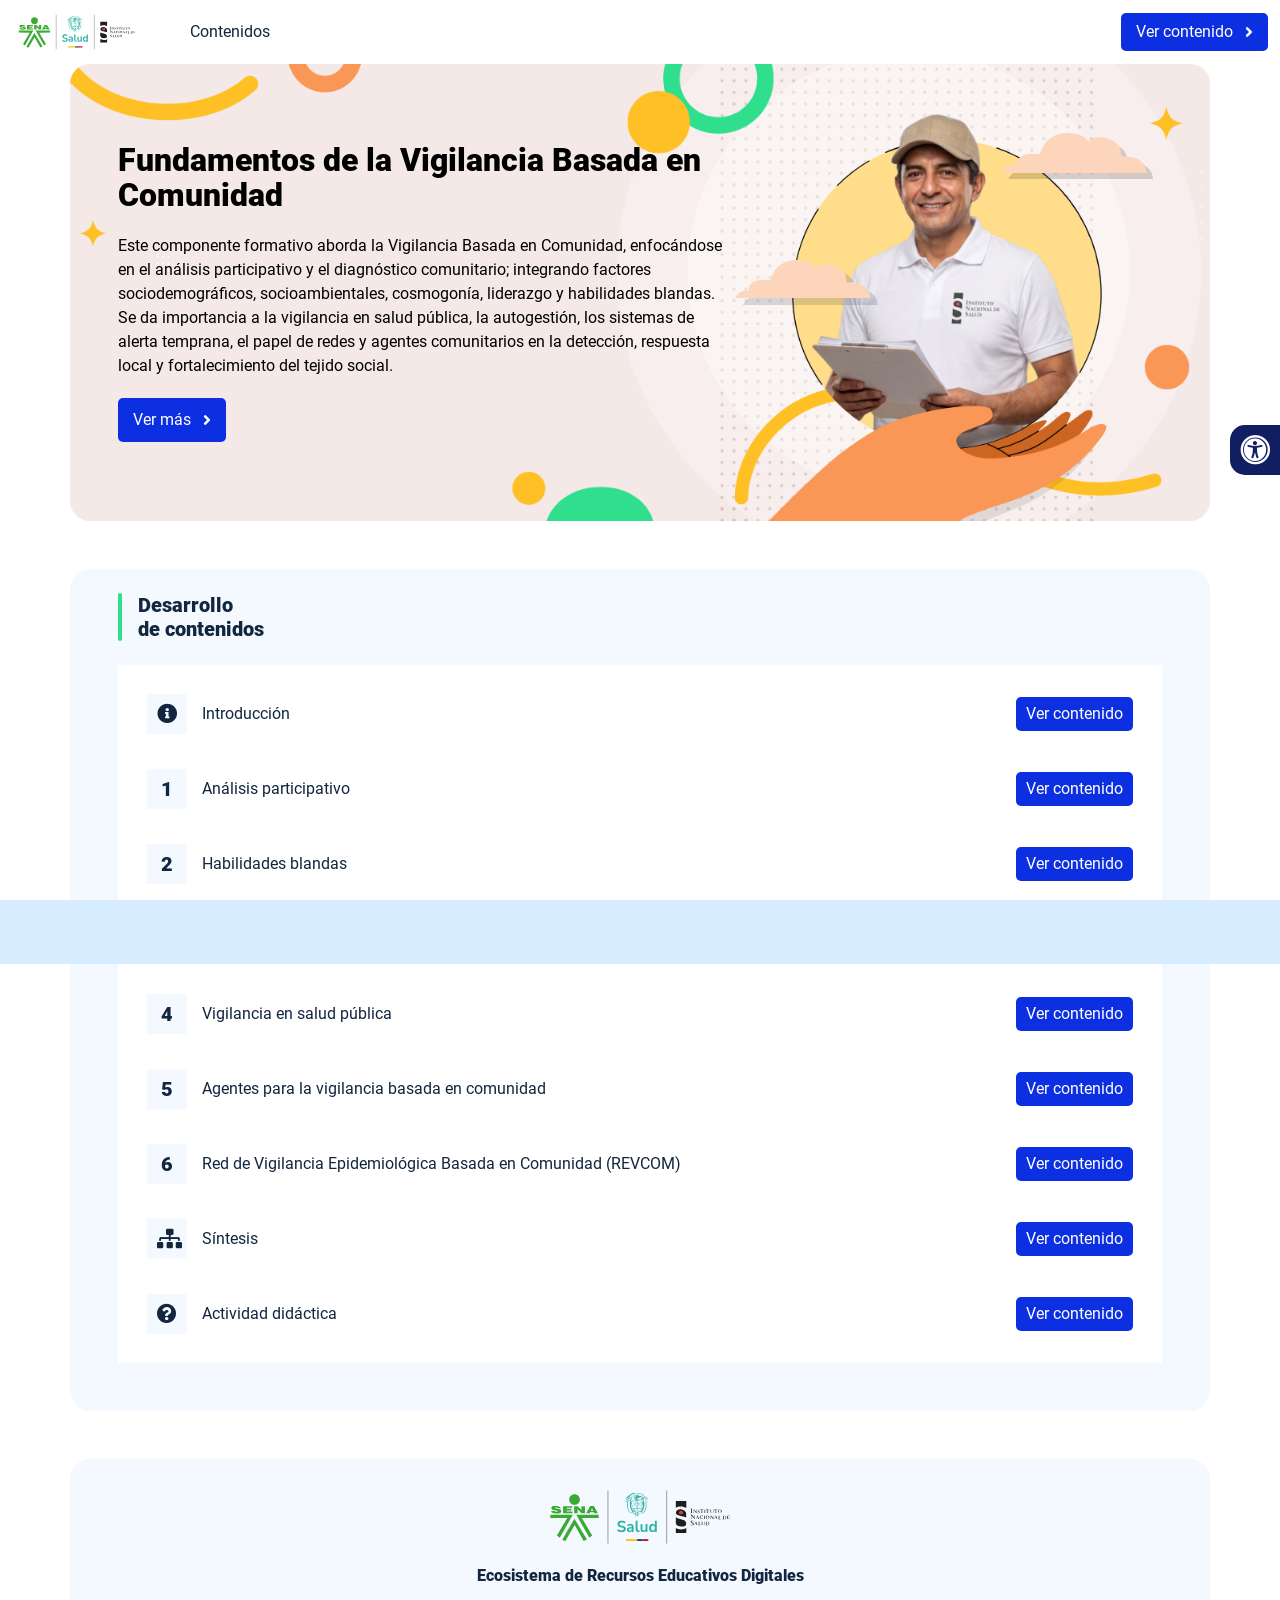
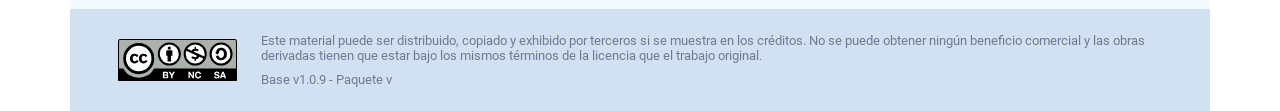
<file: index.html>
<!DOCTYPE html><html lang=""><head><meta charset="utf-8"><meta http-equiv="X-UA-Compatible" content="IE=edge"><meta name="viewport" content="width=device-width,initial-scale=1"><link rel="icon" href="favicon.ico"><link rel="stylesheet" href="https://cdnjs.cloudflare.com/ajax/libs/font-awesome/6.5.0/css/all.min.css"><title>Fundamentos de la Vigilancia Basada en Comunidad</title><link href="css/chunk-0e887bde.228595e2.css" rel="prefetch"><link href="css/chunk-231fa07a.efbc1846.css" rel="prefetch"><link href="css/chunk-29e742af.228595e2.css" rel="prefetch"><link href="css/chunk-4362a688.228595e2.css" rel="prefetch"><link href="css/chunk-4f24738e.9a3a8379.css" rel="prefetch"><link href="css/chunk-4fe92370.776f4010.css" rel="prefetch"><link href="css/chunk-5a19f5d6.228595e2.css" rel="prefetch"><link href="css/chunk-62c2bfae.228595e2.css" rel="prefetch"><link href="css/chunk-658df628.70e477c4.css" rel="prefetch"><link href="css/chunk-76ce441d.228595e2.css" rel="prefetch"><link href="css/chunk-95bd6a28.228595e2.css" rel="prefetch"><link href="css/chunk-b6e71aae.52642dbc.css" rel="prefetch"><link href="css/chunk-e5c2da8c.d0960482.css" rel="prefetch"><link href="css/chunk-f0eb0786.228595e2.css" rel="prefetch"><link href="css/comple.3a8b4f0c.css" rel="prefetch"><link href="css/creditos.fd784336.css" rel="prefetch"><link href="css/glosario.2a7ae844.css" rel="prefetch"><link href="css/referencias.25e9bdee.css" rel="prefetch"><link href="js/actividad.5a697b18.js" rel="prefetch"><link href="js/chunk-0e887bde.dae64ab8.js" rel="prefetch"><link href="js/chunk-14bc40ad.8c962b19.js" rel="prefetch"><link href="js/chunk-1819c3ee.29d2e25e.js" rel="prefetch"><link href="js/chunk-1be63525.ce144bf2.js" rel="prefetch"><link href="js/chunk-231fa07a.5ed3b22a.js" rel="prefetch"><link href="js/chunk-25c5bc2d.a68bd4aa.js" rel="prefetch"><link href="js/chunk-29e742af.5e543368.js" rel="prefetch"><link href="js/chunk-2d0b347a.203ef45f.js" rel="prefetch"><link href="js/chunk-2d0b5d7a.b092c0ee.js" rel="prefetch"><link href="js/chunk-2d0d8399.04894325.js" rel="prefetch"><link href="js/chunk-2d0e97fd.206f4dcd.js" rel="prefetch"><link href="js/chunk-2d222316.95b2c736.js" rel="prefetch"><link href="js/chunk-3a2b39e0.b306826f.js" rel="prefetch"><link href="js/chunk-3f20a881.6092c6de.js" rel="prefetch"><link href="js/chunk-4362a688.180ad899.js" rel="prefetch"><link href="js/chunk-4a6f7ca8.f5874844.js" rel="prefetch"><link href="js/chunk-4f24738e.e307572d.js" rel="prefetch"><link href="js/chunk-4fe92370.67cbc6fa.js" rel="prefetch"><link href="js/chunk-5a19f5d6.2c01af83.js" rel="prefetch"><link href="js/chunk-61f9b076.02de9057.js" rel="prefetch"><link href="js/chunk-62c2bfae.5a4e8ce1.js" rel="prefetch"><link href="js/chunk-658df628.4ba6785c.js" rel="prefetch"><link href="js/chunk-76ce441d.7cc840b6.js" rel="prefetch"><link href="js/chunk-77a835e0.0cb4f769.js" rel="prefetch"><link href="js/chunk-8086e044.1c8cad9a.js" rel="prefetch"><link href="js/chunk-95bd6a28.63f0c57a.js" rel="prefetch"><link href="js/chunk-b6e71aae.8c03e092.js" rel="prefetch"><link href="js/chunk-c6b53126.eea72cc5.js" rel="prefetch"><link href="js/chunk-dab0b444.1c48d05f.js" rel="prefetch"><link href="js/chunk-de4942d8.de8f5cb6.js" rel="prefetch"><link href="js/chunk-e0ec3ff0.4b01b494.js" rel="prefetch"><link href="js/chunk-e5c2da8c.a9608c46.js" rel="prefetch"><link href="js/chunk-efedb62c.f2fa04ee.js" rel="prefetch"><link href="js/chunk-f0eb0786.b560768c.js" rel="prefetch"><link href="js/comple.b973368e.js" rel="prefetch"><link href="js/creditos.352bdda1.js" rel="prefetch"><link href="js/glosario.5ecd4e81.js" rel="prefetch"><link href="js/intro.ddac8d95.js" rel="prefetch"><link href="js/referencias.9143a58a.js" rel="prefetch"><link href="js/sintesis.84980ddd.js" rel="prefetch"><link href="js/tema1.f5584627.js" rel="prefetch"><link href="js/tema2.6339c0d7.js" rel="prefetch"><link href="js/tema3.f1ceda07.js" rel="prefetch"><link href="js/tema4.699027fa.js" rel="prefetch"><link href="js/tema5.703135a1.js" rel="prefetch"><link href="js/tema6.b7db0f3a.js" rel="prefetch"><link href="css/app.a2841964.css" rel="preload" as="style"><link href="css/chunk-vendors.c2b7ca14.css" rel="preload" as="style"><link href="js/app.339476ab.js" rel="preload" as="script"><link href="js/chunk-vendors.23af715a.js" rel="preload" as="script"><link href="css/chunk-vendors.c2b7ca14.css" rel="stylesheet"><link href="css/app.a2841964.css" rel="stylesheet"></head><body><noscript><strong>We're sorry but Fundamentos de la Vigilancia Basada en Comunidad doesn't work properly without JavaScript enabled. Please enable it to continue.</strong></noscript><div id="app"></div><script src="js/chunk-vendors.23af715a.js"></script><script src="js/app.339476ab.js"></script></body></html>
</file>
<file: css/chunk-0e887bde.228595e2.css>
.actividad[data-v-7ad455f4]{background-color:#f2f2f2}.horizontal-scroll__wrapper[data-v-7ad455f4]{overflow:hidden}.horizontal-scroll[data-v-7ad455f4]{display:flex;transition:transform .5s ease-in-out;align-items:center;flex-wrap:nowrap}.horizontal-scroll[data-v-7ad455f4]:not(.row){width:100%}.horizontal-scroll--item-fw[data-v-7ad455f4]>div{flex-grow:0;flex-shrink:0;width:100%;margin:0!important}
</file>
<file: css/chunk-231fa07a.efbc1846.css>
.actividad{background-color:#f2f2f2}.banner-interno{position:relative}.banner-interno__fondo{position:absolute;top:0;bottom:-50px;left:0;right:0;background-color:#ffc025;background-size:cover;background-position:50%}.banner-interno__titulo{display:flex;align-items:center}.banner-interno__titulo__icono{display:block;width:32px;height:32px;border-radius:50%;background-color:#000;position:relative}.banner-interno__titulo__icono i{color:#ffc025;position:absolute;left:50%;top:50%;transform:translate(-50%,-50%)}.banner-interno__titulo h1,.banner-interno__titulo h2,.banner-interno__titulo h3,.banner-interno__titulo h4,.banner-interno__titulo h5,.banner-interno__titulo h6{color:#000;line-height:1.1em}
</file>
<file: css/chunk-29e742af.228595e2.css>
.actividad[data-v-7ad455f4]{background-color:#f2f2f2}.horizontal-scroll__wrapper[data-v-7ad455f4]{overflow:hidden}.horizontal-scroll[data-v-7ad455f4]{display:flex;transition:transform .5s ease-in-out;align-items:center;flex-wrap:nowrap}.horizontal-scroll[data-v-7ad455f4]:not(.row){width:100%}.horizontal-scroll--item-fw[data-v-7ad455f4]>div{flex-grow:0;flex-shrink:0;width:100%;margin:0!important}
</file>
<file: css/chunk-4362a688.228595e2.css>
.actividad[data-v-7ad455f4]{background-color:#f2f2f2}.horizontal-scroll__wrapper[data-v-7ad455f4]{overflow:hidden}.horizontal-scroll[data-v-7ad455f4]{display:flex;transition:transform .5s ease-in-out;align-items:center;flex-wrap:nowrap}.horizontal-scroll[data-v-7ad455f4]:not(.row){width:100%}.horizontal-scroll--item-fw[data-v-7ad455f4]>div{flex-grow:0;flex-shrink:0;width:100%;margin:0!important}
</file>
<file: css/chunk-4f24738e.9a3a8379.css>
.actividad{background-color:#f2f2f2}.barra-avance{display:flex;align-items:center;justify-content:space-between;position:fixed;bottom:0;left:0;width:100%;padding:10px;background-color:#d8ecff;transition:transform .5s ease-in-out;z-index:100000}.barra-avance__barra{margin:0 20px;flex:1;position:relative;max-width:800px}.barra-avance__barra--amarilla,.barra-avance__barra--blanca{height:4px}.barra-avance__barra--amarilla:after,.barra-avance__barra--amarilla:before,.barra-avance__barra--blanca:after,.barra-avance__barra--blanca:before{content:"";display:block;width:10px;height:10px;border-radius:50%;position:absolute;top:50%}.barra-avance__barra--amarilla:before,.barra-avance__barra--blanca:before{left:0;transform:translate(-50%,-50%)}.barra-avance__barra--amarilla:after,.barra-avance__barra--blanca:after{right:0;transform:translate(50%,-50%)}.barra-avance__barra--blanca,.barra-avance__barra--blanca:after,.barra-avance__barra--blanca:before{background-color:#fff}.barra-avance__barra--amarilla{position:absolute;width:100%;top:0;background-color:#0b2fe1}.barra-avance__barra--amarilla:after,.barra-avance__barra--amarilla:before{background-color:#0b2fe1}.barra-avance__boton--regresar{background-color:#b0c0d2}.barra-avance__boton--regresar span{color:#111e61!important}.barra-avance__boton--disable{opacity:0;pointer-events:none}.barra-avance--open{transform:translateY(0)}.barra-avance--close{transform:translateY(100%)}
</file>
<file: css/chunk-4fe92370.776f4010.css>
.actividad[data-v-0c67a6c8]{background-color:#f2f2f2}.accesibilidad[data-v-0c67a6c8]{position:fixed;right:0;top:50vh;height:50px;background-color:#111e61;border-top-left-radius:15px;border-bottom-left-radius:15px;transform:translateY(-50%) translateX(100%) translateX(-50px);overflow:hidden;transition:transform .3s ease-in-out,height .3s ease-in-out}.accesibilidad[data-v-0c67a6c8]:hover{transform:translateY(-50%) translateX(0);height:12.75rem}.accesibilidad [data-v-0c67a6c8]{color:#fff}.accesibilidad__menu__content .accesibilidad__menu__item[data-v-0c67a6c8]{cursor:pointer}.accesibilidad__menu__content .accesibilidad__menu__item[data-v-0c67a6c8]:hover{background-color:#273685}.accesibilidad__menu__content .accesibilidad__menu__item[data-v-0c67a6c8]:last-child{border:none}.accesibilidad__menu__item[data-v-0c67a6c8]{display:flex;align-items:center;padding:10px;border-bottom:1px solid #273685;line-height:1em;-webkit-user-select:none;-moz-user-select:none;user-select:none}.accesibilidad__menu i[data-v-0c67a6c8]{font-size:30px;font-style:normal;margin-right:10px;line-height:1em}.accesibilidad__menu img[data-v-0c67a6c8]{width:30px;margin-right:10px}
</file>
<file: css/chunk-5a19f5d6.228595e2.css>
.actividad[data-v-7ad455f4]{background-color:#f2f2f2}.horizontal-scroll__wrapper[data-v-7ad455f4]{overflow:hidden}.horizontal-scroll[data-v-7ad455f4]{display:flex;transition:transform .5s ease-in-out;align-items:center;flex-wrap:nowrap}.horizontal-scroll[data-v-7ad455f4]:not(.row){width:100%}.horizontal-scroll--item-fw[data-v-7ad455f4]>div{flex-grow:0;flex-shrink:0;width:100%;margin:0!important}
</file>
<file: css/chunk-62c2bfae.228595e2.css>
.actividad[data-v-7ad455f4]{background-color:#f2f2f2}.horizontal-scroll__wrapper[data-v-7ad455f4]{overflow:hidden}.horizontal-scroll[data-v-7ad455f4]{display:flex;transition:transform .5s ease-in-out;align-items:center;flex-wrap:nowrap}.horizontal-scroll[data-v-7ad455f4]:not(.row){width:100%}.horizontal-scroll--item-fw[data-v-7ad455f4]>div{flex-grow:0;flex-shrink:0;width:100%;margin:0!important}
</file>
<file: css/chunk-658df628.70e477c4.css>
.actividad[data-v-4b530076]{background-color:#f2f2f2}img[data-v-4b530076]{width:auto;height:auto;display:block;margin:auto}.tarjeta--pregunta[data-v-4b530076]{background:#dce4eb}.tarjeta-respuesta[data-v-4b530076]{border:2px solid transparent;cursor:pointer;transition:border-color .2s}.tarjeta-respuesta[data-v-4b530076]:hover{border-color:#556a82}.tarjeta-respuesta:hover .tarjeta-respuesta__icon[data-v-4b530076]:not(.tarjeta-respuesta__icon--correcto):not(.tarjeta-respuesta__icon--incorrecto){background-image:url(../img/vacio-hover.93a4e964.svg)}.tarjeta-respuesta--correcta[data-v-4b530076]{border-color:#61ca92;background-color:#ebfff0}.tarjeta-respuesta--correcta[data-v-4b530076]:hover{border-color:#61ca92}.tarjeta-respuesta--incorrecta[data-v-4b530076]{border-color:#ff6b6b;background-color:#ffedec}.tarjeta-respuesta--incorrecta[data-v-4b530076]:hover{border-color:#ff6b6b}.tarjeta-respuesta--disabled[data-v-4b530076]{cursor:not-allowed;pointer-events:none}.tarjeta-respuesta__icon[data-v-4b530076]{width:32px;height:32px;position:relative;background-image:url(../img/vacio.50c4f935.svg)}.tarjeta-respuesta__icon[data-v-4b530076]:hover{background-image:url(../img/vacio-hover.93a4e964.svg)}.tarjeta-respuesta__icon--correcto[data-v-4b530076]{background-image:url(../img/correcto.02ee766f.svg)}.tarjeta-respuesta__icon--incorrecto[data-v-4b530076]{background-image:url(../img/incorrecto.685f2c72.svg)}.actividad[data-v-56509a66]{background-color:#f2f2f2}.tarjeta-avance[data-v-56509a66]{background-color:#dce4eb;border-bottom-right-radius:10px;border-bottom-left-radius:10px;overflow:hidden}@media (max-width:560px){.tarjeta-avance[data-v-56509a66]{padding-left:.85rem!important}}.tarjeta-avance .boton[data-v-56509a66]{border-radius:0}.tarjeta-avance .boton--disabled[data-v-56509a66]{opacity:.5;pointer-events:none}.tarjeta-avance__barra-container[data-v-56509a66]{background-color:#b4cce3;border-radius:8px;height:16px;overflow:hidden}.tarjeta-avance__barra-container .tarjeta-avance__barra[data-v-56509a66]{background-color:#2c70ab;height:100%;border-radius:8px;width:0;transition:width .5s}.actividad[data-v-63d91fa0]{background-color:#f2f2f2}.resultados__icono[data-v-63d91fa0]{width:150px;height:150px;background-size:cover;background-repeat:no-repeat}.resultados__icono--correcto[data-v-63d91fa0]{background-image:url(../img/correcto.02ee766f.svg)}.resultados__icono--incorrecto[data-v-63d91fa0]{background-image:url(../img/incorrecto.685f2c72.svg)}@media (max-width:560px){.resultados__icono[data-v-63d91fa0]{width:80px;height:80px}}.circle-container[data-v-63d91fa0]{width:150px;height:150px;position:relative;display:flex;justify-content:center;align-items:center}.circle[data-v-63d91fa0]{transform:rotate(0deg);width:100%;height:100%}.circle-bg[data-v-63d91fa0]{fill:none;stroke:#eee;stroke-width:3.8}.circle-progress[data-v-63d91fa0]{fill:none;stroke:url(#progressGradient);stroke-width:3.8;stroke-linecap:round;transition:stroke-dasharray .1s}.percentage-text[data-v-63d91fa0]{position:absolute;font-size:1.5rem;font-weight:700;color:#666}.actividad[data-v-7a28feec]{background-color:#f2f2f2}.boton--disabled[data-v-7a28feec]{opacity:.5;pointer-events:none}.tarjeta--lightest-gray[data-v-7a28feec]{border:3px solid #dce4eb}
</file>
<file: css/chunk-76ce441d.228595e2.css>
.actividad[data-v-7ad455f4]{background-color:#f2f2f2}.horizontal-scroll__wrapper[data-v-7ad455f4]{overflow:hidden}.horizontal-scroll[data-v-7ad455f4]{display:flex;transition:transform .5s ease-in-out;align-items:center;flex-wrap:nowrap}.horizontal-scroll[data-v-7ad455f4]:not(.row){width:100%}.horizontal-scroll--item-fw[data-v-7ad455f4]>div{flex-grow:0;flex-shrink:0;width:100%;margin:0!important}
</file>
<file: css/chunk-95bd6a28.228595e2.css>
.actividad[data-v-7ad455f4]{background-color:#f2f2f2}.horizontal-scroll__wrapper[data-v-7ad455f4]{overflow:hidden}.horizontal-scroll[data-v-7ad455f4]{display:flex;transition:transform .5s ease-in-out;align-items:center;flex-wrap:nowrap}.horizontal-scroll[data-v-7ad455f4]:not(.row){width:100%}.horizontal-scroll--item-fw[data-v-7ad455f4]>div{flex-grow:0;flex-shrink:0;width:100%;margin:0!important}
</file>
<file: css/chunk-b6e71aae.52642dbc.css>
.actividad[data-v-7c705210]{background-color:#f2f2f2}.header[data-v-7c705210]{position:sticky;top:0;padding-top:10px;padding-bottom:10px;background-color:#fff;z-index:10010;line-height:1.1em}.header__logo[data-v-7c705210]{width:50px}@media (max-width:576px){.header__componente-formativo[data-v-7c705210]{font-size:.8em}}.header__menu[data-v-7c705210]{cursor:pointer}.header__menu span[data-v-7c705210]{font-size:.7em;display:block;line-height:1em;text-align:center;color:#111e61}.header__menu__btn[data-v-7c705210]{width:30px;height:30px;position:relative;margin-bottom:4px}.header__menu__btn .line-1[data-v-7c705210],.header__menu__btn .line-2[data-v-7c705210],.header__menu__btn .line-3[data-v-7c705210]{height:4px;width:30px;background-color:#111e61;transform-origin:center center;position:absolute;left:0;border-radius:2px}.header__menu__btn .line-1[data-v-7c705210]{top:4px;animation:line-1-inactive-7c705210 .5s ease-in-out forwards}.header__menu__btn .line-2[data-v-7c705210]{top:13px;animation:line-2-inactive-7c705210 .5s ease-in-out forwards}.header__menu__btn .line-3[data-v-7c705210]{top:22px;animation:line-3-inactive-7c705210 .5s ease-in-out forwards}.header__menu__btn[data-v-7c705210]:hover{cursor:pointer}.header__menu__btn--open .line-1[data-v-7c705210]{animation:line-1-active-7c705210 .5s ease-in-out forwards}.header__menu__btn--open .line-2[data-v-7c705210]{animation:line-2-active-7c705210 .5s ease-in-out forwards}.header__menu__btn--open .line-3[data-v-7c705210]{animation:line-3-active-7c705210 .5s ease-in-out forwards}@keyframes line-1-active-7c705210{0%{transform:translate(0) rotate(0)}50%{transform:translateY(9px) rotate(0)}to{transform:translateY(9px) rotate(45deg)}}@keyframes line-2-active-7c705210{0%{transform:scale(1)}to{transform:scale(0)}}@keyframes line-3-active-7c705210{0%{transform:translate(0) rotate(0)}50%{transform:translateY(-9px) rotate(0)}to{transform:translateY(-9px) rotate(-45deg)}}@keyframes line-1-inactive-7c705210{0%{transform:translateY(9px) rotate(45deg)}50%{transform:translateY(9px) rotate(0)}to{transform:translate(0) rotate(0)}}@keyframes line-2-inactive-7c705210{0%{transform:scale(0)}to{transform:scale(1)}}@keyframes line-3-inactive-7c705210{0%{transform:translateY(-9px) rotate(-45deg)}50%{transform:translateY(-9px) rotate(0)}to{transform:translate(0) rotate(0)}}
</file>
<file: css/chunk-e5c2da8c.d0960482.css>
.actividad{background-color:#f2f2f2}.aside-menu{position:fixed;top:70px;min-height:calc(100vh - 70px);max-height:calc(100vh - 70px);background-color:#f3f9ff;transition:flex .5s ease-in-out,width .5s ease-in-out;overflow-x:hidden;z-index:100001;width:300px}.aside-menu__black-background{position:fixed;inset:0;top:70px;background:rgba(0,0,0,.8);cursor:pointer}.aside-menu a{color:#111e61}.aside-menu__content{width:300px;display:flex;flex-direction:column;justify-content:space-between;min-height:calc(100vh - 70px);max-height:calc(100vh - 70px);border-right:1px solid #d8ecff;position:absolute;background:#fff}@media (max-height:800px){.aside-menu__content{min-height:800px;max-height:800px;overflow-y:auto}}.aside-menu__header{padding:10px;text-align:center;background-color:#d8ecff}.aside-menu__header h4{margin:0}.aside-menu__menu{overflow-y:auto;flex-grow:1;list-style:none;padding-left:0;margin-bottom:0}.aside-menu__menu__item--active .aside-menu__menu__item__lnk,.aside-menu__menu__item--active .aside-menu__sec-menu__item__lnk{background-color:#d8ecff;font-weight:700}.aside-menu__menu__item--sub-menu:hover,.aside-menu__menu__item:hover,.aside-menu__sec-menu__item:hover{background-color:#d8ecff}.aside-menu__menu__item--sub-menu{padding-left:10px}.aside-menu__menu__item--sub-menu--active .aside-menu__menu__item__lnk,.aside-menu__menu__item--sub-menu--active .aside-menu__sec-menu__item__lnk{background-color:#d8ecff;font-weight:700;position:relative}.aside-menu__menu__item--sub-menu--active .aside-menu__menu__item__lnk:before,.aside-menu__menu__item--sub-menu--active .aside-menu__sec-menu__item__lnk:before{content:"";display:block;position:absolute;left:0;bottom:0;top:0;width:4px;border-radius:2px;background-color:#30df8e}.aside-menu__menu__item__lnk,.aside-menu__sec-menu__item__lnk{display:flex;align-items:center;padding:10px 15px;line-height:1.1em}.aside-menu__menu__item__lnk i,.aside-menu__menu__item__lnk span,.aside-menu__sec-menu__item__lnk i,.aside-menu__sec-menu__item__lnk span{margin-right:10px}.aside-menu__menu__item__lnk i:last-child,.aside-menu__menu__item__lnk span:last-child,.aside-menu__sec-menu__item__lnk i:last-child,.aside-menu__sec-menu__item__lnk span:last-child{margin-right:0}.aside-menu__sec-menu{background-color:#d8ecff;padding:10px 0;flex-shrink:0;margin-bottom:0}.aside-menu__sec-menu__item{padding:10px 15px}.aside-menu__sec-menu__item__lnk{padding:0;border-radius:1em}.aside-menu__sec-menu__item__lnk i{display:block;width:2em;height:2em;padding:.5em 0;text-align:center;background-color:#fff;border-radius:50%}.aside-menu__sec-menu__item__lnk:hover{background-color:#fff}@media (max-width:576px){.aside-menu__sec-menu{padding-bottom:110px}}.main-menu-enter-active{animation:main-menu-open-animation .3s}.main-menu-enter-active .aside-menu__black-background{animation:main-menu-background-animation .3s}.main-menu-leave-active{animation:main-menu-open-animation .3s reverse}.main-menu-leave-active .aside-menu__black-background{animation:main-menu-background-animation .3s reverse}@keyframes main-menu-open-animation{0%{width:0}to{width:300px}}@keyframes main-menu-background-animation{0%{opacity:0}to{opacity:1}}
</file>
<file: css/chunk-f0eb0786.228595e2.css>
.actividad[data-v-7ad455f4]{background-color:#f2f2f2}.horizontal-scroll__wrapper[data-v-7ad455f4]{overflow:hidden}.horizontal-scroll[data-v-7ad455f4]{display:flex;transition:transform .5s ease-in-out;align-items:center;flex-wrap:nowrap}.horizontal-scroll[data-v-7ad455f4]:not(.row){width:100%}.horizontal-scroll--item-fw[data-v-7ad455f4]>div{flex-grow:0;flex-shrink:0;width:100%;margin:0!important}
</file>
<file: css/comple.3a8b4f0c.css>
.banner-interno{position:relative}.banner-interno__fondo{position:absolute;top:0;bottom:-50px;left:0;right:0;background-color:#ffc025;background-size:cover;background-position:50%}.banner-interno__titulo{display:flex;align-items:center}.banner-interno__titulo__icono{display:block;width:32px;height:32px;border-radius:50%;background-color:#000;position:relative}.banner-interno__titulo__icono i{color:#ffc025;position:absolute;left:50%;top:50%;transform:translate(-50%,-50%)}.banner-interno__titulo h1,.banner-interno__titulo h2,.banner-interno__titulo h3,.banner-interno__titulo h4,.banner-interno__titulo h5,.banner-interno__titulo h6{color:#000;line-height:1.1em}.actividad{background-color:#f2f2f2}.complementario__enlaces{display:flex;justify-content:center;flex-wrap:wrap}.complementario__enlaces a{margin:0 5px}.complementario__btn{font-size:1.5em;line-height:1em}table{width:calc(100% - 1px);min-width:800px}table thead{background-color:#d8ecff}table thead th{border-color:#d8ecff}table td,table th{padding:25px 20px;text-align:center}
</file>
<file: css/creditos.fd784336.css>
.banner-interno{position:relative}.banner-interno__fondo{position:absolute;top:0;bottom:-50px;left:0;right:0;background-color:#ffc025;background-size:cover;background-position:50%}.banner-interno__titulo{display:flex;align-items:center}.banner-interno__titulo__icono{display:block;width:32px;height:32px;border-radius:50%;background-color:#000;position:relative}.banner-interno__titulo__icono i{color:#ffc025;position:absolute;left:50%;top:50%;transform:translate(-50%,-50%)}.banner-interno__titulo h1,.banner-interno__titulo h2,.banner-interno__titulo h3,.banner-interno__titulo h4,.banner-interno__titulo h5,.banner-interno__titulo h6{color:#000;line-height:1.1em}.actividad{background-color:#f2f2f2}.creditos-vista .tarjeta.credito{background-color:#d2e1f1}.creditos{color:#727997;overflow-x:auto}.creditos__item{min-width:490px}.creditos p{line-height:1.3em;margin-bottom:0;color:#727997}.creditos__titulo{font-weight:700;background-color:#d2e1f1;padding:5px 10px;border-top-radius:5px;border-top-left-radius:5px;border-top-right-radius:5px}.creditos table td,.creditos table th{border-color:#d2e1f1}
</file>
<file: css/glosario.2a7ae844.css>
.banner-interno{position:relative}.banner-interno__fondo{position:absolute;top:0;bottom:-50px;left:0;right:0;background-color:#ffc025;background-size:cover;background-position:50%}.banner-interno__titulo{display:flex;align-items:center}.banner-interno__titulo__icono{display:block;width:32px;height:32px;border-radius:50%;background-color:#000;position:relative}.banner-interno__titulo__icono i{color:#ffc025;position:absolute;left:50%;top:50%;transform:translate(-50%,-50%)}.banner-interno__titulo h1,.banner-interno__titulo h2,.banner-interno__titulo h3,.banner-interno__titulo h4,.banner-interno__titulo h5,.banner-interno__titulo h6{color:#000;line-height:1.1em}.actividad{background-color:#f2f2f2}.glosario__letra-item{display:flex}.glosario__letra-item__texto{padding-top:5px}.glosario__letra-item__letra__icono{width:32px;height:32px;position:relative;line-height:1em;border-radius:50%;background-color:#d2e1f1}.glosario__letra-item__letra__icono span{position:absolute;left:50%;top:50%;transform:translate(-50%,-50%);font-size:1.1em;font-weight:900}
</file>
<file: css/referencias.25e9bdee.css>
.banner-interno{position:relative}.banner-interno__fondo{position:absolute;top:0;bottom:-50px;left:0;right:0;background-color:#ffc025;background-size:cover;background-position:50%}.banner-interno__titulo{display:flex;align-items:center}.banner-interno__titulo__icono{display:block;width:32px;height:32px;border-radius:50%;background-color:#000;position:relative}.banner-interno__titulo__icono i{color:#ffc025;position:absolute;left:50%;top:50%;transform:translate(-50%,-50%)}.banner-interno__titulo h1,.banner-interno__titulo h2,.banner-interno__titulo h3,.banner-interno__titulo h4,.banner-interno__titulo h5,.banner-interno__titulo h6{color:#000;line-height:1.1em}.actividad{background-color:#f2f2f2}.referencias__item:last-child hr{display:none}.referencias__item a{color:#2196f3;text-decoration:underline;overflow-wrap:break-word}
</file>
<file: css/app.a2841964.css>
*,:after,:before{box-sizing:inherit}html{height:100%;line-height:1.15;box-sizing:border-box;-webkit-font-smoothing:antialiased;-moz-osx-font-smoothing:grayscale;-webkit-text-size-adjust:100%;-ms-text-size-adjust:100%;text-rendering:optimizeLegibility}a,abbr,acronym,address,applet,article,aside,audio,b,big,blockquote,body,canvas,caption,center,cite,code,dd,del,details,dfn,div,dl,dt,em,embed,fieldset,figcaption,figure,footer,form,h1,h2,h3,h4,h5,h6,header,hgroup,html,i,iframe,img,ins,kbd,label,legend,li,mark,menu,nav,object,ol,output,p,pre,q,ruby,s,samp,section,small,span,strike,strong,sub,summary,sup,table,tbody,td,tfoot,th,thead,time,tr,tt,u,ul,var,video{margin:0;padding:0;border:0;outline:0;background:transparent;vertical-align:baseline}article,aside,details,figcaption,figure,footer,header,main,menu,nav,section,summary{display:block}[hidden],template{display:none}hr{box-sizing:content-box;height:0;border-bottom:1px solid #e8e8e8;border-left:0;border-right:0;border-top:0;margin:1.5em 0;overflow:visible}[hidden]{display:none}a{font-family:Roboto,sans-serif;font-size:1em;font-weight:400;text-decoration:none;color:#12263f;background-color:transparent;transition:all .15s ease-in-out;-webkit-text-decoration-skip:objects}a:active,a:hover{outline-width:0}a:active,a:focus,a:hover{color:#000}[type=button],[type=reset],[type=submit],button{-webkit-appearance:none;-moz-appearance:none;appearance:none;cursor:pointer;display:inline-block;vertical-align:middle;border:0;border-radius:5px;color:#12263f;background-color:#0b2fe1;font-family:Roboto,sans-serif;font-weight:400;font-size:1em;-webkit-font-smoothing:antialiased;line-height:1em;white-space:nowrap;text-decoration:none;text-transform:none;padding:.75em 1.5em;margin:0;-webkit-user-select:none;-moz-user-select:none;user-select:none;overflow:visible;transition:background-color .15s ease-in-out}[type=button]:focus,[type=button]:hover,[type=reset]:focus,[type=reset]:hover,[type=submit]:focus,[type=submit]:hover,button:focus,button:hover{background-color:#0b2fe1;color:#12263f}[type=button]:disabled,[type=reset]:disabled,[type=submit]:disabled,button:disabled{cursor:not-allowed;opacity:.5}[type=button]:disabled:hover,[type=reset]:disabled:hover,[type=submit]:disabled:hover,button:disabled:hover{background-color:#0b2fe1}input,select,textarea{margin:0;display:block;font-family:Roboto,sans-serif;font-size:16px}input{overflow:visible}[type=color],[type=date],[type=datetime-local],[type=datetime],[type=email],[type=month],[type=number],[type=password],[type=search],[type=tel],[type=text],[type=time],[type=url],[type=week],input:not([type]),select,select[multiple],textarea{background-color:#fff;border:1px solid #e8e8e8;border-radius:5px;box-shadow:inset 0 1px 3px rgba(0,0,0,.06);box-sizing:inherit;margin-bottom:.75em;padding:.5em;transition:border-color .15s ease-in-out;width:100%}[type=color]:hover,[type=date]:hover,[type=datetime-local]:hover,[type=datetime]:hover,[type=email]:hover,[type=month]:hover,[type=number]:hover,[type=password]:hover,[type=search]:hover,[type=tel]:hover,[type=text]:hover,[type=time]:hover,[type=url]:hover,[type=week]:hover,input:not([type]):hover,select:hover,select[multiple]:hover,textarea:hover{border-color:shade(#e8e8e8,20%)}[type=color]:focus,[type=date]:focus,[type=datetime-local]:focus,[type=datetime]:focus,[type=email]:focus,[type=month]:focus,[type=number]:focus,[type=password]:focus,[type=search]:focus,[type=tel]:focus,[type=text]:focus,[type=time]:focus,[type=url]:focus,[type=week]:focus,input:not([type]):focus,select:focus,select[multiple]:focus,textarea:focus{border-color:#30df8e;box-shadow:inset 0 1px 3px rgba(0,0,0,.06),0 0 5px rgba(255,185,12,.7);outline:none}[type=color]:disabled,[type=date]:disabled,[type=datetime-local]:disabled,[type=datetime]:disabled,[type=email]:disabled,[type=month]:disabled,[type=number]:disabled,[type=password]:disabled,[type=search]:disabled,[type=tel]:disabled,[type=text]:disabled,[type=time]:disabled,[type=url]:disabled,[type=week]:disabled,input:not([type]):disabled,select:disabled,select[multiple]:disabled,textarea:disabled{background-color:shade(#fff,5%);cursor:not-allowed}[type=color]:disabled:hover,[type=date]:disabled:hover,[type=datetime-local]:disabled:hover,[type=datetime]:disabled:hover,[type=email]:disabled:hover,[type=month]:disabled:hover,[type=number]:disabled:hover,[type=password]:disabled:hover,[type=search]:disabled:hover,[type=tel]:disabled:hover,[type=text]:disabled:hover,[type=time]:disabled:hover,[type=url]:disabled:hover,[type=week]:disabled:hover,input:not([type]):disabled:hover,select:disabled:hover,select[multiple]:disabled:hover,textarea:disabled:hover{border:1px solid #e8e8e8}select{text-transform:none;max-width:100%;border-radius:5px}::-webkit-file-upload-button{background-color:#0b2fe1;border:none;cursor:pointer;color:#12263f;border-radius:5px;padding:.75em 1.5em}::-webkit-file-upload-button:hover{background-color:#0b2fe1}optgroup{font-weight:700}fieldset{border:1px solid #e8e8e8;background-color:transparent;padding:1.5em;-webkit-margin-start:0;-webkit-margin-end:0;-webkit-padding-before:1.5em;-webkit-padding-start:1.5em;-webkit-padding-end:1.5em;-webkit-padding-after:1.5em}legend{box-sizing:border-box;color:inherit;display:table;max-width:100%;padding:0;white-space:normal;font-weight:600;-webkit-padding-start:0;-webkit-padding-end:0}label,legend{margin-bottom:.375em}label{display:block;font-size:1em;font-family:Roboto,sans-serif;font-weight:900}textarea{overflow:auto;resize:vertical}[type=checkbox],[type=radio]{box-sizing:border-box;padding:0;display:inline;margin-right:.375em}[type=number]::-webkit-inner-spin-button,[type=number]::-webkit-outer-spin-button{height:auto}[type=search]{-webkit-appearance:textfield;outline-offset:-2px}[type=search]::-webkit-search-cancel-button,[type=search]::-webkit-search-decoration{-webkit-appearance:none;-moz-appearance:none}::-moz-placeholder{color:#999}::placeholder{color:#999}::-webkit-file-upload-button{-webkit-appearance:button;-moz-appearance:button;font:inherit}[type=file]{margin-bottom:.75em;width:100%}[type=button],[type=reset],[type=submit],button{-webkit-appearance:button}[type=button]::-moz-focus-inner,[type=reset]::-moz-focus-inner,[type=submit]::-moz-focus-inner,button::-moz-focus-inner{border-style:none;padding:0}[type=button]:-moz-focusring,[type=reset]:-moz-focusring,[type=submit]:-moz-focusring,button:-moz-focusring{outline:1px dotted ButtonText}progress{vertical-align:baseline}ol,ul{list-style:none;margin-bottom:1em}dt{font-weight:700}figure,img,picture,svg{margin:0;width:100%;max-width:100%}figcaption{display:block;background-color:#e8e8e8;padding:.75em 1.5em;font-size:.8em;font-weight:700}img,svg{display:block;border-style:none}svg:not(:root){overflow:hidden}audio,canvas,progress,video{display:inline-block}audio:not([controls]){display:none;height:0}template{display:none}table{border-collapse:collapse;border-spacing:0;table-layout:fixed;width:100%}td,th,tr{vertical-align:middle}td,th{border:1px solid #e8e8e8;padding:.75em}th{font-size:.875em;line-height:1.2}td{line-height:1.5}body{font-size:16px;font-weight:400;line-height:1.5}body,h1,h2,h3,h4,h5,h6{color:#12263f;font-family:Roboto,sans-serif}h1,h2,h3,h4,h5,h6{font-weight:900;line-height:1.2;margin:0 0 .75em}h1{font-size:2em}h2{font-size:1.5em}h3{font-size:1.25em}h4{font-size:1.125em}h5{font-size:1em}h6{font-size:.875em}p{font-family:Roboto,sans-serif;font-size:1em;font-weight:400;line-height:1.5;color:#12263f;margin-bottom:1em}b,strong{font-weight:700}dfn,em,i{font-style:italic}br{line-height:2em}u{text-decoration:underline}code,kbd,pre,samp{color:#727997;font-family:Lucida Console,Courier New,monospace;font-size:1em}sub,sup{font-size:75%;line-height:0;position:relative;vertical-align:baseline}sub{bottom:-.25em}sup{top:-.5em}small{font-size:80%}mark{background-color:#ffeb3b;color:#000}abbr[title]{border-bottom:none;text-decoration:underline;-webkit-text-decoration:underline dotted;text-decoration:underline dotted}blockquote,q{quotes:none}::selection{background:#2196f3!important;color:#fff!important;text-shadow:none}::-moz-selection{background:#2196f3!important;color:#fff!important;text-shadow:none}img::selection{background:transparent}img::-moz-selection{background:transparent}body{-webkit-tap-highlight-color:#2196F3!important}details,menu{display:block}summary{display:list-item}@media print{*,:after,:before,:first-letter,:first-line{background:transparent!important;color:#000!important;box-shadow:none!important;text-shadow:none!important}a,a:visited{text-decoration:underline}a[href]:after{content:" (" attr(href) ")"}a abbr[title]:after{content:" (" attr(title) ")"}a[href^="#"]:after,a[href^="javascript:"]:after{content:""}blockquote,pre{border:1px solid #999;page-break-inside:avoid}thead{display:table-header-group}img,tr{page-break-inside:avoid}img{max-width:100%!important}h2,h3,p{orphans:3;widows:3}h2,h3{page-break-after:avoid}}[data-aos][data-aos][data-aos-duration="50"],body[data-aos-duration="50"] [data-aos]{transition-duration:50ms}[data-aos][data-aos][data-aos-delay="50"],body[data-aos-delay="50"] [data-aos]{transition-delay:0s}[data-aos][data-aos][data-aos-delay="50"].aos-animate,body[data-aos-delay="50"] [data-aos].aos-animate{transition-delay:50ms}[data-aos][data-aos][data-aos-duration="100"],body[data-aos-duration="100"] [data-aos]{transition-duration:.1s}[data-aos][data-aos][data-aos-delay="100"],body[data-aos-delay="100"] [data-aos]{transition-delay:0s}[data-aos][data-aos][data-aos-delay="100"].aos-animate,body[data-aos-delay="100"] [data-aos].aos-animate{transition-delay:.1s}[data-aos][data-aos][data-aos-duration="150"],body[data-aos-duration="150"] [data-aos]{transition-duration:.15s}[data-aos][data-aos][data-aos-delay="150"],body[data-aos-delay="150"] [data-aos]{transition-delay:0s}[data-aos][data-aos][data-aos-delay="150"].aos-animate,body[data-aos-delay="150"] [data-aos].aos-animate{transition-delay:.15s}[data-aos][data-aos][data-aos-duration="200"],body[data-aos-duration="200"] [data-aos]{transition-duration:.2s}[data-aos][data-aos][data-aos-delay="200"],body[data-aos-delay="200"] [data-aos]{transition-delay:0s}[data-aos][data-aos][data-aos-delay="200"].aos-animate,body[data-aos-delay="200"] [data-aos].aos-animate{transition-delay:.2s}[data-aos][data-aos][data-aos-duration="250"],body[data-aos-duration="250"] [data-aos]{transition-duration:.25s}[data-aos][data-aos][data-aos-delay="250"],body[data-aos-delay="250"] [data-aos]{transition-delay:0s}[data-aos][data-aos][data-aos-delay="250"].aos-animate,body[data-aos-delay="250"] [data-aos].aos-animate{transition-delay:.25s}[data-aos][data-aos][data-aos-duration="300"],body[data-aos-duration="300"] [data-aos]{transition-duration:.3s}[data-aos][data-aos][data-aos-delay="300"],body[data-aos-delay="300"] [data-aos]{transition-delay:0s}[data-aos][data-aos][data-aos-delay="300"].aos-animate,body[data-aos-delay="300"] [data-aos].aos-animate{transition-delay:.3s}[data-aos][data-aos][data-aos-duration="350"],body[data-aos-duration="350"] [data-aos]{transition-duration:.35s}[data-aos][data-aos][data-aos-delay="350"],body[data-aos-delay="350"] [data-aos]{transition-delay:0s}[data-aos][data-aos][data-aos-delay="350"].aos-animate,body[data-aos-delay="350"] [data-aos].aos-animate{transition-delay:.35s}[data-aos][data-aos][data-aos-duration="400"],body[data-aos-duration="400"] [data-aos]{transition-duration:.4s}[data-aos][data-aos][data-aos-delay="400"],body[data-aos-delay="400"] [data-aos]{transition-delay:0s}[data-aos][data-aos][data-aos-delay="400"].aos-animate,body[data-aos-delay="400"] [data-aos].aos-animate{transition-delay:.4s}[data-aos][data-aos][data-aos-duration="450"],body[data-aos-duration="450"] [data-aos]{transition-duration:.45s}[data-aos][data-aos][data-aos-delay="450"],body[data-aos-delay="450"] [data-aos]{transition-delay:0s}[data-aos][data-aos][data-aos-delay="450"].aos-animate,body[data-aos-delay="450"] [data-aos].aos-animate{transition-delay:.45s}[data-aos][data-aos][data-aos-duration="500"],body[data-aos-duration="500"] [data-aos]{transition-duration:.5s}[data-aos][data-aos][data-aos-delay="500"],body[data-aos-delay="500"] [data-aos]{transition-delay:0s}[data-aos][data-aos][data-aos-delay="500"].aos-animate,body[data-aos-delay="500"] [data-aos].aos-animate{transition-delay:.5s}[data-aos][data-aos][data-aos-duration="550"],body[data-aos-duration="550"] [data-aos]{transition-duration:.55s}[data-aos][data-aos][data-aos-delay="550"],body[data-aos-delay="550"] [data-aos]{transition-delay:0s}[data-aos][data-aos][data-aos-delay="550"].aos-animate,body[data-aos-delay="550"] [data-aos].aos-animate{transition-delay:.55s}[data-aos][data-aos][data-aos-duration="600"],body[data-aos-duration="600"] [data-aos]{transition-duration:.6s}[data-aos][data-aos][data-aos-delay="600"],body[data-aos-delay="600"] [data-aos]{transition-delay:0s}[data-aos][data-aos][data-aos-delay="600"].aos-animate,body[data-aos-delay="600"] [data-aos].aos-animate{transition-delay:.6s}[data-aos][data-aos][data-aos-duration="650"],body[data-aos-duration="650"] [data-aos]{transition-duration:.65s}[data-aos][data-aos][data-aos-delay="650"],body[data-aos-delay="650"] [data-aos]{transition-delay:0s}[data-aos][data-aos][data-aos-delay="650"].aos-animate,body[data-aos-delay="650"] [data-aos].aos-animate{transition-delay:.65s}[data-aos][data-aos][data-aos-duration="700"],body[data-aos-duration="700"] [data-aos]{transition-duration:.7s}[data-aos][data-aos][data-aos-delay="700"],body[data-aos-delay="700"] [data-aos]{transition-delay:0s}[data-aos][data-aos][data-aos-delay="700"].aos-animate,body[data-aos-delay="700"] [data-aos].aos-animate{transition-delay:.7s}[data-aos][data-aos][data-aos-duration="750"],body[data-aos-duration="750"] [data-aos]{transition-duration:.75s}[data-aos][data-aos][data-aos-delay="750"],body[data-aos-delay="750"] [data-aos]{transition-delay:0s}[data-aos][data-aos][data-aos-delay="750"].aos-animate,body[data-aos-delay="750"] [data-aos].aos-animate{transition-delay:.75s}[data-aos][data-aos][data-aos-duration="800"],body[data-aos-duration="800"] [data-aos]{transition-duration:.8s}[data-aos][data-aos][data-aos-delay="800"],body[data-aos-delay="800"] [data-aos]{transition-delay:0s}[data-aos][data-aos][data-aos-delay="800"].aos-animate,body[data-aos-delay="800"] [data-aos].aos-animate{transition-delay:.8s}[data-aos][data-aos][data-aos-duration="850"],body[data-aos-duration="850"] [data-aos]{transition-duration:.85s}[data-aos][data-aos][data-aos-delay="850"],body[data-aos-delay="850"] [data-aos]{transition-delay:0s}[data-aos][data-aos][data-aos-delay="850"].aos-animate,body[data-aos-delay="850"] [data-aos].aos-animate{transition-delay:.85s}[data-aos][data-aos][data-aos-duration="900"],body[data-aos-duration="900"] [data-aos]{transition-duration:.9s}[data-aos][data-aos][data-aos-delay="900"],body[data-aos-delay="900"] [data-aos]{transition-delay:0s}[data-aos][data-aos][data-aos-delay="900"].aos-animate,body[data-aos-delay="900"] [data-aos].aos-animate{transition-delay:.9s}[data-aos][data-aos][data-aos-duration="950"],body[data-aos-duration="950"] [data-aos]{transition-duration:.95s}[data-aos][data-aos][data-aos-delay="950"],body[data-aos-delay="950"] [data-aos]{transition-delay:0s}[data-aos][data-aos][data-aos-delay="950"].aos-animate,body[data-aos-delay="950"] [data-aos].aos-animate{transition-delay:.95s}[data-aos][data-aos][data-aos-duration="1000"],body[data-aos-duration="1000"] [data-aos]{transition-duration:1s}[data-aos][data-aos][data-aos-delay="1000"],body[data-aos-delay="1000"] [data-aos]{transition-delay:0s}[data-aos][data-aos][data-aos-delay="1000"].aos-animate,body[data-aos-delay="1000"] [data-aos].aos-animate{transition-delay:1s}[data-aos][data-aos][data-aos-duration="1050"],body[data-aos-duration="1050"] [data-aos]{transition-duration:1.05s}[data-aos][data-aos][data-aos-delay="1050"],body[data-aos-delay="1050"] [data-aos]{transition-delay:0s}[data-aos][data-aos][data-aos-delay="1050"].aos-animate,body[data-aos-delay="1050"] [data-aos].aos-animate{transition-delay:1.05s}[data-aos][data-aos][data-aos-duration="1100"],body[data-aos-duration="1100"] [data-aos]{transition-duration:1.1s}[data-aos][data-aos][data-aos-delay="1100"],body[data-aos-delay="1100"] [data-aos]{transition-delay:0s}[data-aos][data-aos][data-aos-delay="1100"].aos-animate,body[data-aos-delay="1100"] [data-aos].aos-animate{transition-delay:1.1s}[data-aos][data-aos][data-aos-duration="1150"],body[data-aos-duration="1150"] [data-aos]{transition-duration:1.15s}[data-aos][data-aos][data-aos-delay="1150"],body[data-aos-delay="1150"] [data-aos]{transition-delay:0s}[data-aos][data-aos][data-aos-delay="1150"].aos-animate,body[data-aos-delay="1150"] [data-aos].aos-animate{transition-delay:1.15s}[data-aos][data-aos][data-aos-duration="1200"],body[data-aos-duration="1200"] [data-aos]{transition-duration:1.2s}[data-aos][data-aos][data-aos-delay="1200"],body[data-aos-delay="1200"] [data-aos]{transition-delay:0s}[data-aos][data-aos][data-aos-delay="1200"].aos-animate,body[data-aos-delay="1200"] [data-aos].aos-animate{transition-delay:1.2s}[data-aos][data-aos][data-aos-duration="1250"],body[data-aos-duration="1250"] [data-aos]{transition-duration:1.25s}[data-aos][data-aos][data-aos-delay="1250"],body[data-aos-delay="1250"] [data-aos]{transition-delay:0s}[data-aos][data-aos][data-aos-delay="1250"].aos-animate,body[data-aos-delay="1250"] [data-aos].aos-animate{transition-delay:1.25s}[data-aos][data-aos][data-aos-duration="1300"],body[data-aos-duration="1300"] [data-aos]{transition-duration:1.3s}[data-aos][data-aos][data-aos-delay="1300"],body[data-aos-delay="1300"] [data-aos]{transition-delay:0s}[data-aos][data-aos][data-aos-delay="1300"].aos-animate,body[data-aos-delay="1300"] [data-aos].aos-animate{transition-delay:1.3s}[data-aos][data-aos][data-aos-duration="1350"],body[data-aos-duration="1350"] [data-aos]{transition-duration:1.35s}[data-aos][data-aos][data-aos-delay="1350"],body[data-aos-delay="1350"] [data-aos]{transition-delay:0s}[data-aos][data-aos][data-aos-delay="1350"].aos-animate,body[data-aos-delay="1350"] [data-aos].aos-animate{transition-delay:1.35s}[data-aos][data-aos][data-aos-duration="1400"],body[data-aos-duration="1400"] [data-aos]{transition-duration:1.4s}[data-aos][data-aos][data-aos-delay="1400"],body[data-aos-delay="1400"] [data-aos]{transition-delay:0s}[data-aos][data-aos][data-aos-delay="1400"].aos-animate,body[data-aos-delay="1400"] [data-aos].aos-animate{transition-delay:1.4s}[data-aos][data-aos][data-aos-duration="1450"],body[data-aos-duration="1450"] [data-aos]{transition-duration:1.45s}[data-aos][data-aos][data-aos-delay="1450"],body[data-aos-delay="1450"] [data-aos]{transition-delay:0s}[data-aos][data-aos][data-aos-delay="1450"].aos-animate,body[data-aos-delay="1450"] [data-aos].aos-animate{transition-delay:1.45s}[data-aos][data-aos][data-aos-duration="1500"],body[data-aos-duration="1500"] [data-aos]{transition-duration:1.5s}[data-aos][data-aos][data-aos-delay="1500"],body[data-aos-delay="1500"] [data-aos]{transition-delay:0s}[data-aos][data-aos][data-aos-delay="1500"].aos-animate,body[data-aos-delay="1500"] [data-aos].aos-animate{transition-delay:1.5s}[data-aos][data-aos][data-aos-duration="1550"],body[data-aos-duration="1550"] [data-aos]{transition-duration:1.55s}[data-aos][data-aos][data-aos-delay="1550"],body[data-aos-delay="1550"] [data-aos]{transition-delay:0s}[data-aos][data-aos][data-aos-delay="1550"].aos-animate,body[data-aos-delay="1550"] [data-aos].aos-animate{transition-delay:1.55s}[data-aos][data-aos][data-aos-duration="1600"],body[data-aos-duration="1600"] [data-aos]{transition-duration:1.6s}[data-aos][data-aos][data-aos-delay="1600"],body[data-aos-delay="1600"] [data-aos]{transition-delay:0s}[data-aos][data-aos][data-aos-delay="1600"].aos-animate,body[data-aos-delay="1600"] [data-aos].aos-animate{transition-delay:1.6s}[data-aos][data-aos][data-aos-duration="1650"],body[data-aos-duration="1650"] [data-aos]{transition-duration:1.65s}[data-aos][data-aos][data-aos-delay="1650"],body[data-aos-delay="1650"] [data-aos]{transition-delay:0s}[data-aos][data-aos][data-aos-delay="1650"].aos-animate,body[data-aos-delay="1650"] [data-aos].aos-animate{transition-delay:1.65s}[data-aos][data-aos][data-aos-duration="1700"],body[data-aos-duration="1700"] [data-aos]{transition-duration:1.7s}[data-aos][data-aos][data-aos-delay="1700"],body[data-aos-delay="1700"] [data-aos]{transition-delay:0s}[data-aos][data-aos][data-aos-delay="1700"].aos-animate,body[data-aos-delay="1700"] [data-aos].aos-animate{transition-delay:1.7s}[data-aos][data-aos][data-aos-duration="1750"],body[data-aos-duration="1750"] [data-aos]{transition-duration:1.75s}[data-aos][data-aos][data-aos-delay="1750"],body[data-aos-delay="1750"] [data-aos]{transition-delay:0s}[data-aos][data-aos][data-aos-delay="1750"].aos-animate,body[data-aos-delay="1750"] [data-aos].aos-animate{transition-delay:1.75s}[data-aos][data-aos][data-aos-duration="1800"],body[data-aos-duration="1800"] [data-aos]{transition-duration:1.8s}[data-aos][data-aos][data-aos-delay="1800"],body[data-aos-delay="1800"] [data-aos]{transition-delay:0s}[data-aos][data-aos][data-aos-delay="1800"].aos-animate,body[data-aos-delay="1800"] [data-aos].aos-animate{transition-delay:1.8s}[data-aos][data-aos][data-aos-duration="1850"],body[data-aos-duration="1850"] [data-aos]{transition-duration:1.85s}[data-aos][data-aos][data-aos-delay="1850"],body[data-aos-delay="1850"] [data-aos]{transition-delay:0s}[data-aos][data-aos][data-aos-delay="1850"].aos-animate,body[data-aos-delay="1850"] [data-aos].aos-animate{transition-delay:1.85s}[data-aos][data-aos][data-aos-duration="1900"],body[data-aos-duration="1900"] [data-aos]{transition-duration:1.9s}[data-aos][data-aos][data-aos-delay="1900"],body[data-aos-delay="1900"] [data-aos]{transition-delay:0s}[data-aos][data-aos][data-aos-delay="1900"].aos-animate,body[data-aos-delay="1900"] [data-aos].aos-animate{transition-delay:1.9s}[data-aos][data-aos][data-aos-duration="1950"],body[data-aos-duration="1950"] [data-aos]{transition-duration:1.95s}[data-aos][data-aos][data-aos-delay="1950"],body[data-aos-delay="1950"] [data-aos]{transition-delay:0s}[data-aos][data-aos][data-aos-delay="1950"].aos-animate,body[data-aos-delay="1950"] [data-aos].aos-animate{transition-delay:1.95s}[data-aos][data-aos][data-aos-duration="2000"],body[data-aos-duration="2000"] [data-aos]{transition-duration:2s}[data-aos][data-aos][data-aos-delay="2000"],body[data-aos-delay="2000"] [data-aos]{transition-delay:0s}[data-aos][data-aos][data-aos-delay="2000"].aos-animate,body[data-aos-delay="2000"] [data-aos].aos-animate{transition-delay:2s}[data-aos][data-aos][data-aos-duration="2050"],body[data-aos-duration="2050"] [data-aos]{transition-duration:2.05s}[data-aos][data-aos][data-aos-delay="2050"],body[data-aos-delay="2050"] [data-aos]{transition-delay:0s}[data-aos][data-aos][data-aos-delay="2050"].aos-animate,body[data-aos-delay="2050"] [data-aos].aos-animate{transition-delay:2.05s}[data-aos][data-aos][data-aos-duration="2100"],body[data-aos-duration="2100"] [data-aos]{transition-duration:2.1s}[data-aos][data-aos][data-aos-delay="2100"],body[data-aos-delay="2100"] [data-aos]{transition-delay:0s}[data-aos][data-aos][data-aos-delay="2100"].aos-animate,body[data-aos-delay="2100"] [data-aos].aos-animate{transition-delay:2.1s}[data-aos][data-aos][data-aos-duration="2150"],body[data-aos-duration="2150"] [data-aos]{transition-duration:2.15s}[data-aos][data-aos][data-aos-delay="2150"],body[data-aos-delay="2150"] [data-aos]{transition-delay:0s}[data-aos][data-aos][data-aos-delay="2150"].aos-animate,body[data-aos-delay="2150"] [data-aos].aos-animate{transition-delay:2.15s}[data-aos][data-aos][data-aos-duration="2200"],body[data-aos-duration="2200"] [data-aos]{transition-duration:2.2s}[data-aos][data-aos][data-aos-delay="2200"],body[data-aos-delay="2200"] [data-aos]{transition-delay:0s}[data-aos][data-aos][data-aos-delay="2200"].aos-animate,body[data-aos-delay="2200"] [data-aos].aos-animate{transition-delay:2.2s}[data-aos][data-aos][data-aos-duration="2250"],body[data-aos-duration="2250"] [data-aos]{transition-duration:2.25s}[data-aos][data-aos][data-aos-delay="2250"],body[data-aos-delay="2250"] [data-aos]{transition-delay:0s}[data-aos][data-aos][data-aos-delay="2250"].aos-animate,body[data-aos-delay="2250"] [data-aos].aos-animate{transition-delay:2.25s}[data-aos][data-aos][data-aos-duration="2300"],body[data-aos-duration="2300"] [data-aos]{transition-duration:2.3s}[data-aos][data-aos][data-aos-delay="2300"],body[data-aos-delay="2300"] [data-aos]{transition-delay:0s}[data-aos][data-aos][data-aos-delay="2300"].aos-animate,body[data-aos-delay="2300"] [data-aos].aos-animate{transition-delay:2.3s}[data-aos][data-aos][data-aos-duration="2350"],body[data-aos-duration="2350"] [data-aos]{transition-duration:2.35s}[data-aos][data-aos][data-aos-delay="2350"],body[data-aos-delay="2350"] [data-aos]{transition-delay:0s}[data-aos][data-aos][data-aos-delay="2350"].aos-animate,body[data-aos-delay="2350"] [data-aos].aos-animate{transition-delay:2.35s}[data-aos][data-aos][data-aos-duration="2400"],body[data-aos-duration="2400"] [data-aos]{transition-duration:2.4s}[data-aos][data-aos][data-aos-delay="2400"],body[data-aos-delay="2400"] [data-aos]{transition-delay:0s}[data-aos][data-aos][data-aos-delay="2400"].aos-animate,body[data-aos-delay="2400"] [data-aos].aos-animate{transition-delay:2.4s}[data-aos][data-aos][data-aos-duration="2450"],body[data-aos-duration="2450"] [data-aos]{transition-duration:2.45s}[data-aos][data-aos][data-aos-delay="2450"],body[data-aos-delay="2450"] [data-aos]{transition-delay:0s}[data-aos][data-aos][data-aos-delay="2450"].aos-animate,body[data-aos-delay="2450"] [data-aos].aos-animate{transition-delay:2.45s}[data-aos][data-aos][data-aos-duration="2500"],body[data-aos-duration="2500"] [data-aos]{transition-duration:2.5s}[data-aos][data-aos][data-aos-delay="2500"],body[data-aos-delay="2500"] [data-aos]{transition-delay:0s}[data-aos][data-aos][data-aos-delay="2500"].aos-animate,body[data-aos-delay="2500"] [data-aos].aos-animate{transition-delay:2.5s}[data-aos][data-aos][data-aos-duration="2550"],body[data-aos-duration="2550"] [data-aos]{transition-duration:2.55s}[data-aos][data-aos][data-aos-delay="2550"],body[data-aos-delay="2550"] [data-aos]{transition-delay:0s}[data-aos][data-aos][data-aos-delay="2550"].aos-animate,body[data-aos-delay="2550"] [data-aos].aos-animate{transition-delay:2.55s}[data-aos][data-aos][data-aos-duration="2600"],body[data-aos-duration="2600"] [data-aos]{transition-duration:2.6s}[data-aos][data-aos][data-aos-delay="2600"],body[data-aos-delay="2600"] [data-aos]{transition-delay:0s}[data-aos][data-aos][data-aos-delay="2600"].aos-animate,body[data-aos-delay="2600"] [data-aos].aos-animate{transition-delay:2.6s}[data-aos][data-aos][data-aos-duration="2650"],body[data-aos-duration="2650"] [data-aos]{transition-duration:2.65s}[data-aos][data-aos][data-aos-delay="2650"],body[data-aos-delay="2650"] [data-aos]{transition-delay:0s}[data-aos][data-aos][data-aos-delay="2650"].aos-animate,body[data-aos-delay="2650"] [data-aos].aos-animate{transition-delay:2.65s}[data-aos][data-aos][data-aos-duration="2700"],body[data-aos-duration="2700"] [data-aos]{transition-duration:2.7s}[data-aos][data-aos][data-aos-delay="2700"],body[data-aos-delay="2700"] [data-aos]{transition-delay:0s}[data-aos][data-aos][data-aos-delay="2700"].aos-animate,body[data-aos-delay="2700"] [data-aos].aos-animate{transition-delay:2.7s}[data-aos][data-aos][data-aos-duration="2750"],body[data-aos-duration="2750"] [data-aos]{transition-duration:2.75s}[data-aos][data-aos][data-aos-delay="2750"],body[data-aos-delay="2750"] [data-aos]{transition-delay:0s}[data-aos][data-aos][data-aos-delay="2750"].aos-animate,body[data-aos-delay="2750"] [data-aos].aos-animate{transition-delay:2.75s}[data-aos][data-aos][data-aos-duration="2800"],body[data-aos-duration="2800"] [data-aos]{transition-duration:2.8s}[data-aos][data-aos][data-aos-delay="2800"],body[data-aos-delay="2800"] [data-aos]{transition-delay:0s}[data-aos][data-aos][data-aos-delay="2800"].aos-animate,body[data-aos-delay="2800"] [data-aos].aos-animate{transition-delay:2.8s}[data-aos][data-aos][data-aos-duration="2850"],body[data-aos-duration="2850"] [data-aos]{transition-duration:2.85s}[data-aos][data-aos][data-aos-delay="2850"],body[data-aos-delay="2850"] [data-aos]{transition-delay:0s}[data-aos][data-aos][data-aos-delay="2850"].aos-animate,body[data-aos-delay="2850"] [data-aos].aos-animate{transition-delay:2.85s}[data-aos][data-aos][data-aos-duration="2900"],body[data-aos-duration="2900"] [data-aos]{transition-duration:2.9s}[data-aos][data-aos][data-aos-delay="2900"],body[data-aos-delay="2900"] [data-aos]{transition-delay:0s}[data-aos][data-aos][data-aos-delay="2900"].aos-animate,body[data-aos-delay="2900"] [data-aos].aos-animate{transition-delay:2.9s}[data-aos][data-aos][data-aos-duration="2950"],body[data-aos-duration="2950"] [data-aos]{transition-duration:2.95s}[data-aos][data-aos][data-aos-delay="2950"],body[data-aos-delay="2950"] [data-aos]{transition-delay:0s}[data-aos][data-aos][data-aos-delay="2950"].aos-animate,body[data-aos-delay="2950"] [data-aos].aos-animate{transition-delay:2.95s}[data-aos][data-aos][data-aos-duration="3000"],body[data-aos-duration="3000"] [data-aos]{transition-duration:3s}[data-aos][data-aos][data-aos-delay="3000"],body[data-aos-delay="3000"] [data-aos]{transition-delay:0s}[data-aos][data-aos][data-aos-delay="3000"].aos-animate,body[data-aos-delay="3000"] [data-aos].aos-animate{transition-delay:3s}[data-aos]{pointer-events:none}[data-aos].aos-animate{pointer-events:auto}[data-aos][data-aos][data-aos-easing=linear],body[data-aos-easing=linear] [data-aos]{transition-timing-function:cubic-bezier(.25,.25,.75,.75)}[data-aos][data-aos][data-aos-easing=ease],body[data-aos-easing=ease] [data-aos]{transition-timing-function:ease}[data-aos][data-aos][data-aos-easing=ease-in],body[data-aos-easing=ease-in] [data-aos]{transition-timing-function:ease-in}[data-aos][data-aos][data-aos-easing=ease-out],body[data-aos-easing=ease-out] [data-aos]{transition-timing-function:ease-out}[data-aos][data-aos][data-aos-easing=ease-in-out],body[data-aos-easing=ease-in-out] [data-aos]{transition-timing-function:ease-in-out}[data-aos][data-aos][data-aos-easing=ease-in-back],body[data-aos-easing=ease-in-back] [data-aos]{transition-timing-function:cubic-bezier(.6,-.28,.735,.045)}[data-aos][data-aos][data-aos-easing=ease-out-back],body[data-aos-easing=ease-out-back] [data-aos]{transition-timing-function:cubic-bezier(.175,.885,.32,1.275)}[data-aos][data-aos][data-aos-easing=ease-in-out-back],body[data-aos-easing=ease-in-out-back] [data-aos]{transition-timing-function:cubic-bezier(.68,-.55,.265,1.55)}[data-aos][data-aos][data-aos-easing=ease-in-sine],body[data-aos-easing=ease-in-sine] [data-aos]{transition-timing-function:cubic-bezier(.47,0,.745,.715)}[data-aos][data-aos][data-aos-easing=ease-out-sine],body[data-aos-easing=ease-out-sine] [data-aos]{transition-timing-function:cubic-bezier(.39,.575,.565,1)}[data-aos][data-aos][data-aos-easing=ease-in-out-sine],body[data-aos-easing=ease-in-out-sine] [data-aos]{transition-timing-function:cubic-bezier(.445,.05,.55,.95)}[data-aos][data-aos][data-aos-easing=ease-in-quad],body[data-aos-easing=ease-in-quad] [data-aos]{transition-timing-function:cubic-bezier(.55,.085,.68,.53)}[data-aos][data-aos][data-aos-easing=ease-out-quad],body[data-aos-easing=ease-out-quad] [data-aos]{transition-timing-function:cubic-bezier(.25,.46,.45,.94)}[data-aos][data-aos][data-aos-easing=ease-in-out-quad],body[data-aos-easing=ease-in-out-quad] [data-aos]{transition-timing-function:cubic-bezier(.455,.03,.515,.955)}[data-aos][data-aos][data-aos-easing=ease-in-cubic],body[data-aos-easing=ease-in-cubic] [data-aos]{transition-timing-function:cubic-bezier(.55,.085,.68,.53)}[data-aos][data-aos][data-aos-easing=ease-out-cubic],body[data-aos-easing=ease-out-cubic] [data-aos]{transition-timing-function:cubic-bezier(.25,.46,.45,.94)}[data-aos][data-aos][data-aos-easing=ease-in-out-cubic],body[data-aos-easing=ease-in-out-cubic] [data-aos]{transition-timing-function:cubic-bezier(.455,.03,.515,.955)}[data-aos][data-aos][data-aos-easing=ease-in-quart],body[data-aos-easing=ease-in-quart] [data-aos]{transition-timing-function:cubic-bezier(.55,.085,.68,.53)}[data-aos][data-aos][data-aos-easing=ease-out-quart],body[data-aos-easing=ease-out-quart] [data-aos]{transition-timing-function:cubic-bezier(.25,.46,.45,.94)}[data-aos][data-aos][data-aos-easing=ease-in-out-quart],body[data-aos-easing=ease-in-out-quart] [data-aos]{transition-timing-function:cubic-bezier(.455,.03,.515,.955)}@media screen{html:not(.no-js) [data-aos^=fade][data-aos^=fade]{opacity:0;transition-property:opacity,transform}html:not(.no-js) [data-aos^=fade][data-aos^=fade].aos-animate{opacity:1;transform:none}html:not(.no-js) [data-aos=fade-up]{transform:translate3d(0,100px,0)}html:not(.no-js) [data-aos=fade-down]{transform:translate3d(0,-100px,0)}html:not(.no-js) [data-aos=fade-right]{transform:translate3d(-100px,0,0)}html:not(.no-js) [data-aos=fade-left]{transform:translate3d(100px,0,0)}html:not(.no-js) [data-aos=fade-up-right]{transform:translate3d(-100px,100px,0)}html:not(.no-js) [data-aos=fade-up-left]{transform:translate3d(100px,100px,0)}html:not(.no-js) [data-aos=fade-down-right]{transform:translate3d(-100px,-100px,0)}html:not(.no-js) [data-aos=fade-down-left]{transform:translate3d(100px,-100px,0)}html:not(.no-js) [data-aos^=zoom][data-aos^=zoom]{opacity:0;transition-property:opacity,transform}html:not(.no-js) [data-aos^=zoom][data-aos^=zoom].aos-animate{opacity:1;transform:translateZ(0) scale(1)}html:not(.no-js) [data-aos=zoom-in]{transform:scale(.6)}html:not(.no-js) [data-aos=zoom-in-up]{transform:translate3d(0,100px,0) scale(.6)}html:not(.no-js) [data-aos=zoom-in-down]{transform:translate3d(0,-100px,0) scale(.6)}html:not(.no-js) [data-aos=zoom-in-right]{transform:translate3d(-100px,0,0) scale(.6)}html:not(.no-js) [data-aos=zoom-in-left]{transform:translate3d(100px,0,0) scale(.6)}html:not(.no-js) [data-aos=zoom-out]{transform:scale(1.2)}html:not(.no-js) [data-aos=zoom-out-up]{transform:translate3d(0,100px,0) scale(1.2)}html:not(.no-js) [data-aos=zoom-out-down]{transform:translate3d(0,-100px,0) scale(1.2)}html:not(.no-js) [data-aos=zoom-out-right]{transform:translate3d(-100px,0,0) scale(1.2)}html:not(.no-js) [data-aos=zoom-out-left]{transform:translate3d(100px,0,0) scale(1.2)}html:not(.no-js) [data-aos^=flip][data-aos^=flip]{backface-visibility:hidden;transition-property:transform}html:not(.no-js) [data-aos=flip-left]{transform:perspective(2500px) rotateY(-100deg)}html:not(.no-js) [data-aos=flip-left].aos-animate{transform:perspective(2500px) rotateY(0)}html:not(.no-js) [data-aos=flip-right]{transform:perspective(2500px) rotateY(100deg)}html:not(.no-js) [data-aos=flip-right].aos-animate{transform:perspective(2500px) rotateY(0)}html:not(.no-js) [data-aos=flip-up]{transform:perspective(2500px) rotateX(-100deg)}html:not(.no-js) [data-aos=flip-up].aos-animate{transform:perspective(2500px) rotateX(0)}html:not(.no-js) [data-aos=flip-down]{transform:perspective(2500px) rotateX(100deg)}html:not(.no-js) [data-aos=flip-down].aos-animate{transform:perspective(2500px) rotateX(0)}}.actividad{background-color:#f2f2f2}.acordion{position:relative}.acordion__header{display:flex;align-items:center;margin-bottom:25px;cursor:pointer;justify-content:space-between}.acordion__accion__btn--a,.acordion__accion__btn--b{width:40px;height:40px;border-radius:50%;position:relative}.acordion__accion__btn--a i,.acordion__accion__btn--b i{position:absolute;top:50%;left:50%;transform:translate(-50%,-50%)}.acordion__accion__btn--a{background-color:#fff;box-shadow:0 3px 5px 0 rgba(17,30,97,.3)}.acordion__accion__btn--b{border:1px solid #111e61}.acordion__contenido{overflow:hidden;transition:height .5s ease-in-out}.acordion .indicador__container{transform:translateY(15px)}.acordion.color-primario .acordion__accion__btn--a,.acordion.color-primario .acordion__accion__btn--b{background-color:#ffc025;border-color:#ffc025}.acordion.color-secundario .acordion__accion__btn--a,.acordion.color-secundario .acordion__accion__btn--b{background-color:#fa9757;border-color:#fa9757}.acordion.color-acento-contenido .acordion__accion__btn--a,.acordion.color-acento-contenido .acordion__accion__btn--b{background-color:#30df8e;border-color:#30df8e}.acordion.color-acento-botones .acordion__accion__btn--a,.acordion.color-acento-botones .acordion__accion__btn--b{background-color:#0b2fe1;border-color:#0b2fe1}.bloque-texto-a{position:relative}.bloque-texto-a:before{content:"";display:block;position:absolute;top:0;bottom:0;left:50%;right:0}.bloque-texto-a>div{position:relative}.bloque-texto-a.color-primario,.bloque-texto-a__texto{background-color:#fff}.bloque-texto-a.color-primario:before{background-color:#ffc025}.bloque-texto-a.color-secundario{background-color:#fdd4ba}.bloque-texto-a.color-secundario:before{background-color:#fa9757}.bloque-texto-a.color-acento-contenido{background-color:#9ef0ca}.bloque-texto-a.color-acento-contenido:before{background-color:#30df8e}.bloque-texto-a.color-acento-botones{background-color:#8c9ef9}.bloque-texto-a.color-acento-botones:before{background-color:#0b2fe1}.bloque-texto-b{position:relative}.bloque-texto-b:before{content:"";display:block;position:absolute;top:40%;bottom:0;left:35%;right:0}.bloque-texto-b__texto{position:relative}.bloque-texto-b__texto *{display:inline}.bloque-texto-b i{font-size:2em;color:#30df8e}.bloque-texto-b i:first-of-type{margin-right:5px}.bloque-texto-b i:last-of-type{margin-left:5px;vertical-align:text-top}.bloque-texto-b.color-primario:before{background-color:#ffc025}.bloque-texto-b.color-secundario:before{background-color:#fa9757}.bloque-texto-b.color-acento-contenido:before{background-color:#30df8e}.bloque-texto-b.color-acento-botones:before{background-color:#0b2fe1}.bloque-texto-c{position:relative}.bloque-texto-c i{font-size:2em;color:#30df8e}.bloque-texto-c .cierre-comilla{position:absolute;bottom:.5rem;right:.75rem;font-size:2em;color:#30df8e;pointer-events:none}.bloque-texto-c.color-primario{background-color:#ffc025}.bloque-texto-c.color-secundario{background-color:#fa9757}.bloque-texto-c.color-acento-contenido{background-color:#30df8e}.bloque-texto-c.color-acento-botones{background-color:#0b2fe1}.bloque-texto-d{border-top:1px solid #30df8e;position:relative}.bloque-texto-d:before{content:"";display:block;position:absolute;top:40%;bottom:0;left:35%;right:0}.bloque-texto-d__texto{position:relative}.bloque-texto-d__texto *{display:inline}.bloque-texto-d i{font-size:2em;color:#30df8e}.bloque-texto-d i:first-of-type{margin-right:5px}.bloque-texto-d i:last-of-type{margin-left:5px;vertical-align:text-top}.bloque-texto-d__autor,.bloque-texto-e__autor{text-align:right;position:relative}.bloque-texto-d.color-primario:before{background-color:#ffc025}.bloque-texto-d.color-secundario:before{background-color:#fa9757}.bloque-texto-d.color-acento-contenido:before{background-color:#30df8e}.bloque-texto-d.color-acento-botones:before{background-color:#0b2fe1}.bloque-texto-e__texto *{display:inline}.bloque-texto-e i{font-size:2em;color:#30df8e}.bloque-texto-e i:first-of-type{margin-right:5px}.bloque-texto-e i:last-of-type{margin-left:5px;vertical-align:text-top}.bloque-texto-e.color-primario{background-color:#ffc025}.bloque-texto-e.color-secundario{background-color:#fa9757}.bloque-texto-e.color-acento-contenido{background-color:#30df8e}.bloque-texto-e.color-acento-botones{background-color:#0b2fe1}.bloque-texto-f{display:flex;flex-direction:column;position:relative;padding-bottom:50px}.bloque-texto-f:before{content:"";display:block;position:absolute;top:0;left:0;right:0;bottom:50px}.bloque-texto-f__comillas{position:static}.bloque-texto-f__comillas i{position:absolute;font-size:2em;color:#30df8e}.bloque-texto-f__comillas i:first-of-type{margin-right:5px;top:0;left:40px;transform:translate(-50%,-50%)}.bloque-texto-f__comillas i:last-of-type{margin-left:5px;vertical-align:text-top;top:calc(100% - 50px);right:10px;margin:0;transform:translate(-50%,-50%)}.bloque-texto-f__texto{position:relative}.bloque-texto-f__texto *{display:inline}.bloque-texto-f__autor{text-align:center;position:relative}.bloque-texto-f__avatar{position:relative;height:50px}.bloque-texto-f__avatar__img{background-color:#fff;position:absolute;top:0;left:50%;transform:translateX(-50%);width:100px;border-radius:50%;overflow:hidden;border:5px solid #fff;box-shadow:0 0 10px 0 rgba(0,0,0,.3)}.bloque-texto-f.color-primario:before{background-color:#ffc025}.bloque-texto-f.color-secundario:before{background-color:#fa9757}.bloque-texto-f.color-acento-contenido:before{background-color:#30df8e}.bloque-texto-f.color-acento-botones:before{background-color:#0b2fe1}.bloque-texto-g{position:relative;display:flex;justify-content:flex-end}.bloque-texto-g__img{width:50%;position:absolute;top:0;left:0;bottom:0;background-position:50%;background-size:cover}.bloque-texto-g__texto{position:relative;width:60%;background-color:hsla(0,0%,100%,.95)}.bloque-texto-g__texto *{display:inline}.bloque-texto-g--inverso{justify-content:flex-start}.bloque-texto-g--inverso .bloque-texto-g__img{left:auto;right:0}@media (max-width:992px){.bloque-texto-g{padding-top:40%!important}.bloque-texto-g__img{width:100%;height:50%}.bloque-texto-g__texto{width:100%}}@media (max-width:576px){.bloque-texto-g{padding-top:200px!important}.bloque-texto-g__img{height:250px}}.bloque-texto-g.color-primario{background-color:#ffc025}.bloque-texto-g.color-secundario{background-color:#fa9757}.bloque-texto-g.color-acento-contenido{background-color:#30df8e}.bloque-texto-g.color-acento-botones{background-color:#0b2fe1}.tabs-a__tab{display:block;width:100%;text-align:left;background-color:#d8ecff;padding:15px 20px;border-radius:5px;color:#111e61;line-height:1.2em}.tabs-a__tab__text{overflow:hidden;text-overflow:ellipsis}.tabs-a__tab:last-child{margin-bottom:0!important}.tabs-a__tab:active,.tabs-a__tab:focus,.tabs-a__tab:hover{color:#111e61}.tabs-a__tab__selected{font-weight:700}@media (min-width:992px){.tabs-a__tab__selected{position:relative}.tabs-a__tab__selected:before{content:"";display:block;position:absolute;right:0;top:50%;width:15px;height:15px;transform:translate(5px,-50%) rotate(45deg);background-color:#0b2fe1}}.tabs-a__content-item{opacity:0}.tabs-a__content-item--active{animation:tab-content-active .5s ease-in-out forwards}.tabs-a.color-primario .tabs-a__tab:active,.tabs-a.color-primario .tabs-a__tab:focus,.tabs-a.color-primario .tabs-a__tab:hover,.tabs-a.color-primario .tabs-a__tab__selected{background-color:#ffc025;color:#12263f}.tabs-a.color-primario .tabs-a__tab__selected:before{background-color:#ffc025}.tabs-a.color-secundario .tabs-a__tab:active,.tabs-a.color-secundario .tabs-a__tab:focus,.tabs-a.color-secundario .tabs-a__tab:hover,.tabs-a.color-secundario .tabs-a__tab__selected{background-color:#fa9757;color:#12263f}.tabs-a.color-secundario .tabs-a__tab__selected:before{background-color:#fa9757}.tabs-a.color-acento-contenido .tabs-a__tab:active,.tabs-a.color-acento-contenido .tabs-a__tab:focus,.tabs-a.color-acento-contenido .tabs-a__tab:hover,.tabs-a.color-acento-contenido .tabs-a__tab__selected{background-color:#30df8e;color:#12263f}.tabs-a.color-acento-contenido .tabs-a__tab__selected:before{background-color:#30df8e}.tabs-a.color-acento-botones .tabs-a__tab:active,.tabs-a.color-acento-botones .tabs-a__tab:focus,.tabs-a.color-acento-botones .tabs-a__tab:hover,.tabs-a.color-acento-botones .tabs-a__tab__selected{background-color:#0b2fe1;color:#fff}.tabs-a.color-acento-botones .tabs-a__tab__selected:before{background-color:#0b2fe1}@keyframes tab-content-active{0%{opacity:0}to{opacity:1}}.tabs-b{border-bottom:1px solid #afafaf}.tabs-b__tab{display:flex;flex-direction:column;align-items:center;padding:20px;background-color:#f6f6f6;border-right:2px solid #afafaf;border-bottom:2px solid #afafaf;cursor:pointer}.tabs-b__tab:active,.tabs-b__tab:focus,.tabs-b__tab:hover{background-color:#e8e8e8}.tabs-b__tab:last-child{border-right:none}.tabs-b__tab__icon{width:50px;margin-bottom:20px}.tabs-b__tab__title{text-align:center;font-size:.875em;line-height:1.1em;display:flex;height:100%;align-items:center}.tabs-b__tab--active{border-top:5px solid!important;border-bottom:none}.tabs-b__tab--active,.tabs-b__tab--active:active,.tabs-b__tab--active:focus,.tabs-b__tab--active:hover{background-color:transparent}.tabs-b__tab--active .tabs-b__tab__title{font-weight:700}@media (min-width:576px) and (max-width:992px){.tabs-b__tab{border-top:2px solid #afafaf}.tabs-b__tab:first-child{border-left:2px solid #afafaf}.tabs-b__tab:last-child{border-right:2px solid #afafaf}.tabs-b__tab:nth-child(4){border-left:2px solid #afafaf}.tabs-b__tab:nth-child(n+4){border-top:none}.tabs-b__tab--active:nth-child(-n+3){border-bottom:2px solid #afafaf}}@media (max-width:576px){.tabs-b__tab:last-child{border-right:2px solid #afafaf}.tabs-b__tab:nth-child(-n+2){border-top:2px solid #afafaf}.tabs-b__tab:nth-child(odd){border-left:2px solid #afafaf}}.tabs-b.color-primario .tabs-b__tab--active{border-top-color:#ffc025!important}.tabs-b.color-secundario .tabs-b__tab--active{border-top-color:#fa9757!important}.tabs-b.color-acento-contenido .tabs-b__tab--active{border-top-color:#30df8e!important}.tabs-b.color-acento-botones .tabs-b__tab--active{border-top-color:#0b2fe1!important}.tabs-c{border-bottom:1px solid #afafaf}.tabs-c__header{margin-bottom:15px}.tabs-c__tab{border-bottom:4px solid #e8e8e8;line-height:1.2;text-align:center;display:flex;align-items:center;justify-content:center;position:relative}.tabs-c__tab:after,.tabs-c__tab:before{content:"";display:block;position:absolute;transform:translate(-50%,-50%)}.tabs-c__tab:after{width:2px;height:20px;top:50%;right:-2px;background-color:#e8e8e8}.tabs-c__tab:last-child:after{display:none}@media (min-width:992px) and (max-width:1200px){.tabs-c__tab:nth-child(3n):after{display:none}}@media (min-width:576px) and (max-width:992px){.tabs-c__tab:nth-child(2n):after{display:none}}@media (max-width:576px){.tabs-c__tab:after{display:none}}.tabs-c__tab--active{border-bottom:4px solid!important}.tabs-c__tab--active:before{width:0;height:0;border-left:10px solid transparent;border-right:10px solid transparent;border-top:10px solid;left:50%;top:calc(100% + 6px)}.tabs-c__tab--active:active,.tabs-c__tab--active:focus,.tabs-c__tab--active:hover{background-color:transparent}.tabs-c__tab--active .tabs-b__tab__title{font-weight:700}.tabs-c.color-primario .tabs-c__tab--active{border-bottom-color:#ffc025!important}.tabs-c.color-primario .tabs-c__tab--active:before{border-top-color:#ffc025}.tabs-c.color-secundario .tabs-c__tab--active{border-bottom-color:#fa9757!important}.tabs-c.color-secundario .tabs-c__tab--active:before{border-top-color:#fa9757}.tabs-c.color-acento-contenido .tabs-c__tab--active{border-bottom-color:#30df8e!important}.tabs-c.color-acento-contenido .tabs-c__tab--active:before{border-top-color:#30df8e}.tabs-c.color-acento-botones .tabs-c__tab--active{border-bottom-color:#0b2fe1!important}.tabs-c.color-acento-botones .tabs-c__tab--active:before{border-top-color:#0b2fe1}.fade-enter-active,.fade-leave-active{transition:opacity .5s}.fade-enter,.fade-leave-to{opacity:0}table *{line-height:1.2}table caption{margin-top:5px;color:#12263f;font-size:.8em;background-color:#e8e8e8;padding:.75em 1.5em;font-weight:700}.tabla-a{overflow-x:auto}.tabla-a table{min-width:700px}.tabla-a thead{border-top:5px solid;color:#111e61;background-color:#e8e8e8}.tabla-a th{border-color:#e8e8e8;font-weight:700;text-align:center;font-size:1.125em}.tabla-a.color-primario thead{border-color:#ffc025}.tabla-a.color-secundario thead{border-color:#fa9757}.tabla-a.color-acento-contenido thead{border-color:#30df8e}.tabla-a.color-acento-botones thead{border-color:#0b2fe1}.tabla-b,.tabla-c{overflow-x:auto}.tabla-b__header{background-color:#30df8e;padding:15px;text-align:center;position:sticky;left:0}.tabla-b__header *{color:#fff}.tabla-b table,.tabla-c table{table-layout:auto;min-width:700px}.tabla-b tr:nth-child(2n),.tabla-c tr:nth-child(2n){background-color:hsla(0,0%,91%,.4)}.tabla-b td,.tabla-b th,.tabla-c td,.tabla-c th{border:none;padding:20px 40px}.tabla-b th,.tabla-c th{width:200px;border-right:1px solid #e8e8e8}.color-primario.tabla-c .tabla-b__header,.tabla-b.color-primario .tabla-b__header{background-color:#ffc025}.color-primario.tabla-c .tabla-b__header *,.tabla-b.color-primario .tabla-b__header *{color:#12263f}.color-secundario.tabla-c .tabla-b__header,.tabla-b.color-secundario .tabla-b__header{background-color:#fa9757}.color-secundario.tabla-c .tabla-b__header *,.tabla-b.color-secundario .tabla-b__header *{color:#12263f}.color-acento-contenido.tabla-c .tabla-b__header,.tabla-b.color-acento-contenido .tabla-b__header{background-color:#30df8e}.color-acento-contenido.tabla-c .tabla-b__header *,.tabla-b.color-acento-contenido .tabla-b__header *{color:#12263f}.color-acento-botones.tabla-c .tabla-b__header,.tabla-b.color-acento-botones .tabla-b__header{background-color:#0b2fe1}.color-acento-botones.tabla-c .tabla-b__header *,.tabla-b.color-acento-botones .tabla-b__header *{color:#fff}.tabla-c{box-shadow:0 0 10px 0 rgba(0,0,0,.25)}.tabla-c table{border-radius:10px;border-collapse:collapse}.tabla-c caption{border-radius:0}.tabla-c td,.tabla-c th{border:none;padding:20px}.tabla-c th{width:16%}.tabla-c th+td{width:36%}.tabla-c td{width:16%}.tabla-c td:first-child{width:36%}.linea-tiempo-a{position:relative;padding:30px 0}.linea-tiempo-a__row{display:flex;align-items:center;margin-bottom:90px;position:relative;cursor:pointer}.linea-tiempo-a__row:after,.linea-tiempo-a__row:before{content:"";display:block;top:50%;left:50%;width:40px;height:40px;border-radius:50%;position:absolute;transform:translate(-50%,-50%)}.linea-tiempo-a__row:after{width:20px;height:20px;background:#d2e1f1}.linea-tiempo-a__row:nth-child(2n){flex-direction:row-reverse}.linea-tiempo-a__row:nth-child(2n) .linea-tiempo-a__content{text-align:left}.linea-tiempo-a__row:nth-child(2n) .linea-tiempo-a__text{align-items:flex-start;margin-right:0;margin-left:80px}.linea-tiempo-a__row:nth-child(2n) .linea-tiempo-a__icon{justify-content:flex-end}.linea-tiempo-a__row:nth-child(2n) .linea-tiempo-a__icon__container{margin-left:0;margin-right:50px}.linea-tiempo-a__row:nth-child(2n) .linea-tiempo-a__icon__container:before{left:auto;right:0;transform:translate(35%,-50%) rotate(45deg)}.linea-tiempo-a__row:nth-child(2n):hover .linea-tiempo-a__icon__container{transform:scale(1.3) translateX(-15px)}.linea-tiempo-a__row:nth-child(2n):hover .linea-tiempo-a__text{transform:translateX(-30px)}.linea-tiempo-a__row:hover .linea-tiempo-a__icon__container{transform:scale(1.3) translateX(15px)}.linea-tiempo-a__row:hover .linea-tiempo-a__text{transform:translateX(30px)}.linea-tiempo-a__row:last-child{margin-bottom:0}.linea-tiempo-a__content{width:50%;text-align:right}.linea-tiempo-a__content span{display:block;margin:0;max-width:250px;line-height:1.1em}.linea-tiempo-a__text{display:flex;flex-direction:column;align-items:flex-end;margin-right:80px;transition:transform .3s ease-in-out}.linea-tiempo-a__icon{display:flex}.linea-tiempo-a__icon__container{position:relative;width:130px;height:130px;background:#30df8e;border-radius:50%;margin-left:50px;transition:transform .3s ease-in-out;display:flex;justify-content:center;align-items:center}.linea-tiempo-a__icon__container:before{content:"";display:block;top:50%;left:0;width:30px;height:30px;position:absolute;background:#30df8e;transform:translate(-35%,-50%) rotate(45deg)}.linea-tiempo-a__icon__container span{position:relative;text-align:center;font-weight:900}.linea-tiempo-a__icon img{width:60px;position:absolute;top:50%;left:50%;transform:translate(-50%,-50%)}.linea-tiempo-a:before{content:"";display:block;top:0;left:50%;width:10px;height:100%;border-radius:5px;position:absolute;background:#d2e1f1;transform:translate(-50%)}@media screen and (max-width:768px){.linea-tiempo-a__row:nth-child(2n) .linea-tiempo-a__text{margin-left:40px}.linea-tiempo-a__row:nth-child(2n):hover .linea-tiempo-a__icon__container{transform:scale(1.3) translateX(-5px)}.linea-tiempo-a__row:nth-child(2n):hover .linea-tiempo-a__text{transform:translateX(-10px)}.linea-tiempo-a__row:hover .linea-tiempo-a__icon__container{transform:scale(1.3) translateX(5px)}.linea-tiempo-a__row:hover .linea-tiempo-a__text{transform:translateX(10px)}.linea-tiempo-a__text{margin-right:40px}}@media screen and (max-width:450px){.linea-tiempo-a__content span{font-size:16px}.linea-tiempo-a__icon__container{width:100px;height:100px}.linea-tiempo-a__icon__container span{font-size:16px}.linea-tiempo-a__icon__inner{width:100%;height:100%}.linea-tiempo-a__icon__inner:after{width:70px;height:70px}.linea-tiempo-a__icon img{width:40px}}.linea-tiempo-a.color-primario .linea-tiempo-a__row:before{background-color:#ffc025}.linea-tiempo-a.color-primario .linea-tiempo-a__icon__container{background-color:#ffc025;color:#12263f}.linea-tiempo-a.color-primario .linea-tiempo-a__icon__container:before{background-color:#ffc025}.linea-tiempo-a.color-secundario .linea-tiempo-a__row:before{background-color:#fa9757}.linea-tiempo-a.color-secundario .linea-tiempo-a__icon__container{background-color:#fa9757;color:#12263f}.linea-tiempo-a.color-secundario .linea-tiempo-a__icon__container:before{background-color:#fa9757}.linea-tiempo-a.color-acento-contenido .linea-tiempo-a__row:before{background-color:#30df8e}.linea-tiempo-a.color-acento-contenido .linea-tiempo-a__icon__container{background-color:#30df8e;color:#12263f}.linea-tiempo-a.color-acento-contenido .linea-tiempo-a__icon__container:before{background-color:#30df8e}.linea-tiempo-a.color-acento-botones .linea-tiempo-a__row:before{background-color:#0b2fe1}.linea-tiempo-a.color-acento-botones .linea-tiempo-a__icon__container{background-color:#0b2fe1;color:#fff}.linea-tiempo-a.color-acento-botones .linea-tiempo-a__icon__container:before{background-color:#0b2fe1}.linea-tiempo-b{position:relative}.linea-tiempo-b__icon{padding-top:100%;border-radius:50%;position:relative}.linea-tiempo-b__icon:after{content:"";display:block;width:15px;height:4px;position:absolute;left:100%;top:50%;transform:translateY(-50%)}.linea-tiempo-b__icon img{position:absolute;width:80%;top:50%;left:50%;transform:translate(-50%,-50%)}.linea-tiempo-b__row{margin-bottom:50px}.linea-tiempo-b__row:last-child{margin-bottom:0}@media (min-width:768px){.linea-tiempo-b__row:nth-child(odd){flex-direction:row-reverse}.linea-tiempo-b__row:nth-child(odd) .linea-tiempo-b__content{text-align:right}.linea-tiempo-b__row:nth-child(odd) .linea-tiempo-b__icon:after{right:100%;left:auto}}.linea-tiempo-b__line{margin-left:calc(50% - 2px)}.linea-tiempo-b__line:after{content:"";display:block;position:absolute;border-left:4px dotted #727997;top:0;bottom:0}.linea-tiempo-b.color-primario .linea-tiempo-b__icon,.linea-tiempo-b.color-primario .linea-tiempo-b__icon:after{background-color:#ffc025}.linea-tiempo-b.color-secundario .linea-tiempo-b__icon,.linea-tiempo-b.color-secundario .linea-tiempo-b__icon:after{background-color:#fa9757}.linea-tiempo-b.color-acento-contenido .linea-tiempo-b__icon,.linea-tiempo-b.color-acento-contenido .linea-tiempo-b__icon:after{background-color:#30df8e}.linea-tiempo-b.color-acento-botones .linea-tiempo-b__icon,.linea-tiempo-b.color-acento-botones .linea-tiempo-b__icon:after{background-color:#0b2fe1}.linea-tiempo-c{display:flex;flex-direction:column}.linea-tiempo-c__header{display:flex;align-items:center}.linea-tiempo-c__header__items{display:flex;flex:auto}.linea-tiempo-c__header__items .horizontal-scroll{align-items:flex-end!important}.linea-tiempo-c__header__item{display:flex;flex-direction:column;align-items:center;cursor:pointer}.linea-tiempo-c__header__item__year{line-height:1.1em;text-align:center;margin-bottom:10px}.linea-tiempo-c__header__item__line-container{width:100%;display:flex;align-items:center}.linea-tiempo-c__header__item__line-container:after,.linea-tiempo-c__header__item__line-container:before{content:"";display:block;width:50%;height:3px;background-color:#ccc}.linea-tiempo-c__header__item__dot{min-width:20px;max-width:20px;min-height:20px;max-height:20px;border:3px solid #ccc;border-radius:50%}.linea-tiempo-c__header__item--active .linea-tiempo-c__header__item__year{font-weight:900}.linea-tiempo-c__header__item--active .linea-tiempo-c__header__item__line-container:before{background-color:#30df8e}.linea-tiempo-c__header__item--active .linea-tiempo-c__header__item__dot{border-color:#30df8e;position:relative}.linea-tiempo-c__header__item--active .linea-tiempo-c__header__item__dot:after{content:"";display:block;width:9px;height:9px;background-color:#30df8e;border-radius:50%;position:absolute;left:50%;top:50%;transform:translate(-50%,-50%)}.linea-tiempo-c__header__item--before .linea-tiempo-c__header__item__line-container:after,.linea-tiempo-c__header__item--before .linea-tiempo-c__header__item__line-container:before{background-color:#30df8e}.linea-tiempo-c__header__item--before .linea-tiempo-c__header__item__dot{border-color:#30df8e}.linea-tiempo-c__header__item:first-child .linea-tiempo-c__header__item__line-container:before,.linea-tiempo-c__header__item:last-child .linea-tiempo-c__header__item__line-container:after{background-color:transparent!important}.linea-tiempo-c__header__btn--left,.linea-tiempo-c__header__btn--right{min-width:50px;max-width:50px;min-height:50px;max-height:50px;flex:auto;border-radius:50%;border:2px solid #ccc;background-color:#fff;position:relative;cursor:pointer;transition:all .3s ease;display:flex;align-items:center;justify-content:center}.linea-tiempo-c__header__btn--left.is-disabled,.linea-tiempo-c__header__btn--right.is-disabled{opacity:.4;cursor:not-allowed;pointer-events:none;border-color:#ccc!important}.linea-tiempo-c__header__btn--left.is-disabled i,.linea-tiempo-c__header__btn--right.is-disabled i{color:#ccc!important}.linea-tiempo-c__header__btn--left i,.linea-tiempo-c__header__btn--right i{font-size:1.3em;line-height:1em}.linea-tiempo-c__header__btn--left:hover,.linea-tiempo-c__header__btn--right:hover{border-color:#30df8e}.linea-tiempo-c__header__btn--left.is-disabled:hover,.linea-tiempo-c__header__btn--right.is-disabled:hover{border-color:#ccc!important}@media (max-width:768px){.linea-tiempo-c__header__items{flex-wrap:wrap;justify-content:center}.linea-tiempo-c__header__item{flex:none;min-width:25%;margin-bottom:10px}}@media (max-width:576px){.linea-tiempo-c__header__btn,.pasos-b__header__btn--left--left,.pasos-b__header__btn--left--right,.pasos-b__header__btn--right--left,.pasos-b__header__btn--right--right{min-width:30px;max-width:30px;min-height:30px;max-height:30px}}.linea-tiempo-c.color-primario .linea-tiempo-c__header__item--active .linea-tiempo-c__header__item__line-container:before{background-color:#ffc025}.linea-tiempo-c.color-primario .linea-tiempo-c__header__item--active .linea-tiempo-c__header__item__dot{border-color:#ffc025}.linea-tiempo-c.color-primario .linea-tiempo-c__header__item--active .linea-tiempo-c__header__item__dot:after,.linea-tiempo-c.color-primario .linea-tiempo-c__header__item--before .linea-tiempo-c__header__item__line-container:after,.linea-tiempo-c.color-primario .linea-tiempo-c__header__item--before .linea-tiempo-c__header__item__line-container:before{background-color:#ffc025}.linea-tiempo-c.color-primario .linea-tiempo-c__header__item--before .linea-tiempo-c__header__item__dot{border-color:#ffc025}.linea-tiempo-c.color-secundario .linea-tiempo-c__header__item--active .linea-tiempo-c__header__item__line-container:before{background-color:#fa9757}.linea-tiempo-c.color-secundario .linea-tiempo-c__header__item--active .linea-tiempo-c__header__item__dot{border-color:#fa9757}.linea-tiempo-c.color-secundario .linea-tiempo-c__header__item--active .linea-tiempo-c__header__item__dot:after,.linea-tiempo-c.color-secundario .linea-tiempo-c__header__item--before .linea-tiempo-c__header__item__line-container:after,.linea-tiempo-c.color-secundario .linea-tiempo-c__header__item--before .linea-tiempo-c__header__item__line-container:before{background-color:#fa9757}.linea-tiempo-c.color-secundario .linea-tiempo-c__header__item--before .linea-tiempo-c__header__item__dot{border-color:#fa9757}.linea-tiempo-c.color-acento-contenido .linea-tiempo-c__header__item--active .linea-tiempo-c__header__item__line-container:before{background-color:#30df8e}.linea-tiempo-c.color-acento-contenido .linea-tiempo-c__header__item--active .linea-tiempo-c__header__item__dot{border-color:#30df8e}.linea-tiempo-c.color-acento-contenido .linea-tiempo-c__header__item--active .linea-tiempo-c__header__item__dot:after,.linea-tiempo-c.color-acento-contenido .linea-tiempo-c__header__item--before .linea-tiempo-c__header__item__line-container:after,.linea-tiempo-c.color-acento-contenido .linea-tiempo-c__header__item--before .linea-tiempo-c__header__item__line-container:before{background-color:#30df8e}.linea-tiempo-c.color-acento-contenido .linea-tiempo-c__header__item--before .linea-tiempo-c__header__item__dot{border-color:#30df8e}.linea-tiempo-c.color-acento-botones .linea-tiempo-c__header__item--active .linea-tiempo-c__header__item__line-container:before{background-color:#0b2fe1}.linea-tiempo-c.color-acento-botones .linea-tiempo-c__header__item--active .linea-tiempo-c__header__item__dot{border-color:#0b2fe1}.linea-tiempo-c.color-acento-botones .linea-tiempo-c__header__item--active .linea-tiempo-c__header__item__dot:after,.linea-tiempo-c.color-acento-botones .linea-tiempo-c__header__item--before .linea-tiempo-c__header__item__line-container:after,.linea-tiempo-c.color-acento-botones .linea-tiempo-c__header__item--before .linea-tiempo-c__header__item__line-container:before{background-color:#0b2fe1}.linea-tiempo-c.color-acento-botones .linea-tiempo-c__header__item--before .linea-tiempo-c__header__item__dot{border-color:#0b2fe1}.linea-tiempo-c .indicador__container{transform:translateY(10px)}.linea-tiempo-d__item--selected .linea-tiempo-d__item__content__title,.linea-tiempo-d__item--selected .linea-tiempo-d__item__number{font-weight:700}.linea-tiempo-d__item__col-number{display:flex;flex-direction:column}.linea-tiempo-d__item__dots{flex:1;display:flex;justify-content:center;padding:5px 0}.linea-tiempo-d__item__dots:after{content:"";display:block;width:0;height:100%;border-left:5px dotted #d8ecff}.linea-tiempo-d__item__number{justify-content:center;min-width:40px;transition:background-color .3s ease-in-out,color .3s ease-in-out}.linea-tiempo-d__item__content__title,.linea-tiempo-d__item__number{display:flex;align-items:center;height:40px;cursor:pointer}.linea-tiempo-d__item__content__title:hover{font-weight:700}.linea-tiempo-d__item__content__slot{overflow:hidden;transition:height .5s ease-in-out}.linea-tiempo-d .tarjeta{border-radius:5px}.linea-tiempo-d.color-primario .linea-tiempo-d__item--selected .linea-tiempo-d__item__number{background-color:#ffc025;color:#12263f}.linea-tiempo-d.color-secundario .linea-tiempo-d__item--selected .linea-tiempo-d__item__number{background-color:#fa9757;color:#12263f}.linea-tiempo-d.color-acento-contenido .linea-tiempo-d__item--selected .linea-tiempo-d__item__number{background-color:#30df8e;color:#12263f}.linea-tiempo-d.color-acento-botones .linea-tiempo-d__item--selected .linea-tiempo-d__item__number{background-color:#0b2fe1;color:#fff}.linea-tiempo-e{width:100%;position:relative}.linea-tiempo-e:before{content:"";position:absolute;top:0;bottom:0;left:25%;width:5px;background:#ddd;transform:translateX(-50%)}.linea-tiempo-e__item{display:flex;position:relative;padding:25px 0}.linea-tiempo-e__item__header{margin-bottom:.5em;width:25%;padding-right:30px;text-align:right;position:relative}.linea-tiempo-e__item__header:before{content:"";position:absolute;width:20px;height:20px;border-radius:50%;border:5px solid;background-color:#fff;top:20px;right:-20px;z-index:99;transform:translateX(-50%)}.linea-tiempo-e__item__body{width:75%;padding-left:30px}@media (max-width:576px){.linea-tiempo-e:before{display:none}.linea-tiempo-e .linea-tiempo-e__item{flex-direction:column}.linea-tiempo-e .linea-tiempo-e__item__header{width:100%;text-align:left;padding:0;margin-bottom:15px}.linea-tiempo-e .linea-tiempo-e__item__header:before{display:none}.linea-tiempo-e .linea-tiempo-e__item__body{width:100%;padding:0}}.linea-tiempo-e.color-primario .linea-tiempo-e__item__header:before{border-color:#ffc025}.linea-tiempo-e.color-secundario .linea-tiempo-e__item__header:before{border-color:#fa9757}.linea-tiempo-e.color-acento-contenido .linea-tiempo-e__item__header:before{border-color:#30df8e}.linea-tiempo-e.color-acento-botones .linea-tiempo-e__item__header:before{border-color:#0b2fe1}.anexo{display:block;background-color:#f3f9ff;position:relative;margin-left:30px;padding:20px;padding-left:50px;white-space:normal;text-align:left;border-radius:10px}.anexo *{line-height:1.2;color:#2196f3}.anexo p{margin-bottom:0}.anexo__icono{width:45px;position:absolute;left:-15px;top:0}.anexo:active,.anexo:focus,.anexo:hover{background-color:#daecff}.pasos-a,.pasos-a__numero{position:relative}.pasos-a__numero{align-self:stretch}.pasos-a__numero:after{content:"";position:absolute;border-left:3px solid;z-index:1}.pasos-a .bottom:after{height:50%;left:50%;top:50%}.pasos-a .full:after{height:100%;left:50%}.pasos-a .top:after{height:50%;left:50%;top:0}.pasos-a__linea div{padding:0;height:40px}.pasos-a__linea .hor-line{border-top:3px solid;margin:0;top:17px;position:relative}.pasos-a__linea__esquina{display:flex;overflow:hidden}.pasos-a__linea__esquina__linea{border:3px solid;width:100%;position:relative;border-radius:15px}.pasos-a__linea .top-right{left:50%;top:-50%}.pasos-a__linea .left-bottom{left:calc(-50% + 3px);top:calc(50% - 3px)}.pasos-a__linea .top-left{left:calc(-50% + 3px);top:-50%}.pasos-a__linea .right-bottom{left:50%;top:calc(50% - 3px)}.pasos-a__circle{width:50px;height:50px;min-width:50px;border-radius:50%;z-index:2;position:relative}.pasos-a__circle div{position:absolute;top:50%;left:50%;transform:translate(-50%,-50%)}.pasos-a.color-primario .pasos-a__numero:after{border-left-color:#ffc025}.pasos-a.color-primario .pasos-a__linea .hor-line{border-top-color:#ffc025}.pasos-a.color-primario .pasos-a__linea__esquina__linea{border-color:#ffc025}.pasos-a.color-primario .pasos-a__circle{background-color:#ffc025}.pasos-a.color-primario .pasos-a__circle div{color:#12263f}.pasos-a.color-secundario .pasos-a__numero:after{border-left-color:#fa9757}.pasos-a.color-secundario .pasos-a__linea .hor-line{border-top-color:#fa9757}.pasos-a.color-secundario .pasos-a__linea__esquina__linea{border-color:#fa9757}.pasos-a.color-secundario .pasos-a__circle{background-color:#fa9757}.pasos-a.color-secundario .pasos-a__circle div{color:#12263f}.pasos-a.color-acento-contenido .pasos-a__numero:after{border-left-color:#30df8e}.pasos-a.color-acento-contenido .pasos-a__linea .hor-line{border-top-color:#30df8e}.pasos-a.color-acento-contenido .pasos-a__linea__esquina__linea{border-color:#30df8e}.pasos-a.color-acento-contenido .pasos-a__circle{background-color:#30df8e}.pasos-a.color-acento-contenido .pasos-a__circle div{color:#12263f}.pasos-a.color-acento-botones .pasos-a__numero:after{border-left-color:#0b2fe1}.pasos-a.color-acento-botones .pasos-a__linea .hor-line{border-top-color:#0b2fe1}.pasos-a.color-acento-botones .pasos-a__linea__esquina__linea{border-color:#0b2fe1}.pasos-a.color-acento-botones .pasos-a__circle{background-color:#0b2fe1}.pasos-a.color-acento-botones .pasos-a__circle div{color:#fff}.pasos-b{flex-direction:column}.pasos-b,.pasos-b__header{display:flex}.pasos-b__header__items{display:flex;flex:auto}.pasos-b__header__item{display:flex;flex-direction:column;align-items:center}.pasos-b__header__item__tittle{text-align:center;line-height:1.1em}.pasos-b__header__item__line-container{width:100%;display:flex;align-items:center;margin-bottom:10px}.pasos-b__header__item__line-container:after,.pasos-b__header__item__line-container:before{content:"";display:block;width:50%;height:3px;background-color:#ccc}.pasos-b__header__item__dot{min-width:40px;max-width:40px;min-height:40px;max-height:40px;border:3px solid #ccc;border-radius:50%;position:relative}.pasos-b__header__item__dot i,.pasos-b__header__item__dot span{display:block;position:absolute;left:50%;top:50%;transform:translate(-50%,-50%);line-height:1em}.pasos-b__header__item__dot i{color:#fff;display:none}.pasos-b__header__item--active .pasos-b__header__item__tittle{font-weight:900}.pasos-b__header__item--active .pasos-b__header__item__line-container:before{background-color:#6ec071}.pasos-b__header__item--active .pasos-b__header__item__dot{position:relative}.pasos-b__header__item--active .pasos-b__header__item__dot span{color:#fff}.pasos-b__header__item--before .pasos-b__header__item__line-container:after,.pasos-b__header__item--before .pasos-b__header__item__line-container:before{background-color:#6ec071}.pasos-b__header__item--before .pasos-b__header__item__dot{border-color:#6ec071;background-color:#6ec071}.pasos-b__header__item--before .pasos-b__header__item__dot span{display:none}.pasos-b__header__item--before .pasos-b__header__item__dot i{display:block}.pasos-b__header__item:first-child .pasos-b__header__item__line-container:before,.pasos-b__header__item:last-child .pasos-b__header__item__line-container:after{background-color:transparent}.pasos-b__header__btn--left,.pasos-b__header__btn--right{min-width:50px;max-width:50px;min-height:50px;max-height:50px;flex:auto;border-radius:50%;border:2px solid #ccc;background-color:#fff;position:relative;cursor:pointer;transition:all .3s ease}.pasos-b__header__btn--left.is-disabled,.pasos-b__header__btn--right.is-disabled{opacity:.4;cursor:not-allowed;pointer-events:none}.pasos-b__header__btn--left i,.pasos-b__header__btn--right i{position:absolute;left:50%;top:50%;transform:translate(-45%,-45%);font-size:1.3em;display:block;line-height:1em}.pasos-b__header__btn--left:hover,.pasos-b__header__btn--right:hover{border-color:#30df8e}.pasos-b__header .horizontal-scroll{align-items:baseline!important}@media (max-width:768px){.pasos-b__header__items{flex-wrap:wrap;justify-content:center}.pasos-b__header__item{flex:none;min-width:25%;margin-bottom:10px}}@media (max-width:576px){.pasos-b__header__btn{min-width:30px;max-width:30px;min-height:30px;max-height:30px}}.pasos-b.color-primario .pasos-b__header__item--active .pasos-b__header__item__dot{border-color:#ffc025;background-color:#ffc025}.pasos-b.color-primario .pasos-b__header__item--active .pasos-b__header__item__dot span{color:#12263f}.pasos-b.color-secundario .pasos-b__header__item--active .pasos-b__header__item__dot{border-color:#fa9757;background-color:#fa9757}.pasos-b.color-secundario .pasos-b__header__item--active .pasos-b__header__item__dot span{color:#12263f}.pasos-b.color-acento-contenido .pasos-b__header__item--active .pasos-b__header__item__dot{border-color:#30df8e;background-color:#30df8e}.pasos-b.color-acento-contenido .pasos-b__header__item--active .pasos-b__header__item__dot span{color:#12263f}.pasos-b.color-acento-botones .pasos-b__header__item--active .pasos-b__header__item__dot{border-color:#0b2fe1;background-color:#0b2fe1}.pasos-b.color-acento-botones .pasos-b__header__item--active .pasos-b__header__item__dot span{color:#fff}.pasos-b .indicador__container{transform:translateY(15px)}.video{position:relative;padding-top:56.25%}.video iframe{position:absolute;top:0;left:0;width:100%;height:100%}.imagen-titulo,.imagen-titulo--der,.imagen-titulo--izq{position:relative}.imagen-titulo--der:before,.imagen-titulo--izq:before,.imagen-titulo:before{content:"";display:block;position:absolute;width:50%;height:70%;bottom:-10px;border-radius:10px}.imagen-titulo--der figure,.imagen-titulo--izq figure,.imagen-titulo figure{position:relative}.imagen-titulo__titulo{position:absolute;bottom:10%;background-color:#fa9757;padding:10px}.imagen-titulo--der{margin-right:10px}.imagen-titulo--der:before{right:-10px}.imagen-titulo--der .imagen-titulo__titulo{right:0}.imagen-titulo--izq{margin-left:10px}.imagen-titulo--izq:before{left:-10px}.imagen-titulo--izq .imagen-titulo__titulo{left:0}.color-primario.imagen-titulo--der .imagen-titulo__titulo,.color-primario.imagen-titulo--der:before,.color-primario.imagen-titulo--izq .imagen-titulo__titulo,.color-primario.imagen-titulo--izq:before,.imagen-titulo.color-primario .imagen-titulo__titulo,.imagen-titulo.color-primario:before{background-color:#ffc025}.color-primario.imagen-titulo--der .imagen-titulo__titulo *,.color-primario.imagen-titulo--izq .imagen-titulo__titulo *,.imagen-titulo.color-primario .imagen-titulo__titulo *{color:#12263f}.color-secundario.imagen-titulo--der .imagen-titulo__titulo,.color-secundario.imagen-titulo--der:before,.color-secundario.imagen-titulo--izq .imagen-titulo__titulo,.color-secundario.imagen-titulo--izq:before,.imagen-titulo.color-secundario .imagen-titulo__titulo,.imagen-titulo.color-secundario:before{background-color:#fa9757}.color-secundario.imagen-titulo--der .imagen-titulo__titulo *,.color-secundario.imagen-titulo--izq .imagen-titulo__titulo *,.imagen-titulo.color-secundario .imagen-titulo__titulo *{color:#12263f}.color-acento-contenido.imagen-titulo--der .imagen-titulo__titulo,.color-acento-contenido.imagen-titulo--der:before,.color-acento-contenido.imagen-titulo--izq .imagen-titulo__titulo,.color-acento-contenido.imagen-titulo--izq:before,.imagen-titulo.color-acento-contenido .imagen-titulo__titulo,.imagen-titulo.color-acento-contenido:before{background-color:#30df8e}.color-acento-contenido.imagen-titulo--der .imagen-titulo__titulo *,.color-acento-contenido.imagen-titulo--izq .imagen-titulo__titulo *,.imagen-titulo.color-acento-contenido .imagen-titulo__titulo *{color:#12263f}.color-acento-botones.imagen-titulo--der .imagen-titulo__titulo,.color-acento-botones.imagen-titulo--der:before,.color-acento-botones.imagen-titulo--izq .imagen-titulo__titulo,.color-acento-botones.imagen-titulo--izq:before,.imagen-titulo.color-acento-botones .imagen-titulo__titulo,.imagen-titulo.color-acento-botones:before{background-color:#0b2fe1}.color-acento-botones.imagen-titulo--der .imagen-titulo__titulo *,.color-acento-botones.imagen-titulo--izq .imagen-titulo__titulo *,.imagen-titulo.color-acento-botones .imagen-titulo__titulo *{color:#fff}.tarjeta{border-radius:20px}.tarjeta--container>.tarjeta{border-radius:0}.tarjeta--container>.tarjeta:first-child{border-top-left-radius:20px;border-bottom-left-radius:20px}.tarjeta--container>.tarjeta:last-child{border-top-right-radius:20px;border-bottom-right-radius:20px}.tarjeta--blanca{background-color:#fff}.tarjeta--gris{background-color:#f6f6f6}.tarjeta--azul{background-color:#d8ecff}.tarjeta--boton{border-radius:20px;background-color:#f6f6f6;cursor:pointer;transition:background-color .3s ease-in-out}.tarjeta--boton.color-primario:active,.tarjeta--boton.color-primario:focus,.tarjeta--boton.color-primario:hover{background-color:#ffc025}.tarjeta--boton.color-primario:active *,.tarjeta--boton.color-primario:focus *,.tarjeta--boton.color-primario:hover *{color:#12263f}.tarjeta--boton.color-secundario:active,.tarjeta--boton.color-secundario:focus,.tarjeta--boton.color-secundario:hover{background-color:#fa9757}.tarjeta--boton.color-secundario:active *,.tarjeta--boton.color-secundario:focus *,.tarjeta--boton.color-secundario:hover *{color:#12263f}.tarjeta--boton.color-acento-contenido:active,.tarjeta--boton.color-acento-contenido:focus,.tarjeta--boton.color-acento-contenido:hover{background-color:#30df8e}.tarjeta--boton.color-acento-contenido:active *,.tarjeta--boton.color-acento-contenido:focus *,.tarjeta--boton.color-acento-contenido:hover *{color:#12263f}.tarjeta--boton.color-acento-botones:active,.tarjeta--boton.color-acento-botones:focus,.tarjeta--boton.color-acento-botones:hover{background-color:#0b2fe1}.tarjeta--boton.color-acento-botones:active *,.tarjeta--boton.color-acento-botones:focus *,.tarjeta--boton.color-acento-botones:hover *{color:#fff}.tarjeta--tabla{background-color:#d8ecff}.tarjeta--tabla:nth-child(2n){background-color:#f3f9ff}.tarjeta.color-primario{background-color:#ffc025}.tarjeta.color-primario *{color:#12263f}.tarjeta.color-primario--borde{background-color:#fff;color:#12263f;border:4px solid #ffc025}.tarjeta.color-secundario{background-color:#fa9757}.tarjeta.color-secundario *{color:#12263f}.tarjeta.color-secundario--borde{background-color:#fff;color:#12263f;border:4px solid #fa9757}.tarjeta.color-acento-contenido{background-color:#30df8e}.tarjeta.color-acento-contenido *{color:#12263f}.tarjeta.color-acento-contenido--borde{background-color:#fff;color:#12263f;border:4px solid #30df8e}.tarjeta.color-acento-botones{background-color:#0b2fe1}.tarjeta.color-acento-botones *{color:#fff}.tarjeta.color-acento-botones--borde{background-color:#edf0fe;color:#12263f;border:4px solid #0b2fe1}.tarjeta-avatar{height:100%;position:relative;padding-top:75px}.tarjeta-avatar>img{position:absolute;left:50%;top:0;transform:translateX(-50%);display:block;width:150px;margin:0 auto}.tarjeta-avatar .tarjeta{display:inline-block;padding-top:60px!important;height:100%}.tarjeta-avatar-b{display:flex}.tarjeta-avatar-b__img{min-width:20%;max-width:20%}.tarjeta-avatar-b .tarjeta{width:100%;margin-left:-10%;padding-left:10%}.tarjeta-numerada{border:2px solid;border-radius:20px;position:relative;margin-left:30px}.tarjeta-numerada__numero{border-radius:60px;width:60px;height:60px;display:inline-block;position:absolute;left:0;top:25px;transform:translateX(-50%)}.tarjeta-numerada__numero div{position:absolute;left:50%;top:50%;transform:translate(-50%,-50%)}.tarjeta-numerada.color-primario{border-color:#ffc025}.tarjeta-numerada.color-primario .tarjeta-numerada__numero{background-color:#ffc025}.tarjeta-numerada.color-primario .tarjeta-numerada__numero div{color:#12263f}.tarjeta-numerada.color-secundario{border-color:#fa9757}.tarjeta-numerada.color-secundario .tarjeta-numerada__numero{background-color:#fa9757}.tarjeta-numerada.color-secundario .tarjeta-numerada__numero div{color:#12263f}.tarjeta-numerada.color-acento-contenido{border-color:#30df8e}.tarjeta-numerada.color-acento-contenido .tarjeta-numerada__numero{background-color:#30df8e}.tarjeta-numerada.color-acento-contenido .tarjeta-numerada__numero div{color:#12263f}.tarjeta-numerada.color-acento-botones{border-color:#0b2fe1}.tarjeta-numerada.color-acento-botones .tarjeta-numerada__numero{background-color:#0b2fe1}.tarjeta-numerada.color-acento-botones .tarjeta-numerada__numero div{color:#fff}.tarjeta-flip{background-color:transparent!important;perspective:1000px;height:100%}.tarjeta-flip.tarjeta .tarjeta-flip__contenido,.tarjeta-flip.tarjeta .tarjeta-flip__img{border-radius:20px;overflow:hidden}.tarjeta-flip__contenedor{position:relative;width:100%;height:100%;transition:transform .5s ease-in-out;transform-style:preserve-3d}.tarjeta-flip:hover .tarjeta-flip__contenedor{transform:rotateY(180deg)}.tarjeta-flip__contenido,.tarjeta-flip__img{backface-visibility:hidden}.tarjeta-flip__img{position:absolute;inset:0;background-size:cover;background-position:50%}.tarjeta-flip__contenido{transform:rotateY(180deg);height:100%}.tarjeta-flip.color-primario .tarjeta-flip__img{background-color:#ffc025}.tarjeta-flip.color-primario .tarjeta-flip__contenido{background-color:#ffc025;color:#12263f}.tarjeta-flip.color-secundario .tarjeta-flip__img{background-color:#fa9757}.tarjeta-flip.color-secundario .tarjeta-flip__contenido{background-color:#fa9757;color:#12263f}.tarjeta-flip.color-acento-contenido .tarjeta-flip__img{background-color:#30df8e}.tarjeta-flip.color-acento-contenido .tarjeta-flip__contenido{background-color:#30df8e;color:#12263f}.tarjeta-flip.color-acento-botones .tarjeta-flip__img{background-color:#0b2fe1}.tarjeta-flip.color-acento-botones .tarjeta-flip__contenido{background-color:#0b2fe1;color:#fff}.tarjeta-slide{height:100%;position:relative;overflow:hidden}.tarjeta-slide__img{position:absolute;inset:0;background-size:cover;background-position:50%;transform:translate(0);transition:transform .3s ease-in-out}.tarjeta-slide.arriba:hover .tarjeta-slide__img{transform:translateY(-100%)}.tarjeta-slide.abajo:hover .tarjeta-slide__img{transform:translateY(100%)}.tarjeta-slide.izquierda:hover .tarjeta-slide__img{transform:translate(-100%)}.tarjeta-slide.derecha:hover .tarjeta-slide__img{transform:translate(100%)}.tarjeta-slide.color-primario .tarjeta-slide__img{background-color:#ffc025}.tarjeta-slide.color-secundario .tarjeta-slide__img{background-color:#fa9757}.tarjeta-slide.color-acento-contenido .tarjeta-slide__img{background-color:#30df8e}.tarjeta-slide.color-acento-botones .tarjeta-slide__img{background-color:#0b2fe1}.tarjeta-avatar-slide{overflow-x:hidden}.tarjeta-avatar-slide:hover .tarjeta-avatar-slide__img{transform:translateX(-50%)}.tarjeta-avatar-slide__img{display:flex;width:200%;position:relative;transition:transform .3s ease-in-out}.tarjeta-avatar-slide__img__item{flex:1;display:flex;justify-content:center}.tarjetas-up{overflow:hidden;border-radius:5px;position:relative}.tarjetas-up__card{transition:bottom .3s ease-in-out;position:absolute;border-radius:5px;width:100%;min-height:auto;left:0;bottom:0;transform:translateY(calc(100% - 4rem));padding:1.5rem}.tarjetas-up__card i:last-child{display:none}.tarjetas-up:hover .tarjetas-up__card{transform:translateY(0)}.tarjetas-up:hover i:first-child{display:none}.tarjetas-up:hover i:last-child{display:block}.slyder-a{position:relative}.slyder-a .slyder-a__btn--sigt{transform:rotate(-90deg)!important}.slyder-a .slyder-a__btn--atrs{transform:rotate(90deg)!important}.slyder-a__btn--atrs,.slyder-a__btn--sigt{width:50px;height:50px;background-color:#fff;border-radius:50%;background-image:url(../img/arrow.813beb4d.svg);background-size:16px 24px;border:1px solid #d8ecff;top:50%;z-index:10000;opacity:.7;box-shadow:0 0 0 0 rgba(0,0,0,.3);transition:opacity .3s ease-in-out,box-shadow .3s ease-in-out;cursor:pointer}.slyder-a__btn--atrs:hover,.slyder-a__btn--sigt:hover{opacity:1;box-shadow:0 0 5px 0 rgba(0,0,0,.3);border-color:#fff}.slyder-a__bullets{display:flex;z-index:10000}.slyder-a__bullets__item{width:15px;height:15px;background-color:#fff;border-radius:50%;box-shadow:0 0 5px 0 transparent;margin:0 10px;cursor:pointer;opacity:.7;transition:opacity .3s ease-in-out,box-shadow .3s ease-in-out;border:1px solid #d8ecff}.slyder-a__bullets__item--active{background-color:#727997;border-color:#727997;opacity:1}.slyder-a__bullets__item:hover{opacity:1;box-shadow:0 0 5px 0 rgba(0,0,0,.3);border-color:#727997}.slyder-a__tipo-a{position:absolute;inset:0}.slyder-a__tipo-a .slyder-a__btn--atrs,.slyder-a__tipo-a .slyder-a__btn--sigt{position:absolute}.slyder-a__tipo-a .slyder-a__btn--sigt{transform:translateY(-50%) rotate(-90deg);right:15px}.slyder-a__tipo-a .slyder-a__btn--sigt .indicador__container{transform:translateY(15px) rotate(90deg)}.slyder-a__tipo-a .slyder-a__btn--atrs{transform:translateY(-50%) rotate(90deg);left:15px}.slyder-a__tipo-a .slyder-a__bullets{position:absolute;bottom:50px;left:50%;transform:translateX(-50%)}.slyder-a__tipo-b{position:relative;display:flex;justify-content:space-between;align-items:center}.slyder-a__tipo-b .slyder-a__btn--sigt{transform:rotate(-90deg);right:15px}.slyder-a__tipo-b .slyder-a__btn--sigt .indicador__container{transform:rotate(90deg)}.slyder-a__tipo-b .slyder-a__btn--atrs{transform:rotate(90deg);left:15px}.slyder-a__tipo-b .slyder-a__bullets{position:relative}.slyder-a__tipo-b .hide{opacity:0;pointer-events:none}.slyder-b__img,.slyder-c__img{border-radius:10px;overflow:hidden}.slyder-c__content__header{align-items:center;justify-content:space-between}.slyder-c .indicador__container{transform:translateX(-15px)}.slyder-d__imagen{position:relative}.slyder-d__content{position:absolute;bottom:0}.slyder-d__content__card{background-color:#fff}@media (max-width:768px){.slyder-d__content{position:relative}}.slyder-d .indicador__container{transform:translateY(5px)}.slyder__action{display:flex;align-items:center;justify-content:flex-end}.slyder__btn{display:block;width:30px;height:30px;position:relative;background-color:#e8e8e8;margin-left:15px}.slyder__btn i{position:absolute;top:50%;left:50%;transform:translate(-50%,-50%)}.slyder__btn:hover{background-color:#b0c0d2}.slyder-f{display:flex}.slyder-f__main{width:84%}.slyder-f__main .horizontal-scroll{align-items:stretch!important}.slyder-f__btn{width:8%;display:flex;align-items:center;justify-content:center;cursor:pointer}.slyder-f__btn i{font-size:4rem}.slyder-f__btn--disabled{opacity:.1;pointer-events:none;cursor:default}.slyder-f__slyde>.tarjeta{height:100%}@media (max-width:576px){.slyder-a__btn--atrs,.slyder-a__btn--sigt{width:25px;height:25px}}@media (max-width:576px){.slyder-a__bullets__item{width:7px;height:7px;margin:0 5px}}.slyder-a.arrow-white .slyder-a__btn--atrs,.slyder-a.arrow-white .slyder-a__btn--sigt{background-image:url(../img/arrow_white.17869f88.svg)}.slyder-a.color-primario .slyder-a__btn--atrs,.slyder-a.color-primario .slyder-a__btn--sigt,.slyder-a.color-primario .slyder-a__bullets__item--active,.slyder-a.color-primario .slyder__btn,.slyder-b.color-primario .slyder-a__btn--atrs,.slyder-b.color-primario .slyder-a__btn--sigt,.slyder-b.color-primario .slyder-a__bullets__item--active,.slyder-b.color-primario .slyder__btn,.slyder-c.color-primario .slyder-a__btn--atrs,.slyder-c.color-primario .slyder-a__btn--sigt,.slyder-c.color-primario .slyder-a__bullets__item--active,.slyder-c.color-primario .slyder__btn,.slyder-d.color-primario .slyder-a__btn--atrs,.slyder-d.color-primario .slyder-a__btn--sigt,.slyder-d.color-primario .slyder-a__bullets__item--active,.slyder-d.color-primario .slyder__btn,.slyder.color-primario .slyder-a__btn--atrs,.slyder.color-primario .slyder-a__btn--sigt,.slyder.color-primario .slyder-a__bullets__item--active,.slyder.color-primario .slyder__btn{background-color:#ffc025;border-color:#ffc025}.slyder-a.color-secundario .slyder-a__btn--atrs,.slyder-a.color-secundario .slyder-a__btn--sigt,.slyder-a.color-secundario .slyder-a__bullets__item--active,.slyder-a.color-secundario .slyder__btn,.slyder-b.color-secundario .slyder-a__btn--atrs,.slyder-b.color-secundario .slyder-a__btn--sigt,.slyder-b.color-secundario .slyder-a__bullets__item--active,.slyder-b.color-secundario .slyder__btn,.slyder-c.color-secundario .slyder-a__btn--atrs,.slyder-c.color-secundario .slyder-a__btn--sigt,.slyder-c.color-secundario .slyder-a__bullets__item--active,.slyder-c.color-secundario .slyder__btn,.slyder-d.color-secundario .slyder-a__btn--atrs,.slyder-d.color-secundario .slyder-a__btn--sigt,.slyder-d.color-secundario .slyder-a__bullets__item--active,.slyder-d.color-secundario .slyder__btn,.slyder.color-secundario .slyder-a__btn--atrs,.slyder.color-secundario .slyder-a__btn--sigt,.slyder.color-secundario .slyder-a__bullets__item--active,.slyder.color-secundario .slyder__btn{background-color:#fa9757;border-color:#fa9757}.slyder-a.color-acento-contenido .slyder-a__btn--atrs,.slyder-a.color-acento-contenido .slyder-a__btn--sigt,.slyder-a.color-acento-contenido .slyder-a__bullets__item--active,.slyder-a.color-acento-contenido .slyder__btn,.slyder-b.color-acento-contenido .slyder-a__btn--atrs,.slyder-b.color-acento-contenido .slyder-a__btn--sigt,.slyder-b.color-acento-contenido .slyder-a__bullets__item--active,.slyder-b.color-acento-contenido .slyder__btn,.slyder-c.color-acento-contenido .slyder-a__btn--atrs,.slyder-c.color-acento-contenido .slyder-a__btn--sigt,.slyder-c.color-acento-contenido .slyder-a__bullets__item--active,.slyder-c.color-acento-contenido .slyder__btn,.slyder-d.color-acento-contenido .slyder-a__btn--atrs,.slyder-d.color-acento-contenido .slyder-a__btn--sigt,.slyder-d.color-acento-contenido .slyder-a__bullets__item--active,.slyder-d.color-acento-contenido .slyder__btn,.slyder.color-acento-contenido .slyder-a__btn--atrs,.slyder.color-acento-contenido .slyder-a__btn--sigt,.slyder.color-acento-contenido .slyder-a__bullets__item--active,.slyder.color-acento-contenido .slyder__btn{background-color:#30df8e;border-color:#30df8e}.slyder-a.color-acento-botones .slyder-a__btn--atrs,.slyder-a.color-acento-botones .slyder-a__btn--sigt,.slyder-a.color-acento-botones .slyder-a__bullets__item--active,.slyder-a.color-acento-botones .slyder__btn,.slyder-b.color-acento-botones .slyder-a__btn--atrs,.slyder-b.color-acento-botones .slyder-a__btn--sigt,.slyder-b.color-acento-botones .slyder-a__bullets__item--active,.slyder-b.color-acento-botones .slyder__btn,.slyder-c.color-acento-botones .slyder-a__btn--atrs,.slyder-c.color-acento-botones .slyder-a__btn--sigt,.slyder-c.color-acento-botones .slyder-a__bullets__item--active,.slyder-c.color-acento-botones .slyder__btn,.slyder-d.color-acento-botones .slyder-a__btn--atrs,.slyder-d.color-acento-botones .slyder-a__btn--sigt,.slyder-d.color-acento-botones .slyder-a__bullets__item--active,.slyder-d.color-acento-botones .slyder__btn,.slyder.color-acento-botones .slyder-a__btn--atrs,.slyder.color-acento-botones .slyder-a__btn--sigt,.slyder.color-acento-botones .slyder-a__bullets__item--active,.slyder.color-acento-botones .slyder__btn{background-color:#0b2fe1;border-color:#0b2fe1}.slyder-f.color-primario .slyder-f__btn i{color:#ffc025}.slyder-f.color-secundario .slyder-f__btn i{color:#fa9757}.slyder-f.color-acento-contenido .slyder-f__btn i{color:#30df8e}.slyder-f.color-acento-botones .slyder-f__btn i{color:#0b2fe1}.modal-a{pointer-events:none}.modal-a__content{position:fixed;top:50%;left:50%;background-color:#fff;width:90%;max-width:1300px;max-height:100vh;overflow-y:auto;z-index:110001;border-radius:20px;transform:translate(-50%,-50%) scale(0);transition:transform .3s ease-in-out}.modal-a__fondo{position:fixed;background-color:rgba(0,0,0,.9);top:0;left:0;bottom:0;right:0;opacity:0;z-index:110000;transition:opacity .3s ease-in-out;cursor:pointer}.modal-a__close-btn{position:absolute;width:30px;height:30px;top:10px;right:10px;border-radius:50%;cursor:pointer}.modal-a__close-btn i{font-size:1.5em;position:absolute;top:50%;left:50%;transform:translate(-50%,-50%)}.modal-a--abierto{pointer-events:auto}.modal-a--abierto .modal-a__content{transform:translate(-50%,-50%) scale(1)}.modal-a--abierto .modal-a__fondo{opacity:1}.img-infografica,.img-infografica-b{position:relative}.img-infografica-b__item,.img-infografica__item{position:absolute;cursor:pointer;transform:translate(-50%,-50%);width:2.5%}.img-infografica-b__item:hover .img-infografica-b__item__tooltip,.img-infografica-b__item:hover .img-infografica__item__tooltip,.img-infografica__item:hover .img-infografica-b__item__tooltip,.img-infografica__item:hover .img-infografica__item__tooltip{opacity:1}.img-infografica-b__item__tooltip,.img-infografica__item__tooltip{position:absolute;bottom:calc(100% + 5px);left:50%;transform:translateX(-50%);background-color:#ccc;padding:10px;width:150px;opacity:0;transition:opacity .3s ease-in-out;pointer-events:none}.img-infografica-b__item__tooltip span,.img-infografica__item__tooltip span{display:block;text-align:center;line-height:1em}.img-infografica-b__item__dot,.img-infografica__item__dot{position:relative;width:100%;padding-top:100%}.img-infografica-b__item__dot i,.img-infografica__item__dot i{position:absolute;top:50%;left:50%;transform:translate(-50%,-50%)}.img-infografica-b__item__dot:after,.img-infografica-b__item__dot:before,.img-infografica__item__dot:after,.img-infografica__item__dot:before{content:"";display:block;width:100%;height:100%;border-radius:50%;position:absolute;top:0;left:0;transition:transform .3s ease-in-out,opacity .3s ease-in-out;opacity:.7}.img-infografica-b__item__dot:after,.img-infografica__item__dot:after{animation:pulse 2s infinite;pointer-events:none}.img-infografica-b__item__numero,.img-infografica__item__numero{position:absolute;left:50%;top:50%;transform:translate(-50%,-50%);font-weight:700;line-height:1em}.img-infografica-b__card,.img-infografica__card{position:absolute;width:300px;opacity:0;pointer-events:none;transition:opacity .3s ease-in-out,transform .3s ease-in-out;transform:translateY(-10px);cursor:pointer}.img-infografica-b__card--selected,.img-infografica__card--selected{opacity:1;transform:translateY(0);pointer-events:auto}.img-infografica-b__indicador,.img-infografica__indicador{position:absolute}.img-infografica-b.color-primario .img-infografica-b__item__dot i,.img-infografica-b.color-primario .img-infografica__item__dot i,.img-infografica.color-primario .img-infografica-b__item__dot i,.img-infografica.color-primario .img-infografica__item__dot i{color:#12263f}.img-infografica-b.color-primario .img-infografica-b__item__dot:after,.img-infografica-b.color-primario .img-infografica-b__item__dot:before,.img-infografica-b.color-primario .img-infografica__item__dot:after,.img-infografica-b.color-primario .img-infografica__item__dot:before,.img-infografica.color-primario .img-infografica-b__item__dot:after,.img-infografica.color-primario .img-infografica-b__item__dot:before,.img-infografica.color-primario .img-infografica__item__dot:after,.img-infografica.color-primario .img-infografica__item__dot:before{background-color:#ffc025}.img-infografica-b.color-primario .img-infografica__item__numero,.img-infografica-b.color-secundario .img-infografica-b__item__dot i,.img-infografica-b.color-secundario .img-infografica__item__dot i,.img-infografica.color-primario .img-infografica__item__numero,.img-infografica.color-secundario .img-infografica-b__item__dot i,.img-infografica.color-secundario .img-infografica__item__dot i{color:#12263f}.img-infografica-b.color-secundario .img-infografica-b__item__dot:after,.img-infografica-b.color-secundario .img-infografica-b__item__dot:before,.img-infografica-b.color-secundario .img-infografica__item__dot:after,.img-infografica-b.color-secundario .img-infografica__item__dot:before,.img-infografica.color-secundario .img-infografica-b__item__dot:after,.img-infografica.color-secundario .img-infografica-b__item__dot:before,.img-infografica.color-secundario .img-infografica__item__dot:after,.img-infografica.color-secundario .img-infografica__item__dot:before{background-color:#fa9757}.img-infografica-b.color-acento-contenido .img-infografica-b__item__dot i,.img-infografica-b.color-acento-contenido .img-infografica__item__dot i,.img-infografica-b.color-secundario .img-infografica__item__numero,.img-infografica.color-acento-contenido .img-infografica-b__item__dot i,.img-infografica.color-acento-contenido .img-infografica__item__dot i,.img-infografica.color-secundario .img-infografica__item__numero{color:#12263f}.img-infografica-b.color-acento-contenido .img-infografica-b__item__dot:after,.img-infografica-b.color-acento-contenido .img-infografica-b__item__dot:before,.img-infografica-b.color-acento-contenido .img-infografica__item__dot:after,.img-infografica-b.color-acento-contenido .img-infografica__item__dot:before,.img-infografica.color-acento-contenido .img-infografica-b__item__dot:after,.img-infografica.color-acento-contenido .img-infografica-b__item__dot:before,.img-infografica.color-acento-contenido .img-infografica__item__dot:after,.img-infografica.color-acento-contenido .img-infografica__item__dot:before{background-color:#30df8e}.img-infografica-b.color-acento-contenido .img-infografica__item__numero,.img-infografica.color-acento-contenido .img-infografica__item__numero{color:#12263f}.img-infografica-b.color-acento-botones .img-infografica-b__item__dot i,.img-infografica-b.color-acento-botones .img-infografica__item__dot i,.img-infografica.color-acento-botones .img-infografica-b__item__dot i,.img-infografica.color-acento-botones .img-infografica__item__dot i{color:#fff}.img-infografica-b.color-acento-botones .img-infografica-b__item__dot:after,.img-infografica-b.color-acento-botones .img-infografica-b__item__dot:before,.img-infografica-b.color-acento-botones .img-infografica__item__dot:after,.img-infografica-b.color-acento-botones .img-infografica__item__dot:before,.img-infografica.color-acento-botones .img-infografica-b__item__dot:after,.img-infografica.color-acento-botones .img-infografica-b__item__dot:before,.img-infografica.color-acento-botones .img-infografica__item__dot:after,.img-infografica.color-acento-botones .img-infografica__item__dot:before{background-color:#0b2fe1}.img-infografica-b.color-acento-botones .img-infografica__item__numero,.img-infografica.color-acento-botones .img-infografica__item__numero{color:#fff}@media (max-width:768px){.img-infografica-b__item,.img-infografica__item{width:5%}}.img-infografica-b--open .img-infografica-b__img{position:absolute;width:100%}.img-infografica-b__modal{background-color:rgba(0,0,0,.9);animation:entrada-modal .2s ease-in-out forwards}.img-infografica-b__modal__contenido div>*{color:#fff!important}.img-infografica-b__modal__btn-cerrar{position:absolute;right:10px;top:10px;padding:5px;cursor:pointer}.img-infografica-b__modal__btn-cerrar i{display:block;line-height:.8em;font-size:1.5rem;color:#fff}@media (max-width:1200px){.img-infografica-b__modal__btn-cerrar{right:0;top:0}.img-infografica-b__modal__btn-cerrar i{font-size:1rem}}.img-infografica-b.color-acento-contenido .img-infografica-b__item__numero,.img-infografica-b.color-acento-contenido .img-infografica-b__item__numero i,.img-infografica-b.color-primario .img-infografica-b__item__numero,.img-infografica-b.color-primario .img-infografica-b__item__numero i,.img-infografica-b.color-secundario .img-infografica-b__item__numero,.img-infografica-b.color-secundario .img-infografica-b__item__numero i{color:#12263f}.img-infografica-b.color-acento-botones .img-infografica-b__item__numero,.img-infografica-b.color-acento-botones .img-infografica-b__item__numero i{color:#fff}@keyframes pulse{0%{transform:scale(1);opacity:0}10%{opacity:.7}to{transform:scale(2);opacity:0}}@keyframes entrada-modal{0%{transform:scale(.9);opacity:0}to{transform:scale(1);opacity:1}}.indicador__container{position:relative;z-index:1001}.indicador--click,.indicador--hover{position:absolute;top:50%;left:50%;pointer-events:none;z-index:1001}.indicador--click:after,.indicador--hover:after{content:"";display:block;position:absolute;width:50px;height:50px;z-index:1001;background-image:url(../img/puntero.0121b65a.svg)}.indicador--sm{transform:scale(.6)}.indicador--hover:after{animation:indicador-hover 5s infinite}.indicador--click:after{animation:indicador-click 5s infinite}.indicador--click:before{content:"";display:block;position:absolute;width:10px;height:10px;top:0;left:0;border:1px solid #000;border-radius:50%;animation:indicador-onda 5s infinite}.indicador--left .indicador--hover:after{animation:indicador-hover-left 5s infinite}.indicador--left .indicador--click:after{animation:indicador-click-left 5s infinite}@keyframes indicador-hover{0%{transform:translatex(150px);opacity:0}30%{transform:translatex(0);opacity:1}55%{transform:translatex(0);opacity:1}65%{transform:translatex(0);opacity:0}to{transform:translatex(0);opacity:0}}@keyframes indicador-hover-left{0%{transform:translatex(-150px);opacity:0}30%{transform:translatex(0);opacity:1}55%{transform:translatex(0);opacity:1}65%{transform:translatex(0);opacity:0}to{transform:translatex(0);opacity:0}}@keyframes indicador-click{0%{transform:translatex(150px);opacity:0}20%{transform:translatex(0);opacity:1}23%{transform:scale(.9)}27%{transform:scale(1)}30%{transform:translatex(0);opacity:1}40%{transform:translatex(0);opacity:1}50%{transform:translatex(0);opacity:0}to{transform:translatex(0);opacity:0}}@keyframes indicador-click-left{0%{transform:translatex(-150px);opacity:0}20%{transform:translatex(0);opacity:1}23%{transform:scale(.9)}27%{transform:scale(1)}30%{transform:translatex(0);opacity:1}40%{transform:translatex(0);opacity:1}50%{transform:translatex(0);opacity:0}to{transform:translatex(0);opacity:0}}@keyframes indicador-onda{0%{opacity:0}20%{transform:scale(.5);opacity:0}23%{transform:scale(.5);opacity:1}30%{transform:scale(5);opacity:0}to{opacity:0}}.zoom,.zoom__img{position:relative}.zoom__img{cursor:crosshair}.zoom__lens{background:#fff;border-radius:50%;position:absolute;border:2px solid #fff;pointer-events:none;transition:transform .25s ease-in-out,opacity .2s ease;opacity:0;transform-origin:50% 50%;overflow:hidden;z-index:100}.zoom__lens:before{content:"";position:absolute;margin:auto;left:0;top:0;right:0;bottom:0;width:100%;height:100%;border-radius:50%;display:none}.zoom__lens img{position:absolute;left:0;top:0;transition:opacity .25s ease;display:initial;width:auto;max-width:none}.zoom__lens.show{opacity:1}.audio{width:34px;height:34px;display:flex;align-items:center;justify-content:center}.audio__btn{border-radius:50%;width:100%;display:block;padding:0;transition-property:background-color,transform;transition-duration:.2s}.audio__btn:hover{transform:scale(1.1)}.audio .spinner-border{border-right-color:transparent!important}.audio.color-primario .audio__btn,.tarjeta-audio.color-primario .audio__btn,.tarjeta-dialogo.color-primario .audio__btn{background-color:#ffc025}.audio.color-primario .audio__btn:hover,.tarjeta-audio.color-primario .audio__btn:hover,.tarjeta-dialogo.color-primario .audio__btn:hover{background-color:#f1ab00}.audio.color-primario .spinner-border,.tarjeta-audio.color-primario .spinner-border,.tarjeta-dialogo.color-primario .spinner-border{border-color:#ffc025}.audio.color-secundario .audio__btn,.tarjeta-audio.color-secundario .audio__btn,.tarjeta-dialogo.color-secundario .audio__btn{background-color:#fa9757}.audio.color-secundario .audio__btn:hover,.tarjeta-audio.color-secundario .audio__btn:hover,.tarjeta-dialogo.color-secundario .audio__btn:hover{background-color:#f97825}.audio.color-secundario .spinner-border,.tarjeta-audio.color-secundario .spinner-border,.tarjeta-dialogo.color-secundario .spinner-border{border-color:#fa9757}.audio.color-acento-contenido .audio__btn,.tarjeta-audio.color-acento-contenido .audio__btn,.tarjeta-dialogo.color-acento-contenido .audio__btn{background-color:#30df8e}.audio.color-acento-contenido .audio__btn:hover,.tarjeta-audio.color-acento-contenido .audio__btn:hover,.tarjeta-dialogo.color-acento-contenido .audio__btn:hover{background-color:#1dbf74}.audio.color-acento-contenido .spinner-border,.tarjeta-audio.color-acento-contenido .spinner-border,.tarjeta-dialogo.color-acento-contenido .spinner-border{border-color:#30df8e}.audio.color-acento-botones .audio__btn,.tarjeta-audio.color-acento-botones .audio__btn,.tarjeta-dialogo.color-acento-botones .audio__btn{background-color:#0b2fe1}.audio.color-acento-botones .audio__btn:hover,.tarjeta-audio.color-acento-botones .audio__btn:hover,.tarjeta-dialogo.color-acento-botones .audio__btn:hover{background-color:#0925b0}.audio.color-acento-botones .spinner-border,.tarjeta-audio.color-acento-botones .spinner-border,.tarjeta-dialogo.color-acento-botones .spinner-border{border-color:#0b2fe1}.audio.color-adicional-1 .audio__btn,.tarjeta-audio.color-adicional-1 .audio__btn,.tarjeta-dialogo.color-adicional-1 .audio__btn{background-color:#cddc39}.audio.color-adicional-1 .audio__btn:hover,.tarjeta-audio.color-adicional-1 .audio__btn:hover,.tarjeta-dialogo.color-adicional-1 .audio__btn:hover{background-color:#b2c022}.audio.color-adicional-1 .spinner-border,.tarjeta-audio.color-adicional-1 .spinner-border,.tarjeta-dialogo.color-adicional-1 .spinner-border{border-color:#cddc39}.audio.color-adicional-2 .audio__btn,.tarjeta-audio.color-adicional-2 .audio__btn,.tarjeta-dialogo.color-adicional-2 .audio__btn{background-color:#00bcd4}.audio.color-adicional-2 .audio__btn:hover,.tarjeta-audio.color-adicional-2 .audio__btn:hover,.tarjeta-dialogo.color-adicional-2 .audio__btn:hover{background-color:#008fa1}.audio.color-adicional-2 .spinner-border,.tarjeta-audio.color-adicional-2 .spinner-border,.tarjeta-dialogo.color-adicional-2 .spinner-border{border-color:#00bcd4}.tarjeta-audio{border:2px solid;padding:.65em .7em .7em 1.5em;border-radius:30px;min-height:60px}.tarjeta-audio__input input[type=range]{-webkit-appearance:none;cursor:ew-resize;border:none;width:100%;border-radius:5px;background-repeat:no-repeat!important;height:4px}.tarjeta-audio__input input[type=range]::-webkit-slider-runnable-track{-webkit-appearance:none;height:4px}.tarjeta-audio__input input[type=range]::-webkit-slider-thumb{-webkit-appearance:none;width:10px;height:10px;margin-top:-3px;border-radius:50%}.tarjeta-audio__input input[type=range]::-moz-range-thumb{-webkit-appearance:none;width:10px;height:10px;border:none}.tarjeta-audio__tiempo{font-weight:700;line-height:1.1em;display:flex;justify-content:space-between}.tarjeta-audio.color-primario{border-color:#ffc025}.tarjeta-audio.color-primario .tarjeta-audio__texto{color:#ffc025}.tarjeta-audio.color-primario .tarjeta-audio__input input[type=range]{background:rgba(255,192,37,.2);background-image:linear-gradient(#ffc025,#ffc025)}.tarjeta-audio.color-primario .tarjeta-audio__input input[type=range]::-webkit-slider-runnable-track{background:rgba(255,192,37,.2)}.tarjeta-audio.color-primario .tarjeta-audio__input input[type=range]::-webkit-slider-thumb{background-color:#ffc025}.tarjeta-audio.color-primario .tarjeta-audio__input input[type=range]::-moz-range-thumb{background-color:#ffc025}.tarjeta-audio.color-primario .tarjeta-audio__tiempo{color:#ffc025}.tarjeta-audio.color-secundario{border-color:#fa9757}.tarjeta-audio.color-secundario .tarjeta-audio__texto{color:#fa9757}.tarjeta-audio.color-secundario .tarjeta-audio__input input[type=range]{background:rgba(250,151,87,.2)}.tarjeta-audio.color-secundario .tarjeta-audio__input input[type=range]::-webkit-slider-runnable-track{background:rgba(250,151,87,.2)}.tarjeta-audio.color-secundario .tarjeta-audio__input input[type=range]::-webkit-slider-thumb{background-color:#fa9757}.tarjeta-audio.color-secundario .tarjeta-audio__input input[type=range]::-moz-range-thumb{background-color:#fa9757;background-image:linear-gradient(#fa9757,#fa9757)}.tarjeta-audio.color-secundario .tarjeta-audio__tiempo{color:#fa9757}.tarjeta-audio.color-acento-contenido{border-color:#30df8e}.tarjeta-audio.color-acento-contenido .tarjeta-audio__texto{color:#30df8e}.tarjeta-audio.color-acento-contenido .tarjeta-audio__input input[type=range]{background:rgba(48,223,142,.2)}.tarjeta-audio.color-acento-contenido .tarjeta-audio__input input[type=range]::-webkit-slider-runnable-track{background:rgba(48,223,142,.2)}.tarjeta-audio.color-acento-contenido .tarjeta-audio__input input[type=range]::-webkit-slider-thumb{background-color:#30df8e}.tarjeta-audio.color-acento-contenido .tarjeta-audio__input input[type=range]::-moz-range-thumb{background-color:#30df8e;background-image:linear-gradient(#30df8e,#30df8e)}.tarjeta-audio.color-acento-contenido .tarjeta-audio__tiempo{color:#30df8e}.tarjeta-audio.color-acento-botones{border-color:#0b2fe1}.tarjeta-audio.color-acento-botones .tarjeta-audio__texto{color:#0b2fe1}.tarjeta-audio.color-acento-botones .tarjeta-audio__input input[type=range]{background:rgba(11,47,225,.2)}.tarjeta-audio.color-acento-botones .tarjeta-audio__input input[type=range]::-webkit-slider-runnable-track{background:rgba(11,47,225,.2)}.tarjeta-audio.color-acento-botones .tarjeta-audio__input input[type=range]::-webkit-slider-thumb{background-color:#0b2fe1}.tarjeta-audio.color-acento-botones .tarjeta-audio__input input[type=range]::-moz-range-thumb{background-color:#0b2fe1;background-image:linear-gradient(#0b2fe1,#0b2fe1)}.tarjeta-audio.color-acento-botones .tarjeta-audio__tiempo{color:#0b2fe1}.dialogo{border:2px solid;border-radius:10px;overflow:hidden}.dialogo,.dialogo__chat{background-color:#f8f9ff}.dialogo__chat{overflow-y:scroll;overflow-x:hidden;border-radius:10px;height:450px;margin-right:1.5rem;padding-top:.5rem;padding-right:1.5rem}.dialogo__chat::-webkit-scrollbar{width:10px}.dialogo__chat::-webkit-scrollbar-track{border-radius:10px;background-color:#e5e5e5}.dialogo__chat::-webkit-scrollbar-thumb{background-color:#b4bfd8;height:20px;border-radius:10px}.dialogo__chat::-webkit-scrollbar-thumb:active,.dialogo__chat::-webkit-scrollbar-thumb:hover{background-color:#30df8e}@media only screen and (max-width:768px){.dialogo__chat{height:300px;margin-right:0;padding-right:.5rem}.dialogo__chat .dialogo__chat__item{margin-right:0}}@media only screen and (max-width:450px){.dialogo__chat{height:250px}}.dialogo__chat__item{display:flex;align-items:flex-start}.dialogo__chat__item__person{text-align:center;margin-right:1em}.dialogo__chat__item__person img{width:50px;height:50px;border-radius:50%}.dialogo__chat__item__message{display:inline-block}.dialogo__chat__item__message__bubble{text-align:left;padding:1em;border-radius:10px;background-color:#fff;box-shadow:0 2px 10px 0 rgba(0,0,0,.2);position:relative}.dialogo__chat__item__message__bubble--tail:before{content:"";position:absolute;top:0;left:0;width:13px;height:13px;transform:translate(-5px,20px) rotate(45deg);background-color:#fff}@media (max-width:768px){.dialogo__chat__item__message__bubble{padding:.5em}}.dialogo__chat__item__message__text span{line-height:1.4em}.dialogo__chat__item__message__text__drop{border-bottom:2px solid #ffc025;background-color:#e1e8ff;border-radius:3px 3px 0 0;min-height:1.8em;vertical-align:baseline;text-align:center}.dialogo__chat__item__message__text__drop.is-active{border-color:#4caf50}.dialogo__chat__item__message__text__drop__response{padding:0 .2em}.dialogo__chat__item__message__text__drop__default{display:inline-block;min-width:50px}.dialogo__chat__item__message__text__esp .dialogo__chat__item__message__text__drop{border-bottom-color:transparent;background-color:#e6e6e6}.dialogo__chat__item__message__text__esp *{color:#666}.dialogo__chat__item__message__translate-btn{padding:.3rem .6rem .4rem .6rem;border-radius:0 0 7px 7px;color:#fff;line-height:1em}.dialogo__chat__item.borde .dialogo__chat__item__message__bubble{border:2px solid}.dialogo__chat__item.borde .dialogo__chat__item__message__bubble--tail:before{border-bottom:2px solid;border-left:2px solid;transform:translate(-8px,20px) rotate(45deg)}.dialogo__chat__item.color-primario .dialogo__chat__item__message__bubble{border-color:#ffc025}.dialogo__chat__item.color-primario button{background-color:#ffc025;color:#12263f}.dialogo__chat__item.color-primario button:hover{background-color:#ffdd8b}.dialogo__chat__item.color-primario.borde .dialogo__chat__item__message__bubble--tail,.dialogo__chat__item.color-primario.borde .dialogo__chat__item__message__bubble--tail:before{border-color:#ffc025}.dialogo__chat__item.color-secundario .dialogo__chat__item__message__bubble{border-color:#fa9757}.dialogo__chat__item.color-secundario button{background-color:#fa9757;color:#12263f}.dialogo__chat__item.color-secundario button:hover{background-color:#fdd4ba}.dialogo__chat__item.color-secundario.borde .dialogo__chat__item__message__bubble--tail,.dialogo__chat__item.color-secundario.borde .dialogo__chat__item__message__bubble--tail:before{border-color:#fa9757}.dialogo__chat__item.color-acento-contenido .dialogo__chat__item__message__bubble{border-color:#30df8e}.dialogo__chat__item.color-acento-contenido button{background-color:#30df8e;color:#12263f}.dialogo__chat__item.color-acento-contenido button:hover{background-color:#88edbe}.dialogo__chat__item.color-acento-contenido.borde .dialogo__chat__item__message__bubble--tail,.dialogo__chat__item.color-acento-contenido.borde .dialogo__chat__item__message__bubble--tail:before{border-color:#30df8e}.dialogo__chat__item.color-acento-botones .dialogo__chat__item__message__bubble{border-color:#0b2fe1}.dialogo__chat__item.color-acento-botones button{background-color:#0b2fe1;color:#fff}.dialogo__chat__item.color-acento-botones button:hover{background-color:#5b75f7}.dialogo__chat__item.color-acento-botones.borde .dialogo__chat__item__message__bubble--tail,.dialogo__chat__item.color-acento-botones.borde .dialogo__chat__item__message__bubble--tail:before{border-color:#0b2fe1}.dialogo__chat__item.color-adicional-1 .dialogo__chat__item__message__bubble{border-color:#cddc39}.dialogo__chat__item.color-adicional-1 button{background-color:#cddc39;color:#12263f}.dialogo__chat__item.color-adicional-1 button:hover{background-color:#e3eb90}.dialogo__chat__item.color-adicional-1.borde .dialogo__chat__item__message__bubble--tail,.dialogo__chat__item.color-adicional-1.borde .dialogo__chat__item__message__bubble--tail:before{border-color:#cddc39}.dialogo__chat__item.color-adicional-2 .dialogo__chat__item__message__bubble{border-color:#00bcd4}.dialogo__chat__item.color-adicional-2 button{background-color:#00bcd4;color:#fff}.dialogo__chat__item.color-adicional-2 button:hover{background-color:#3be9ff}.dialogo__chat__item.color-adicional-2.borde .dialogo__chat__item__message__bubble--tail,.dialogo__chat__item.color-adicional-2.borde .dialogo__chat__item__message__bubble--tail:before{border-color:#00bcd4}.dialogo__chat .dialogo__chat__item:nth-child(2n){flex-direction:row-reverse}.dialogo__chat .dialogo__chat__item:nth-child(2n) .dialogo__chat__item__person{margin-right:0;margin-left:1em}.dialogo__chat .dialogo__chat__item:nth-child(2n) .dialogo__chat__item__message__container{text-align:right}.dialogo__chat .dialogo__chat__item:nth-child(2n) .dialogo__chat__item__message__bubble:before{left:auto;right:0;transform:translate(5px,20px) rotate(45deg)}.dialogo__chat.borde{border:2px solid}.dialogo__chat--no-scroll{overflow-y:auto;height:auto}.dialogo__chat.color-primario{border-color:#ffc025}.dialogo__chat.color-primario button{background-color:#ffc025;color:#12263f}.dialogo__chat.color-primario button:hover{background-color:#ffdd8b}.dialogo__chat.color-secundario{border-color:#fa9757}.dialogo__chat.color-secundario button{background-color:#fa9757;color:#12263f}.dialogo__chat.color-secundario button:hover{background-color:#fdd4ba}.dialogo__chat.color-acento-contenido{border-color:#30df8e}.dialogo__chat.color-acento-contenido button{background-color:#30df8e;color:#12263f}.dialogo__chat.color-acento-contenido button:hover{background-color:#88edbe}.dialogo__chat.color-acento-botones{border-color:#0b2fe1}.dialogo__chat.color-acento-botones button{background-color:#0b2fe1;color:#fff}.dialogo__chat.color-acento-botones button:hover{background-color:#5b75f7}.dialogo__chat.color-adicional-1{border-color:#cddc39}.dialogo__chat.color-adicional-1 button{background-color:#cddc39;color:#12263f}.dialogo__chat.color-adicional-1 button:hover{background-color:#e3eb90}.dialogo__chat.color-adicional-2{border-color:#00bcd4}.dialogo__chat.color-adicional-2 button{background-color:#00bcd4;color:#fff}.dialogo__chat.color-adicional-2 button:hover{background-color:#3be9ff}.dialogo__words{display:flex;flex-direction:column}.dialogo__words__content{flex:1 0 0%;display:flex;flex-direction:column}@media only screen and (max-width:768px){.dialogo__words__content{flex-direction:column-reverse}}.dialogo__words__word{display:inline-block;padding:.2em .4em;margin:.2em;cursor:grab;box-shadow:0 2px 3px rgba(0,0,0,.15)}.dialogo__words__word.grabbing{cursor:grabbing;cursor:-webkit-grabbing}.dialogo__words__word.touch-drag{position:fixed;opacity:.7}.dialogo__score{border-radius:10px}.dialogo__score .approved{background-color:#e2f3d5}.dialogo__score .disapproved{background-color:#fbb9be}.dialogo.color-primario{border-color:#ffc025}.dialogo.color-primario button{background-color:#ffc025;color:#12263f}.dialogo.color-primario button:hover{background-color:#ffdd8b}.dialogo.color-primario .dialogo__header{background-color:#ffc025}.dialogo.color-primario .dialogo__header *{color:#12263f}.dialogo.color-primario .dialogo__words__word{background-color:#fff;color:#ffc025}.dialogo.color-secundario{border-color:#fa9757}.dialogo.color-secundario button{background-color:#fa9757;color:#12263f}.dialogo.color-secundario button:hover{background-color:#fdd4ba}.dialogo.color-secundario .dialogo__header{background-color:#fa9757}.dialogo.color-secundario .dialogo__header *{color:#12263f}.dialogo.color-secundario .dialogo__words__word{background-color:#fff;color:#fa9757}.dialogo.color-acento-contenido{border-color:#30df8e}.dialogo.color-acento-contenido button{background-color:#30df8e;color:#12263f}.dialogo.color-acento-contenido button:hover{background-color:#88edbe}.dialogo.color-acento-contenido .dialogo__header{background-color:#30df8e}.dialogo.color-acento-contenido .dialogo__header *{color:#12263f}.dialogo.color-acento-contenido .dialogo__words__word{background-color:#fff;color:#30df8e}.dialogo.color-acento-botones{border-color:#0b2fe1}.dialogo.color-acento-botones button{background-color:#0b2fe1;color:#fff}.dialogo.color-acento-botones button:hover{background-color:#5b75f7}.dialogo.color-acento-botones .dialogo__header{background-color:#0b2fe1}.dialogo.color-acento-botones .dialogo__header *{color:#fff}.dialogo.color-acento-botones .dialogo__words__word{background-color:#edf0fe;color:#0b2fe1}.dialogo.color-adicional-1{border-color:#cddc39}.dialogo.color-adicional-1 button{background-color:#cddc39;color:#12263f}.dialogo.color-adicional-1 button:hover{background-color:#e3eb90}.dialogo.color-adicional-1 .dialogo__header{background-color:#cddc39}.dialogo.color-adicional-1 .dialogo__header *{color:#12263f}.dialogo.color-adicional-1 .dialogo__words__word{background-color:#fff;color:#cddc39}.dialogo.color-adicional-2{border-color:#00bcd4}.dialogo.color-adicional-2 button{background-color:#00bcd4;color:#fff}.dialogo.color-adicional-2 button:hover{background-color:#3be9ff}.dialogo.color-adicional-2 .dialogo__header{background-color:#00bcd4}.dialogo.color-adicional-2 .dialogo__header *{color:#fff}.dialogo.color-adicional-2 .dialogo__words__word{background-color:#d4faff;color:#00bcd4}.dialogoChat{border-radius:10px;overflow:hidden;border:2px solid #30df8e}.dialogoChat__chat{overflow-y:scroll;overflow-x:hidden;height:450px;margin-right:1.5rem;padding-top:.5rem;padding-right:1.5rem}.dialogoChat__chat::-webkit-scrollbar{width:10px}.dialogoChat__chat::-webkit-scrollbar-track{border-radius:10px;background-color:#e5e5e5}.dialogoChat__chat::-webkit-scrollbar-thumb{background-color:#b4bfd8;height:20px;border-radius:10px}.dialogoChat__chat::-webkit-scrollbar-thumb:active,.dialogoChat__chat::-webkit-scrollbar-thumb:hover{background-color:#30df8e}@media only screen and (max-width:768px){.dialogoChat__chat{height:300px;margin-right:0;padding-right:.5rem}.dialogoChat__chat .dialogoChat__chat__item{margin-right:0}}@media only screen and (max-width:450px){.dialogoChat__chat{height:250px}}.dialogoChat__chat__item{display:flex;align-items:flex-start}.dialogoChat__chat__item__person{text-align:center;margin-right:1em}.dialogoChat__chat__item__person img{width:50px;height:50px;border-radius:50%}.dialogoChat__chat__item__message{display:inline-block}.dialogoChat__chat__item__message__bubble{text-align:left;padding:1em;border-radius:10px;background-color:#fff;box-shadow:0 2px 10px 0 rgba(0,0,0,.2);position:relative}.dialogoChat__chat__item__message__bubble:before{content:"";position:absolute;top:0;left:0;width:15px;height:15px;transform:translate(-5px,20px) rotate(45deg);background-color:#fff}@media (max-width:768px){.dialogoChat__chat__item__message__bubble{padding:.5em}}.dialogoChat__chat__item:nth-child(2n){flex-direction:row-reverse}.dialogoChat__chat__item:nth-child(2n) .dialogoChat__chat__item__person{margin-right:0;margin-left:1em}.dialogoChat__chat__item:nth-child(2n) .dialogoChat__chat__item__message__container{text-align:right}.dialogoChat__chat__item:nth-child(2n) .dialogoChat__chat__item__message__bubble:before{left:auto;right:0;transform:translate(5px,20px) rotate(45deg)}.dialogoChat.color-primario{border-color:#ffc025}.dialogoChat.color-primario button{background-color:#ffc025;color:#12263f}.dialogoChat.color-primario button:hover{background-color:#ffdd8b}.dialogoChat.color-primario .dialogo__header{background-color:#ffc025}.dialogoChat.color-primario .dialogo__header *{color:#12263f}.dialogoChat.color-secundario{border-color:#fa9757}.dialogoChat.color-secundario button{background-color:#fa9757;color:#12263f}.dialogoChat.color-secundario button:hover{background-color:#fdd4ba}.dialogoChat.color-secundario .dialogo__header{background-color:#fa9757}.dialogoChat.color-secundario .dialogo__header *{color:#12263f}.dialogoChat.color-acento-contenido{border-color:#30df8e}.dialogoChat.color-acento-contenido button{background-color:#30df8e;color:#12263f}.dialogoChat.color-acento-contenido button:hover{background-color:#88edbe}.dialogoChat.color-acento-contenido .dialogo__header{background-color:#30df8e}.dialogoChat.color-acento-contenido .dialogo__header *{color:#12263f}.dialogoChat.color-acento-botones{border-color:#0b2fe1}.dialogoChat.color-acento-botones button{background-color:#0b2fe1;color:#fff}.dialogoChat.color-acento-botones button:hover{background-color:#5b75f7}.dialogoChat.color-acento-botones .dialogo__header{background-color:#0b2fe1}.dialogoChat.color-acento-botones .dialogo__header *{color:#fff}.dialogoChat.color-adicional-1{border-color:#cddc39}.dialogoChat.color-adicional-1 button{background-color:#cddc39;color:#12263f}.dialogoChat.color-adicional-1 button:hover{background-color:#e3eb90}.dialogoChat.color-adicional-1 .dialogo__header{background-color:#cddc39}.dialogoChat.color-adicional-1 .dialogo__header *{color:#12263f}.dialogoChat.color-adicional-2{border-color:#00bcd4}.dialogoChat.color-adicional-2 button{background-color:#00bcd4;color:#fff}.dialogoChat.color-adicional-2 button:hover{background-color:#3be9ff}.dialogoChat.color-adicional-2 .dialogo__header{background-color:#00bcd4}.dialogoChat.color-adicional-2 .dialogo__header *{color:#fff}*{box-sizing:border-box}.cronologia .contenedor{position:relative;margin:auto}@media screen and (min-width:992px){.cronologia .contenedor{display:flex;flex-flow:column wrap;height:auto;margin:0 auto}}.cronologia .contenedor:after{z-index:1;content:"";position:absolute;top:0;bottom:0;left:50%;border-left:1px solid #bdbdbd}.cronologia .tarjeta-evento{position:relative;display:block;margin:10px auto 80px;z-index:2}@media screen and (max-width:992px){.cronologia .tarjeta-evento{max-width:80%;box-shadow:inset 0 1px 3px rgba(0,0,0,.06)}}@media screen and (max-width:768px){.cronologia .tarjeta-evento{max-width:90%}}@media screen and (min-width:992px){.cronologia .tarjeta-evento{width:45%;max-width:45%;margin-top:10px;margin-bottom:10px}.cronologia .tarjeta-evento:nth-child(odd){margin-right:auto;margin-left:0}.cronologia .tarjeta-evento:nth-child(odd) .tarjeta-titulo:after{position:absolute;content:"";width:0;height:0;border-top:15px solid transparent;border-bottom:15px solid transparent;border-left:15px solid;left:100%}.cronologia .tarjeta-evento:nth-child(odd) .tarjeta-titulo:before{left:111%;transform:translateX(-50%)}.cronologia .tarjeta-evento:nth-child(2n){margin-left:auto;margin-right:0}.cronologia .tarjeta-evento:nth-child(2n) .tarjeta-titulo:after{position:absolute;content:"";width:0;height:0;border-top:15px solid transparent;border-bottom:15px solid transparent;border-right:15px solid;right:100%}.cronologia .tarjeta-evento:nth-child(2n) .tarjeta-titulo:before{right:111%;transform:translateX(50%)}}.cronologia .tarjeta-evento .tarjeta-titulo{position:relative;display:flex;align-items:center;color:#fff;font-weight:400}.cronologia .tarjeta-evento .tarjeta-titulo .cajon-numero{display:inline;float:left;margin:15px;padding:10px;font-size:35px;line-height:35px;font-weight:600;background:rgba(0,0,0,.17)}.cronologia .tarjeta-evento .tarjeta-titulo h2{letter-spacing:2px;margin:0}@media screen and (min-width:576px){.cronologia .tarjeta-evento .tarjeta-titulo h2{font-size:165%}}.cronologia .tarjeta-evento .tarjeta-titulo h2 span{display:block;margin:0}.cronologia .tarjeta-evento .tarjeta-titulo:before{position:absolute;content:"";width:9px;height:9px;background-color:#bdbdbd;border-radius:9px;top:50%;z-index:3}.cronologia .tarjeta-evento .tarjeta-cuerpo{background:#fff;border-top:0;padding:15px;border-radius:10px}@media screen and (min-width:992px){.cronologia .tarjeta-evento .tarjeta-cuerpo{height:auto-85px}}.cronologia .tarjeta-evento .tarjeta-cuerpo img{display:block;width:100%}.cronologia .tarjeta-evento--paso1{background-color:#ffc025}.cronologia .tarjeta-evento--paso1 .tarjeta-titulo:after{border-left-color:#ffc025!important;border-right-color:transparent!important}.cronologia .tarjeta-evento--paso1 .tarjeta-cuerpo{border:5px solid #ffc025}.cronologia .tarjeta-evento--paso2{background-color:#fa9757}.cronologia .tarjeta-evento--paso2 .tarjeta-titulo:after{border-left-color:transparent!important;border-right-color:#fa9757!important}.cronologia .tarjeta-evento--paso2 .tarjeta-cuerpo{border:5px solid #fa9757}.cronologia .tarjeta-evento--paso3{background-color:#30df8e}.cronologia .tarjeta-evento--paso3 .tarjeta-titulo:after{border-left-color:#30df8e!important;border-right-color:transparent!important}.cronologia .tarjeta-evento--paso3 .tarjeta-cuerpo{border:5px solid #30df8e}.cronologia .tarjeta-evento--paso4{background-color:#ffc025}.cronologia .tarjeta-evento--paso4 .tarjeta-titulo:after{border-left-color:transparent!important;border-right-color:#ffc025!important}.cronologia .tarjeta-evento--paso4 .tarjeta-cuerpo{border:5px solid #ffc025}.cronologia .tarjeta-evento--paso5{background-color:#fa9757}.cronologia .tarjeta-evento--paso5 .tarjeta-titulo:after{border-left-color:#fa9757!important;border-right-color:transparent!important}.cronologia .tarjeta-evento--paso5 .tarjeta-cuerpo{border:5px solid #fa9757}.cronologia .tarjeta-evento--paso6{background-color:#30df8e}.cronologia .tarjeta-evento--paso6 .tarjeta-titulo:after{border-left-color:transparent!important;border-right-color:#30df8e!important}.cronologia .tarjeta-evento--paso6 .tarjeta-cuerpo{border:5px solid #30df8e}.cronologia .tarjeta-evento--paso7{background-color:#ffc025}.cronologia .tarjeta-evento--paso7 .tarjeta-titulo:after{border-left-color:#ffc025!important;border-right-color:transparent!important}.cronologia .tarjeta-evento--paso7 .tarjeta-cuerpo{border:5px solid #ffc025}.cronologia .tarjeta-evento--paso8{background-color:#fa9757}.cronologia .tarjeta-evento--paso8 .tarjeta-titulo:after{border-left-color:transparent!important;border-right-color:#fa9757!important}.cronologia .tarjeta-evento--paso8 .tarjeta-cuerpo{border:5px solid #fa9757}.cronologia .tarjeta-evento--paso9{background-color:#30df8e}.cronologia .tarjeta-evento--paso9 .tarjeta-titulo:after{border-left-color:#30df8e!important;border-right-color:transparent!important}.cronologia .tarjeta-evento--paso9 .tarjeta-cuerpo{border:5px solid #30df8e}.cronologia .tarjeta-evento--paso10{background-color:#ffc025}.cronologia .tarjeta-evento--paso10 .tarjeta-titulo:after{border-left-color:transparent!important;border-right-color:#ffc025!important}.cronologia .tarjeta-evento--paso10 .tarjeta-cuerpo{border:5px solid #ffc025}.cronologia .tarjeta-evento--paso11{background-color:#fa9757}.cronologia .tarjeta-evento--paso11 .tarjeta-titulo:after{border-left-color:#fa9757!important;border-right-color:transparent!important}.cronologia .tarjeta-evento--paso11 .tarjeta-cuerpo{border:5px solid #fa9757}.cronologia .tarjeta-evento--paso12{background-color:#30df8e}.cronologia .tarjeta-evento--paso12 .tarjeta-titulo:after{border-left-color:transparent!important;border-right-color:#30df8e!important}.cronologia .tarjeta-evento--paso12 .tarjeta-cuerpo{border:5px solid #30df8e}.cronologia .tarjeta-evento--paso13{background-color:#ffc025}.cronologia .tarjeta-evento--paso13 .tarjeta-titulo:after{border-left-color:#ffc025!important;border-right-color:transparent!important}.cronologia .tarjeta-evento--paso13 .tarjeta-cuerpo{border:5px solid #ffc025}.cronologia .tarjeta-evento--paso14{background-color:#fa9757}.cronologia .tarjeta-evento--paso14 .tarjeta-titulo:after{border-left-color:transparent!important;border-right-color:#fa9757!important}.cronologia .tarjeta-evento--paso14 .tarjeta-cuerpo{border:5px solid #fa9757}.cronologia .tarjeta-evento--paso15{background-color:#30df8e}.cronologia .tarjeta-evento--paso15 .tarjeta-titulo:after{border-left-color:#30df8e!important;border-right-color:transparent!important}.cronologia .tarjeta-evento--paso15 .tarjeta-cuerpo{border:5px solid #30df8e}.cronologia .tarjeta-evento--paso16{background-color:#ffc025}.cronologia .tarjeta-evento--paso16 .tarjeta-titulo:after{border-left-color:transparent!important;border-right-color:#ffc025!important}.cronologia .tarjeta-evento--paso16 .tarjeta-cuerpo{border:5px solid #ffc025}.cronologia .tarjeta-evento--paso17{background-color:#fa9757}.cronologia .tarjeta-evento--paso17 .tarjeta-titulo:after{border-left-color:#fa9757!important;border-right-color:transparent!important}.cronologia .tarjeta-evento--paso17 .tarjeta-cuerpo{border:5px solid #fa9757}.cronologia .tarjeta-evento--paso18{background-color:#30df8e}.cronologia .tarjeta-evento--paso18 .tarjeta-titulo:after{border-left-color:transparent!important;border-right-color:#30df8e!important}.cronologia .tarjeta-evento--paso18 .tarjeta-cuerpo{border:5px solid #30df8e}.cronologia .tarjeta-evento--paso19{background-color:#ffc025}.cronologia .tarjeta-evento--paso19 .tarjeta-titulo:after{border-left-color:#ffc025!important;border-right-color:transparent!important}.cronologia .tarjeta-evento--paso19 .tarjeta-cuerpo{border:5px solid #ffc025}.cronologia .tarjeta-evento--paso20{background-color:#fa9757}.cronologia .tarjeta-evento--paso20 .tarjeta-titulo:after{border-left-color:transparent!important;border-right-color:#fa9757!important}.cronologia .tarjeta-evento--paso20 .tarjeta-cuerpo{border:5px solid #fa9757}.radical{position:relative;font-size:16px;vertical-align:middle}.potencia{position:absolute;top:-.5em;left:-.3em;font-size:80%}.radicand{padding:0 .25em;border-top:thin solid #12263f}.fraccionario{display:inline-block;vertical-align:middle;margin:0 .2em .4ex;text-align:center}.fraccionario>span{display:block;padding-top:.15em}.fraccionario span.den{border-top:thin solid #12263f}.fraccionario span.div{display:none}.contenedor-principal{display:flex;align-items:flex-start}.seccion-principal{width:100%}.seccion-principal--barra-avance-open .curso-main-container{padding-bottom:80px!important}.insignia{display:inline-block;color:#fff;background-color:#30df8e;border-radius:.5em;padding:5px;line-height:1em}.tarjeta__template--azul-claro{background-color:#f3f9ff}.titulo__template--a{position:relative;padding-left:20px}.titulo__template--a span{line-height:1.1em}.titulo__template--a:before{content:"";display:block;width:4px;background-color:#30df8e;position:absolute;top:0;bottom:0;left:0;border-radius:2px}.container,.container-fluid{position:relative}.curso-main-container{min-height:100vh;background-color:#f3f9ff}.curso-main-container>.container{overflow-x:hidden}.curso-main-container:after{content:"";display:block;height:1px}hr{border-color:#b0c0d2}.video{width:100%;border-radius:10px}.carousel-control-next,.carousel-control-prev{background-color:transparent;border-radius:0}.separador-container{padding:45px 0}.separador{height:20px;overflow:hidden;position:relative}.separador:after{content:"";position:absolute;top:0;left:50%;display:block;background-color:#ccc;width:40%;height:15px;filter:blur(5px);transform:translate(-50%,-50%);border-radius:50%}@font-face{font-family:Roboto;font-style:normal;font-weight:100;font-display:swap;src:local("Roboto Thin"),local("Roboto-Thin"),url(/fonts/roboto-100.woff2) format("woff2");unicode-range:u+00??,u+0131,u+0152-0153,u+02bb-02bc,u+02c6,u+02da,u+02dc,u+2000-206f,u+2074,u+20ac,u+2122,u+2191,u+2193,u+2212,u+2215,u+feff,u+fffd}@font-face{font-family:Roboto;font-style:italic;font-weight:100;font-display:swap;src:local("Roboto Thin Italic"),local("Roboto-Thin-Italic"),url(/fonts/roboto-100-italic.woff2) format("woff2");unicode-range:u+00??,u+0131,u+0152-0153,u+02bb-02bc,u+02c6,u+02da,u+02dc,u+2000-206f,u+2074,u+20ac,u+2122,u+2191,u+2193,u+2212,u+2215,u+feff,u+fffd}@font-face{font-family:Roboto;font-style:normal;font-weight:400;font-display:swap;src:local("Roboto Regular"),local("Roboto-Regular"),url(/fonts/roboto-400.woff2) format("woff2");unicode-range:u+00??,u+0131,u+0152-0153,u+02bb-02bc,u+02c6,u+02da,u+02dc,u+2000-206f,u+2074,u+20ac,u+2122,u+2191,u+2193,u+2212,u+2215,u+feff,u+fffd}@font-face{font-family:Roboto;font-style:italic;font-weight:400;font-display:swap;src:local("Roboto Regular Italic"),local("Roboto-Regular-Italic"),url(/fonts/roboto-400-italic.woff2) format("woff2");unicode-range:u+00??,u+0131,u+0152-0153,u+02bb-02bc,u+02c6,u+02da,u+02dc,u+2000-206f,u+2074,u+20ac,u+2122,u+2191,u+2193,u+2212,u+2215,u+feff,u+fffd}@font-face{font-family:Roboto;font-style:normal;font-weight:700;font-display:swap;src:local("Roboto Bold"),local("Roboto-Bold"),url(/fonts/roboto-700.woff2) format("woff2");unicode-range:u+00??,u+0131,u+0152-0153,u+02bb-02bc,u+02c6,u+02da,u+02dc,u+2000-206f,u+2074,u+20ac,u+2122,u+2191,u+2193,u+2212,u+2215,u+feff,u+fffd}@font-face{font-family:Roboto;font-style:italic;font-weight:700;font-display:swap;src:local("Roboto Bold Italic"),local("Roboto-Bold-Italic"),url(/fonts/roboto-700-italic.woff2) format("woff2");unicode-range:u+00??,u+0131,u+0152-0153,u+02bb-02bc,u+02c6,u+02da,u+02dc,u+2000-206f,u+2074,u+20ac,u+2122,u+2191,u+2193,u+2212,u+2215,u+feff,u+fffd}@font-face{font-family:Roboto;font-style:normal;font-weight:900;font-display:swap;src:local("Roboto Black"),local("Roboto-Black"),url(/fonts/roboto-900.woff2) format("woff2");unicode-range:u+00??,u+0131,u+0152-0153,u+02bb-02bc,u+02c6,u+02da,u+02dc,u+2000-206f,u+2074,u+20ac,u+2122,u+2191,u+2193,u+2212,u+2215,u+feff,u+fffd}@font-face{font-family:Roboto;font-style:italic;font-weight:900;font-display:swap;src:local("Roboto Black Italic"),local("Roboto-Black-Italic"),url(/fonts/roboto-900-italic.woff2) format("woff2");unicode-range:u+00??,u+0131,u+0152-0153,u+02bb-02bc,u+02c6,u+02da,u+02dc,u+2000-206f,u+2074,u+20ac,u+2122,u+2191,u+2193,u+2212,u+2215,u+feff,u+fffd}.h1,.h2,.h3,.h4,.h5,.h6,.titulo-principal__numero span{font-family:Roboto,sans-serif;font-weight:900;line-height:1.2;margin:0 0 .75em;color:#12263f}.h1,.titulo-principal__numero span{font-size:2em}.h2{font-size:1.5em}.h3{font-size:1.25em}.h4{font-size:1.125em}.h5{font-size:1em}.h6{font-size:.875em}.text-small{font-size:.8em}.text-thin,.texto-thin{font-weight:100}.text-regular,.texto-regular{font-weight:400}.text-bold,.texto-bold{font-weight:700}.text-black,.texto-black{font-weight:900}.text-center,.texto-centro{text-align:center}.text-white,.text-white *,.text-white--hover:active,.text-white--hover:active *,.text-white--hover:focus,.text-white--hover:focus *,.text-white--hover:hover,.text-white--hover:hover *,.text-white i,.text-white span,.texto-blanco,.texto-blanco *,.texto-blanco--hover:active,.texto-blanco--hover:active *,.texto-blanco--hover:focus,.texto-blanco--hover:focus *,.texto-blanco--hover:hover,.texto-blanco--hover:hover *,.texto-blanco i,.texto-blanco span{color:#fff!important}.titulo-principal{border-bottom:3px solid #e8e8e8;margin-bottom:48px;padding-bottom:20px;display:flex;align-items:center}.titulo-principal__numero{min-width:45px;height:45px;margin-right:15px;position:relative}.titulo-principal__numero span{margin-bottom:0;position:absolute;top:50%;left:50%;transform:translate(-50%,-50%)}.titulo-principal h1{margin-bottom:0}.titulo-principal.color-primario .titulo-principal__numero{background-color:#ffc025}.titulo-principal.color-primario .titulo-principal__numero span{color:#12263f}.titulo-principal.color-secundario .titulo-principal__numero{background-color:#fa9757}.titulo-principal.color-secundario .titulo-principal__numero span{color:#12263f}.titulo-principal.color-acento-contenido .titulo-principal__numero{background-color:#30df8e}.titulo-principal.color-acento-contenido .titulo-principal__numero span{color:#12263f}.titulo-principal.color-acento-botones .titulo-principal__numero{background-color:#0b2fe1}.titulo-principal.color-acento-botones .titulo-principal__numero span{color:#fff}.titulo-segundo{margin-bottom:48px}.titulo-segundo:after{content:"";display:block;height:3px;width:140px;border-left:50px solid;border-left-color:#e8e8e8;background-color:#e8e8e8}.titulo-segundo.color-primario:after{border-left-color:#ffc025}.titulo-segundo.color-secundario:after{border-left-color:#fa9757}.titulo-segundo.color-acento-contenido:after{border-left-color:#30df8e}.titulo-segundo.color-acento-botones:after{border-left-color:#0b2fe1}.titulo-tercero{margin-bottom:36px}.titulo-cuarto,.titulo-quinto{margin-bottom:24px}.titulo-quinto{text-align:center}.titulo-quinto>*{display:inline-block;border-bottom:4px solid #ffc025;padding:0 15px 5px;position:relative}.titulo-quinto>:before{content:"";display:block;position:absolute;transform:translate(-50%,-50%);width:0;height:0;border-left:10px solid transparent;border-right:10px solid transparent;border-top:10px solid;left:50%;top:calc(100% + 6px);border-top-color:#ffc025}.titulo-quinto.color-primario>*{border-bottom-color:#ffc025!important}.titulo-quinto.color-primario>:before{border-top-color:#ffc025}.titulo-quinto.color-secundario>*{border-bottom-color:#fa9757!important}.titulo-quinto.color-secundario>:before{border-top-color:#fa9757}.titulo-quinto.color-acento-contenido>*{border-bottom-color:#30df8e!important}.titulo-quinto.color-acento-contenido>:before{border-top-color:#30df8e}.titulo-quinto.color-acento-botones>*{border-bottom-color:#0b2fe1!important}.titulo-quinto.color-acento-botones>:before{border-top-color:#0b2fe1}.titulo-sexto{margin-bottom:24px;border-left:5px solid;padding:5px 0 5px 15px}.titulo-sexto h5{display:inline-block;margin-right:10px;margin-bottom:0}.titulo-sexto.color-primario{border-left-color:#ffc025}.titulo-sexto.color-secundario{border-left-color:#fa9757}.titulo-sexto.color-acento-contenido{border-left-color:#30df8e}.titulo-sexto.color-acento-botones{border-left-color:#0b2fe1}.etiqueta{padding:2px 6px 5px;margin-right:5px;color:#fff;background-color:#ffc025}.cajon{position:relative}.cajon:before{content:"";display:block;width:25px;height:10px;position:absolute;top:0;left:0}.cajon.color-primario{background-color:#fff}.cajon.color-primario:before{background-color:#ffc025}.cajon.color-secundario{background-color:#fdd4ba}.cajon.color-secundario:before{background-color:#fa9757}.cajon.color-acento-contenido{background-color:#b5f3d6}.cajon.color-acento-contenido:before{background-color:#30df8e}.cajon.color-acento-botones{background-color:#a4b3fb}.cajon.color-acento-botones:before{background-color:#0b2fe1}.cajon-b{position:relative}.cajon-b:before{content:"";display:block;position:absolute;opacity:.35;top:0;left:0;right:60%;bottom:50%}.cajon-b>*{position:relative}.cajon-b.arriba-derecha:before{top:0;left:60%;right:0;bottom:50%}.cajon-b.abajo-derecha:before{top:50%;left:60%;right:0;bottom:0}.cajon-b.abajo-izquierda:before{top:50%;left:0;right:60%;bottom:0}.cajon-b.color-primario:before{background-color:#ffc025}.cajon-b.color-secundario:before{background-color:#fa9757}.cajon-b.color-acento-contenido:before{background-color:#30df8e}.cajon-b.color-acento-botones:before{background-color:#0b2fe1}.lista-ol--cuadro li,.lista-ol li,.lista-ul--color li,.lista-ul--separador li,.lista-ul li{margin-bottom:10px}.lista-ol--cuadro li>span:first-of-type,.lista-ol li>span:first-of-type,.lista-ul--color li>span:first-of-type,.lista-ul--separador li>span:first-of-type,.lista-ul li>span:first-of-type{margin-right:5px}.lista-ol--separador li,.lista-ul--separador li{padding-bottom:15px;margin-bottom:15px;border-bottom:1px solid #b0c0d2}.lista-ol--separador li:last-child,.lista-ul--separador li:last-child{padding-bottom:0;border-bottom:none}.lista-ol--cuadro__vineta{background-color:#30df8e;display:inline-block;min-width:24px;height:24px;color:#fff;position:relative;margin-right:8px;vertical-align:top}.lista-ol--cuadro__vineta span{position:absolute;top:50%;left:50%;transform:translate(-50%,-50%);line-height:1em}.lista-ul--color li>i:first-of-type,.lista-ul--separador li>i:first-of-type,.lista-ul li>i:first-of-type{position:relative;top:4px;margin-right:7px;vertical-align:top}.lista-ul--color li ul,.lista-ul--separador li ul,.lista-ul li ul{padding-left:15px}.lista-ul--color li ul .lista-ul__vineta:before,.lista-ul--separador li ul .lista-ul__vineta:before,.lista-ul li ul .lista-ul__vineta:before{content:"- "}.lista-ul__vineta{top:0!important}.lista-ul__vineta:before{content:"• ";line-height:1em}.lista-ul--color li>i:first-of-type{color:#30df8e}a{cursor:pointer}p a{text-decoration:underline}.boton,.boton--sm{background-color:#0b2fe1;color:#12263f;padding:10px 15px;border-radius:5px;display:inline-block;display:inline-flex;align-items:center;transform:scale(1)}.boton *,.boton--sm *{color:#12263f}.boton--sm span+i,.boton span+i{margin-left:8px}.boton--sm:active,.boton--sm:focus,.boton--sm:hover,.boton:active,.boton:focus,.boton:hover{background-color:#0b2fe1;transform:scale(1.05)}.boton--sm:active *,.boton--sm:focus *,.boton--sm:hover *,.boton:active *,.boton:focus *,.boton:hover *{color:#12263f}.boton--sm{padding:5px 10px}.boton.color-primario,.color-primario.boton--sm{background-color:#ffc025}.boton.color-primario *,.color-primario.boton--sm *{color:#12263f}.boton.color-primario:active,.boton.color-primario:focus,.boton.color-primario:hover,.color-primario.boton--sm:active,.color-primario.boton--sm:focus,.color-primario.boton--sm:hover{background-color:#ffc025}.boton.color-primario:active *,.boton.color-primario:focus *,.boton.color-primario:hover *,.color-primario.boton--sm:active *,.color-primario.boton--sm:focus *,.color-primario.boton--sm:hover *{color:#12263f}.boton.color-secundario,.color-secundario.boton--sm{background-color:#fa9757}.boton.color-secundario *,.color-secundario.boton--sm *{color:#12263f}.boton.color-secundario:active,.boton.color-secundario:focus,.boton.color-secundario:hover,.color-secundario.boton--sm:active,.color-secundario.boton--sm:focus,.color-secundario.boton--sm:hover{background-color:#fa9757}.boton.color-secundario:active *,.boton.color-secundario:focus *,.boton.color-secundario:hover *,.color-secundario.boton--sm:active *,.color-secundario.boton--sm:focus *,.color-secundario.boton--sm:hover *{color:#12263f}.boton.color-acento-contenido,.color-acento-contenido.boton--sm{background-color:#30df8e}.boton.color-acento-contenido *,.color-acento-contenido.boton--sm *{color:#12263f}.boton.color-acento-contenido:active,.boton.color-acento-contenido:focus,.boton.color-acento-contenido:hover,.color-acento-contenido.boton--sm:active,.color-acento-contenido.boton--sm:focus,.color-acento-contenido.boton--sm:hover{background-color:#30df8e}.boton.color-acento-contenido:active *,.boton.color-acento-contenido:focus *,.boton.color-acento-contenido:hover *,.color-acento-contenido.boton--sm:active *,.color-acento-contenido.boton--sm:focus *,.color-acento-contenido.boton--sm:hover *{color:#12263f}.boton.color-acento-botones,.color-acento-botones.boton--sm{background-color:#0b2fe1}.boton.color-acento-botones *,.color-acento-botones.boton--sm *{color:#fff}.boton.color-acento-botones:active,.boton.color-acento-botones:focus,.boton.color-acento-botones:hover,.color-acento-botones.boton--sm:active,.color-acento-botones.boton--sm:focus,.color-acento-botones.boton--sm:hover{background-color:#0b2fe1}.boton.color-acento-botones:active *,.boton.color-acento-botones:focus *,.boton.color-acento-botones:hover *,.color-acento-botones.boton--sm:active *,.color-acento-botones.boton--sm:focus *,.color-acento-botones.boton--sm:hover *{color:#fff}.info-state,.info-state-bg,.info-state-bg p,.info-state p{color:#03a9f4}.info-state-bg{background-color:#edf9ff}.success-state,.success-state-bg,.success-state-bg label,.success-state-bg p,.success-state label,.success-state p{color:#449d48}.success-state-bg [type=color],.success-state-bg [type=date],.success-state-bg [type=datetime-local],.success-state-bg [type=datetime],.success-state-bg [type=email],.success-state-bg [type=month],.success-state-bg [type=number],.success-state-bg [type=password],.success-state-bg [type=search],.success-state-bg [type=tel],.success-state-bg [type=text],.success-state-bg [type=time],.success-state-bg [type=url],.success-state-bg [type=week],.success-state-bg input:not([type]),.success-state-bg select,.success-state-bg select[multiple],.success-state-bg textarea,.success-state [type=color],.success-state [type=date],.success-state [type=datetime-local],.success-state [type=datetime],.success-state [type=email],.success-state [type=month],.success-state [type=number],.success-state [type=password],.success-state [type=search],.success-state [type=tel],.success-state [type=text],.success-state [type=time],.success-state [type=url],.success-state [type=week],.success-state input:not([type]),.success-state select,.success-state select[multiple],.success-state textarea{background-color:#fcfefc;border-color:#6ec071;color:#449d48}.success-state-bg [type=color]:focus,.success-state-bg [type=date]:focus,.success-state-bg [type=datetime-local]:focus,.success-state-bg [type=datetime]:focus,.success-state-bg [type=email]:focus,.success-state-bg [type=month]:focus,.success-state-bg [type=number]:focus,.success-state-bg [type=password]:focus,.success-state-bg [type=search]:focus,.success-state-bg [type=tel]:focus,.success-state-bg [type=text]:focus,.success-state-bg [type=time]:focus,.success-state-bg [type=url]:focus,.success-state-bg [type=week]:focus,.success-state-bg input:not([type]):focus,.success-state-bg select:focus,.success-state-bg select[multiple]:focus,.success-state-bg textarea:focus,.success-state [type=color]:focus,.success-state [type=date]:focus,.success-state [type=datetime-local]:focus,.success-state [type=datetime]:focus,.success-state [type=email]:focus,.success-state [type=month]:focus,.success-state [type=number]:focus,.success-state [type=password]:focus,.success-state [type=search]:focus,.success-state [type=tel]:focus,.success-state [type=text]:focus,.success-state [type=time]:focus,.success-state [type=url]:focus,.success-state [type=week]:focus,.success-state input:not([type]):focus,.success-state select:focus,.success-state select[multiple]:focus,.success-state textarea:focus{border-color:#6ec071;box-shadow:inset 0 1px 3px rgba(0,0,0,.06),0 0 5px rgba(92,184,96,.7)}.success-state-bg{background-color:#f2f9f2}.warning-state,.warning-state-bg,.warning-state-bg label,.warning-state-bg p,.warning-state label,.warning-state p{color:#a19100}.warning-state-bg [type=color],.warning-state-bg [type=date],.warning-state-bg [type=datetime-local],.warning-state-bg [type=datetime],.warning-state-bg [type=email],.warning-state-bg [type=month],.warning-state-bg [type=number],.warning-state-bg [type=password],.warning-state-bg [type=search],.warning-state-bg [type=tel],.warning-state-bg [type=text],.warning-state-bg [type=time],.warning-state-bg [type=url],.warning-state-bg [type=week],.warning-state-bg input:not([type]),.warning-state-bg select,.warning-state-bg select[multiple],.warning-state-bg textarea,.warning-state [type=color],.warning-state [type=date],.warning-state [type=datetime-local],.warning-state [type=datetime],.warning-state [type=email],.warning-state [type=month],.warning-state [type=number],.warning-state [type=password],.warning-state [type=search],.warning-state [type=tel],.warning-state [type=text],.warning-state [type=time],.warning-state [type=url],.warning-state [type=week],.warning-state input:not([type]),.warning-state select,.warning-state select[multiple],.warning-state textarea{background-color:#fffffd;border-color:#fff388;color:#bba700}.warning-state-bg [type=color]:focus,.warning-state-bg [type=date]:focus,.warning-state-bg [type=datetime-local]:focus,.warning-state-bg [type=datetime]:focus,.warning-state-bg [type=email]:focus,.warning-state-bg [type=month]:focus,.warning-state-bg [type=number]:focus,.warning-state-bg [type=password]:focus,.warning-state-bg [type=search]:focus,.warning-state-bg [type=tel]:focus,.warning-state-bg [type=text]:focus,.warning-state-bg [type=time]:focus,.warning-state-bg [type=url]:focus,.warning-state-bg [type=week]:focus,.warning-state-bg input:not([type]):focus,.warning-state-bg select:focus,.warning-state-bg select[multiple]:focus,.warning-state-bg textarea:focus,.warning-state [type=color]:focus,.warning-state [type=date]:focus,.warning-state [type=datetime-local]:focus,.warning-state [type=datetime]:focus,.warning-state [type=email]:focus,.warning-state [type=month]:focus,.warning-state [type=number]:focus,.warning-state [type=password]:focus,.warning-state [type=search]:focus,.warning-state [type=tel]:focus,.warning-state [type=text]:focus,.warning-state [type=time]:focus,.warning-state [type=url]:focus,.warning-state [type=week]:focus,.warning-state input:not([type]):focus,.warning-state select:focus,.warning-state select[multiple]:focus,.warning-state textarea:focus{border-color:#fff388;box-shadow:inset 0 1px 3px rgba(0,0,0,.06),0 0 5px rgba(255,243,136,.7)}.warning-state-bg{background-color:#fffcde}.danger-state,.danger-state-bg,.danger-state-bg label,.danger-state-bg p,.danger-state label,.danger-state p{color:#c1271c}.danger-state-bg [type=color],.danger-state-bg [type=date],.danger-state-bg [type=datetime-local],.danger-state-bg [type=datetime],.danger-state-bg [type=email],.danger-state-bg [type=month],.danger-state-bg [type=number],.danger-state-bg [type=password],.danger-state-bg [type=search],.danger-state-bg [type=tel],.danger-state-bg [type=text],.danger-state-bg [type=time],.danger-state-bg [type=url],.danger-state-bg [type=week],.danger-state-bg input:not([type]),.danger-state-bg select,.danger-state-bg select[multiple],.danger-state-bg textarea,.danger-state [type=color],.danger-state [type=date],.danger-state [type=datetime-local],.danger-state [type=datetime],.danger-state [type=email],.danger-state [type=month],.danger-state [type=number],.danger-state [type=password],.danger-state [type=search],.danger-state [type=tel],.danger-state [type=text],.danger-state [type=time],.danger-state [type=url],.danger-state [type=week],.danger-state input:not([type]),.danger-state select,.danger-state select[multiple],.danger-state textarea{background-color:#fffdfc;border-color:#e45146;color:#c1271c}.danger-state-bg [type=color]:focus,.danger-state-bg [type=date]:focus,.danger-state-bg [type=datetime-local]:focus,.danger-state-bg [type=datetime]:focus,.danger-state-bg [type=email]:focus,.danger-state-bg [type=month]:focus,.danger-state-bg [type=number]:focus,.danger-state-bg [type=password]:focus,.danger-state-bg [type=search]:focus,.danger-state-bg [type=tel]:focus,.danger-state-bg [type=text]:focus,.danger-state-bg [type=time]:focus,.danger-state-bg [type=url]:focus,.danger-state-bg [type=week]:focus,.danger-state-bg input:not([type]):focus,.danger-state-bg select:focus,.danger-state-bg select[multiple]:focus,.danger-state-bg textarea:focus,.danger-state [type=color]:focus,.danger-state [type=date]:focus,.danger-state [type=datetime-local]:focus,.danger-state [type=datetime]:focus,.danger-state [type=email]:focus,.danger-state [type=month]:focus,.danger-state [type=number]:focus,.danger-state [type=password]:focus,.danger-state [type=search]:focus,.danger-state [type=tel]:focus,.danger-state [type=text]:focus,.danger-state [type=time]:focus,.danger-state [type=url]:focus,.danger-state [type=week]:focus,.danger-state input:not([type]):focus,.danger-state select:focus,.danger-state select[multiple]:focus,.danger-state textarea:focus{border-color:#e45146;box-shadow:inset 0 1px 3px rgba(0,0,0,.06),0 0 5px rgba(225,60,48,.7)}.danger-state-bg{background-color:#fdf4f4}.hidden-slot{position:absolute;opacity:0;height:0;overflow:hidden;pointer-events:none}.hidden-slot *{width:0;height:0}.html-constraste-activo .barra-avance,.html-constraste-activo .barra-avance iframe,.html-constraste-activo .barra-avance img,.html-constraste-activo .contenedor-principal,.html-constraste-activo .contenedor-principal iframe,.html-constraste-activo .contenedor-principal img,.html-constraste-activo .header,.html-constraste-activo .header iframe,.html-constraste-activo .header img{filter:invert(100%)}.banner-principal-decorativo-1{animation:float1 3.5s ease-in-out infinite alternate;position:absolute;top:43%;right:70%;animation-delay:0s}.banner-principal-decorativo-2{animation:float1 4.2s ease-in-out infinite alternate;position:absolute;top:15%;right:12%;animation-delay:1s}@keyframes float1{0%{transform:translateY(20px)}to{transform:translateY(0)}}@media (min-width:1400px){.movil2{display:inline}}@media (min-width:992px){.desktop{display:inline}.movil{display:none}}@media (max-width:991px){.movil{display:inline}.desktop{display:none}}.banner-principal .container.tarjeta{background-image:url(../img/fondo-banner-principal.9d582bd6.png);background-size:cover;background-position:50%}@media (max-width:992px){.banner-principal .container.tarjeta{background-image:url(../img/fondo-banner-principal-md.df5c682a.png)}}@media (max-width:576px){.banner-principal .container.tarjeta{background-image:url(../img/fondo-banner-principal-sm.8386d979.png)}}.boton *,.boton--sm *,.boton--sm:active *,.boton--sm:focus *,.boton--sm:hover *,.boton:active *,.boton:focus *,.boton:hover *{color:#fff!important}.banner-interno__fondo{background-image:url(../img/fondo-paginas.ad7e9347.png)!important}.tarjeta--BG01{background-image:url(../img/fondo-1.b10ac4b5.svg);margin-inline:-3rem!important}@media (max-width:768px){.tarjeta--BG01{margin-inline:-1.5rem!important}}.tarjeta--BG01 figure{z-index:-1!important}.tarjeta--BG02{background:linear-gradient(180deg,#fff,rgba(208,250,231,.4) 25%,rgba(208,250,231,.4) 75%,#fff);background-position:50%;margin-inline:-3rem!important}@media (min-width:768px) and (max-width:991.98px){.tarjeta--BG02{position:relative;z-index:1;margin-inline:0!important;background:none}.tarjeta--BG02:before{content:"";position:absolute;top:0;bottom:0;left:50%;width:100vw;transform:translateX(-50%);background:linear-gradient(180deg,#fff,rgba(208,250,231,.4) 25%,rgba(208,250,231,.4) 75%,#fff);z-index:-1}}@media (max-width:768px){.tarjeta--BG02{margin-inline:-1.5rem!important}}.tarjeta--BG03{background-image:url(../img/fondo-slyder-BG03.a9217610.png);background-size:cover;background-repeat:no-repeat;background-position:bottom;margin-inline:-3rem!important;overflow:hidden}.tarjeta--BG03,.tarjeta--BG03 .BG03-row{padding-top:0!important;padding-bottom:0!important}.tarjeta--BG03 .BG03-row{max-width:1140px;margin-left:auto!important;margin-right:auto!important;min-height:330px}.tarjeta--BG03 .desktop{align-self:stretch;display:flex!important;align-items:flex-end!important;margin-bottom:0!important;padding-bottom:0!important}.tarjeta--BG03 .desktop figure{width:100%;height:100%;margin:0!important;display:flex;align-items:flex-end;justify-content:center}.tarjeta--BG03 .desktop figure img{width:100%;max-height:330px;-o-object-fit:contain;object-fit:contain;-o-object-position:bottom center;object-position:bottom center;display:block;margin-bottom:0!important}.tarjeta--BG03 .col-lg-8{display:flex;align-items:center;padding-top:1rem!important;padding-bottom:2rem!important}.tarjeta--BG03 .col-lg-8 .slyder-f{width:100%}@media (max-width:768px){.tarjeta--BG03{margin-inline:-1.5rem!important}}.tarjeta.bgslyder{min-height:250px;display:flex;flex-direction:column;justify-content:center}@media (min-width:992px) and (max-width:1400px){.tarjeta--BG03 .BG03-row{padding-right:2rem!important}.tarjeta--BG03 .col-lg-8{padding-right:2.5rem!important;padding-left:1rem!important;overflow:hidden}.tarjeta--BG03 .col-lg-8 .slyder-f{max-width:calc(100% - 1.5rem);margin-left:auto;margin-right:auto}}@media (min-width:992px) and (max-width:1199.98px){.tarjeta--BG03 .BG03-row{max-width:960px;padding-left:1.5rem!important;padding-right:1.5rem!important}.tarjeta--BG03 .desktop{display:none!important}.tarjeta--BG03 .col-lg-8{flex:0 0 100%!important;max-width:100%!important;width:100%!important;padding-left:2rem!important;padding-right:2rem!important;display:flex;justify-content:center}.tarjeta--BG03 .col-lg-8 .slyder-f{width:100%;max-width:850px;margin-left:auto;margin-right:auto}.tarjeta--BG03 .tarjeta.bgslyder{min-height:280px;height:100%;padding:1.5rem 1.25rem!important;display:flex;flex-direction:column;justify-content:center;align-items:center;overflow-wrap:break-word;word-break:normal}.tarjeta--BG03 .tarjeta.bgslyder p{font-size:1rem;line-height:1.35;margin-bottom:0;max-width:100%;text-align:center}.tarjeta--BG03 .tarjeta.bgslyder img{width:95px;max-width:95px;height:auto;margin-left:auto;margin-right:auto}}@media (max-width:991.98px){.tarjeta--BG03 .desktop{display:none!important}.tarjeta--BG03 .col-lg-8{flex:0 0 100%!important;max-width:100%!important;width:100%!important}.tarjeta--BG03 .tarjeta.bgslyder img{width:70px!important;max-width:70px!important;height:auto!important;display:block;margin-left:auto!important;margin-right:auto!important}.tarjeta--BG03 .tarjeta.bgslyder .col-7{display:flex;justify-content:center;align-items:center;margin-left:auto;margin-right:auto}}@media (min-width:992px) and (max-width:1400px){.tarjeta--BG03-herramientas .BG03-row{padding-left:2rem!important;padding-right:2rem!important}.tarjeta--BG03-herramientas .col-md-8.col-lg-8{padding-left:2.5rem!important;padding-right:1rem!important;overflow:hidden}.tarjeta--BG03-herramientas .col-md-8.col-lg-8 .slyder-f{max-width:calc(100% - 1.5rem);margin-left:auto!important;margin-right:auto!important}}@media (min-width:992px) and (max-width:1199.98px){.tarjeta--BG03-herramientas>.BG03-row>.col-md-6.col-lg-4{display:none!important;visibility:hidden!important;height:0!important;overflow:hidden!important;margin:0!important;padding:0!important}.tarjeta--BG03-herramientas>.BG03-row>.col-md-8.col-lg-8{flex:0 0 100%!important;max-width:100%!important;width:100%!important}.tarjeta--BG03-herramientas .tarjeta.bgslyder .row.justify-content-center.mb-3{justify-content:center!important;margin-left:0!important;margin-right:0!important}.tarjeta--BG03-herramientas .tarjeta.bgslyder .row.justify-content-center.mb-3 .col-7{display:flex!important;justify-content:center!important;align-items:center!important;margin-left:auto!important;margin-right:auto!important;padding-left:0!important;padding-right:0!important}.tarjeta--BG03-herramientas .tarjeta.bgslyder .row.justify-content-center.mb-3 .col-7 img{display:block!important;margin-left:auto!important;margin-right:auto!important}}.tarjeta--BG05{background:linear-gradient(180deg,#fff,rgba(208,250,231,.4) 25%,rgba(255,243,211,.4) 75%,#fff);background-position:50%;margin-inline:-3rem!important}@media (min-width:768px) and (max-width:991.98px){.tarjeta--BG05{position:relative;z-index:1;margin-inline:0!important;background:none}.tarjeta--BG05:before{content:"";position:absolute;top:0;bottom:0;left:50%;width:100vw;transform:translateX(-50%);background:linear-gradient(180deg,#fff,rgba(208,250,231,.4) 25%,rgba(255,243,211,.4) 75%,#fff);z-index:-1}}@media (max-width:768px){.tarjeta--BG05{margin-inline:-1.5rem!important}}.tarjeta.bgslyder{background-color:#fff;padding:1rem;margin:1.5%}.cajon.C01,.tarjeta--BGCO3{background-color:#d0fae7}.tarjeta--BGC01{background-color:#f4e9e7}.tarjeta--BGC02{background-color:#ffdd8b}.tarjeta--BGC03{background-color:#d0fae7}.tarjeta--BGC04{background-color:#feeadd}.bg-color-1{background-color:#d0fae7}.bg-color-2{background-color:#fff3d3}.bg-color-3{color:#30df8e}.bg-color-4{background-image:url(../img/fondo-tarjeta.5329405b.png)}.bg-color-4,.bg-color-5{background-size:cover;background-repeat:no-repeat;background-position:50%;border-radius:20px}.bg-color-5{background-image:url(../img/fondo-tarjeta2.1e19e4c9.png)}.bg-color-6{background:linear-gradient(0deg,#fff,#fef2e5 20%,#f2f9f7 80%,#fff)}.bg-color-7{background-color:#feeadd}.bg-color-8{background-color:#dee4f0;border-radius:30px}.bg-color-white{background-color:#ffeee9!important;border:1px solid #e6e6e6}.bg-c1{background-color:#d0fae7;background-repeat:repeat-x;background-position:50%;height:40px;display:flex;align-items:center;justify-content:center}.style___box_1{background-color:#feeadd;padding:0 0 0 2rem;overflow:hidden}.style___box_1 .img-hero,.style___box_1 img{margin-left:0!important}.style___box_1 .icon-inline{margin-left:0!important;display:block;flex-shrink:0;width:65px;height:auto;margin-bottom:1rem}.style___box_1 .col-img-box{align-self:stretch;display:flex;align-items:stretch}.style___box_1 .col-img-box figure{height:100%;margin:0!important;display:flex}.style___box_1 .col-img-box img{height:100%;width:auto;-o-object-fit:cover;object-fit:cover;display:block}@media screen and (max-width:1200px){.style___box_1{padding:1.5rem}}.style___box_1--img-left{padding:0!important;overflow:hidden}.style___box_1--img-left .col-img-box-left{align-self:stretch;display:flex;align-items:stretch;padding:0!important}.style___box_1--img-left .col-img-box-left figure{height:100%;margin:0!important;display:flex}.style___box_1--img-left .col-img-box-left img{height:100%;width:auto;-o-object-fit:cover;object-fit:cover;display:block;margin:0!important;padding:0!important}.style___box_1--img-left .col-text-box-right{padding:2rem 2.5rem!important}.style___box_1--img-left .col-text-box-right .icon-inline{margin-left:0!important;width:65px;height:auto;margin-bottom:1rem}@media screen and (max-width:1200px){.style___box_1--img-left{padding:1.5rem!important}.style___box_1--img-left .col-text-box-right{padding:0!important}}.cajon.cajon.color-secundario{background-color:#fdd5ba}.cajon.cajon.color-secundario:before{background-color:#fa9757}.cajon.cajon.color-secundario-medio{background-color:#feeadd}.cajon.cajon.color-secundario-medio:before{background-color:#fa9757}.cajon.C02,.cajon.cajon.color-primario{background-color:#fff3d3}.cajon.C03{background-color:#feeadd}.bloque-texto-c.color-secundario,.cajon.cajon.color-primario:before{background-color:#ffc025}.bg-color-1{background-color:#fff!important;border-radius:none!important}.linea-tiempo-d.color-acento-botones.especial .linea-tiempo-d__item--selected .linea-tiempo-d__item__content{background-color:#f4e9e7!important}.linea-tiempo-d.color-acento-botones.especial .linea-tiempo-d__item--selected .tarjeta.tarjeta--gris{background-color:#ced5f9;color:#000!important}.linea-tiempo-d.color-acento-botones.especial .linea-tiempo-d__item--selected .tarjeta.tarjeta--gris *{color:#000!important}.linea-tiempo-d.color-acento-botones.especial .linea-tiempo-d__item__content.tarjeta.tarjeta--gris{background-color:#ffdd8b}.tarjeta.tarjeta--gris{background-color:#0b2fe1;color:#000!important}.tarjeta.tarjeta--gris>span{color:#fff!important}@media screen and (max-width:1200px){.espacio___movil_1{margin-top:2rem!important}}.tarjeta.tarjeta--gris2{background-color:#ced5f9}.tarjeta-avatar-b__img{min-width:15%;max-width:15%;position:relative;display:flex;align-items:center}.tarjeta.color1{background-color:#ffdd8b}.img90{width:90px}.crd.brd--rad{border-radius:20px}.crd.crd--grayGrad{padding:2rem;background-image:url([data-uri]);background-size:cover;background-repeat:no-repeat;background-position:50%;height:100%;border-radius:15px;box-shadow:0 10px 20px rgba(0,0,0,.19),0 6px 6px rgba(0,0,0,.23)}.crd.crd--grayGrad:hover{background:linear-gradient(180deg,#1989e2,#0a518b);background-image:url([data-uri]);background-size:cover;background-repeat:no-repeat;background-position:50%}.crd.crd--grayGrad:hover .bottomCircle:before{background-image:url(../img/iconov1.ea0f52eb.svg);background-size:cover;background-repeat:no-repeat;background-position:50%}.crd.crd--blue{background-color:#b1dbea}.crd.crd--border{border:4px solid #0b2fe1;border-radius:20px}.bottomCircle,.bottomCircle>*{position:relative}.bottomCircle:before{content:"";position:absolute;top:50%;left:50%;transform:translate(-50%,-50%);width:115px;height:115px;background-image:url(../img/iconov2.434e0f64.svg);background-size:cover;background-repeat:no-repeat;background-position:50%;border-radius:15px}.crd--avatarHorizontal{position:relative;padding-right:12rem}.crd--avatarHorizontal>*{position:relative}.crd--avatarHorizontal h5{color:#7f4fc7}.crd--avatarHorizontal p{margin-bottom:0}.crd--avatarHorizontal:before{position:absolute;content:"";top:0;right:0;width:calc(100% - 60px);height:100%;background-color:#ffe9df}@media (max-width:1000px){.crd--avatarHorizontal{padding-right:2rem}}.crd--first:before,.crd--last:before{background-color:#fef7eb!important}.crd--first:before{border-top-left-radius:30px}.crd--last:before{border-bottom-left-radius:30px}.crd_hover_txt{position:relative;padding:0!important;overflow:hidden!important}.crd_hover_txt:hover .crd_hover_txt--body{background-color:#ced5f9;transition:all .5s ease-in-out;transform:translateY(0)}.crd_hover_txt:hover .crd_hover_txt--body h5.t2{color:#000;display:block;background-image:url(../img/ico-up.c2e1a1d5.svg);background-size:7% 100%;background-repeat:no-repeat;padding-left:1.8rem}.crd_hover_txt:hover .crd_hover_txt--body h5.t1{display:none}@media (max-width:767px){.crd_hover_txt:hover .crd_hover_txt--body p{font-size:.85em}.crd_hover_txt:hover .crd_hover_txt--body h5.t2{background-size:5.5% 100%}}.crd_hover_txt--body{position:absolute;padding:1.5rem;bottom:0;transition:all .5s ease-in-out;transform:translateY(calc(100% - 3.85rem));background-color:#ced5f9}.crd_hover_txt--body h5.t2{display:none}.crd_hover_txt--body h5.t1{display:block;color:#000;cursor:pointer;background-image:url(../img/ico-down.7bad8abd.svg);background-size:8% 100%;background-repeat:no-repeat;padding-left:1.8rem}@media (min-width:1200px) and (max-width:1400px){.crd_hover_txt--body p{font-size:.85em}}.crd_hover_txt .crd_hover_txt--body{padding:1.5rem .8rem!important}.crd_hover_txt--body{width:100%}.bg-c2,.BGIMG01,.tarjeta--BG04,.tarjeta--FBG01{background-size:cover;background-repeat:no-repeat;background-position:50%}.tarjeta--BG04{background-image:url(../img/fondo-slyder-pasos.b357a77a.png);margin-inline:-3rem!important}@media (max-width:768px){.tarjeta--BG04{margin-inline:-1.5rem!important}}.tarjeta--BG04 figure{z-index:-1!important}.tarjeta--FBG01{background-color:#fff!important}.pasos-b__header__item--before .pasos-b__header__item__dot{border-color:#41c9a5;background-color:#41c9a5}.pasos-b__header__item--before .pasos-b__header__item__dot>i{color:#000!important}.pasos-b__header__item--active .pasos-b__header__item__line-container:before,.pasos-b__header__item--before .pasos-b__header__item__line-container:after,.pasos-b__header__item--before .pasos-b__header__item__line-container:before{background-color:#9d9d9d}.titulo2{background-color:#d0fae7;border-bottom:4px solid #30df8e;color:#000;padding:2px 10px;display:inline-flex;align-items:center;justify-content:flex-start;height:44px}.titulo2 h5{margin-right:23px}.lista-ol--cuadro li,.lista-ul--color li,.lista-ul--color li i,.lista-ul--separador li,.lista-ul--separador li i,.lista-ul li,.lista-ul li i,.ol.lista-ol--cuadro li,ol.lista-ol--cuadro li,ol.lista-ol li,ol.lista-ul--color li,ol.lista-ul--separador li,ol.lista-ul li{display:flex}.BGIMG01{background-image:url(../img/fondo-slyder-v1.274852d8.svg)}.slyder-a__btn--atrs,.slyder-a__btn--sigt{background-color:#0b2fe1;background-repeat:no-repeat;background-position:50%;background-image:url(../img/arrow_white.17869f88.svg);opacity:1}@media (max-width:576px){.slyder-a__btn--atrs,.slyder-a__btn--sigt{width:35px;height:35px}}.slyder-a__bullets__item{background-color:#ffc025}@media (max-width:450px){.slyder-a__bullets__item{margin:0 5px}}@media (max-width:400px){.slyder-a__bullets__item{margin:0 4px}}.acordion__accion__btn--a,.slyder-a__bullets__item--active{background-color:#0b2fe1}.bg-c2{margin-inline:-3rem!important}@media (max-width:768px){.bg-c2{margin-inline:-1.5rem!important}}.bg-c2{background:linear-gradient(0deg,#fff,#e2fff2 20%,#d0fae7 80%,#fff)}.tarjeta--C01{background-color:#ffdd8b}.tarjeta.tarjeta--C01.acordion__activo{background-color:#f4e9e7}.acordion__accion__btn--a>i,.slyder-a__bullets__item--active{color:#fff!important}.tabs-c__content-item{background-color:#fff3d3;background-size:cover;background-repeat:no-repeat;background-position:50%}.tabs-c__tab{background-color:#ced5f9}.tabs-c__tab--active{background-color:#fff}.tabs-c__header{margin-bottom:0!important}.tabs-c.color-acento-botones .tabs-c__tab--active{font-weight:700}.bloque-texto-d{border-top:1px solid #fff3d3}.bloque-texto-d.color-secundario:before{background-color:#fff3d3}.lista-ol--cuadro__vineta>span{color:#000!important}.bg-full-width{background-size:cover;background-repeat:no-repeat;background-position:bottom;margin-inline:-3.3rem}@media screen and (max-width:768px){.bg-full-width{padding-left:1.5rem;padding-right:1.5rem}}.bg-fondo-1{background-image:url(../img/bg1.6dcaadbc.svg)!important;background-position:top}.tarjeta-numerada.color-acento-contenido,.tarjeta-numerada.color-adicional-4,.tarjeta-numerada.color-primario,.tarjeta-numerada.color-secundario{background-color:#fff!important}.color-adicional-4{color:#fdd5ba}.tarjeta-numerada.color-adicional-4 .tarjeta-numerada__numero{background-color:#fdd5ba}.fondo2-t2{background-image:url(../img/img-83.6dcaadbc.svg)!important;margin-inline:-3rem;background-size:cover;background-repeat:no-repeat;background-position:50%}@media screen and (max-width:768px){.fondo2-t2{margin-inline:-1.5rem}}.fondo3-t3{background-image:url(../img/fondo-2.b10ac4b5.svg)!important;margin-inline:-3rem;background-size:cover;background-repeat:no-repeat;background-position:50%}@media screen and (max-width:768px){.fondo3-t3{margin-inline:-1.5rem}}.bloque-texto-c.color-primario-medio{background-color:#e5eaff!important}.bloque-texto-c.color-secundario{background-color:#fff3d3;border-radius:0}.bloque-conflictos{overflow:hidden}.bloque-conflictos .row{margin-left:0!important;margin-right:0!important;align-items:stretch!important}.bloque-conflictos .col-lg-7{display:flex;align-items:center;padding-top:1.8rem!important;padding-bottom:1.8rem!important}.bloque-conflictos .col-lg-7 .px-4{padding-left:2rem!important;padding-right:2rem!important}.bloque-conflictos .col-lg-5{display:flex;align-items:stretch;padding-left:0!important;padding-right:0!important}.bloque-conflictos .col-lg-5 figure{width:100%;height:100%;margin:0!important;display:flex}.bloque-conflictos .col-lg-5 figure img{width:100%;height:100%;min-height:260px;-o-object-fit:cover;object-fit:cover;-o-object-position:center;object-position:center;display:block}@media (min-width:992px) and (max-width:1400px){.bloque-conflictos .col-lg-7{padding-top:2rem!important;padding-bottom:2rem!important}.bloque-conflictos .col-lg-7 .px-4{padding-left:2.2rem!important;padding-right:2.2rem!important}.bloque-conflictos .col-lg-5 figure img{min-height:280px;-o-object-fit:cover;object-fit:cover;-o-object-position:center;object-position:center}}.bloque-texto-c.color-primario{border-radius:30px}.bloque-texto-c.color-primario1{background-color:#813504;border-radius:30px}.bloque-texto-c.color-primario2{background-color:#583f00;border-radius:30px}.imagen-01{background-color:#fdd5ba}.imagen-01,.imagen-02{padding:1rem;display:flex;align-items:center;justify-content:center;width:flex}.imagen-02{background-color:#fa9757}.imagen-03{background-color:#30df8e;padding:1rem;display:flex;align-items:center;justify-content:center;width:flex}.contenido-tarjeta{flex:1;background-color:#fdd5ba}.contenido-tarjeta2{flex:1;background-color:#d0fae7}.tarjeta01{display:flex;overflow:hidden;background-color:#fdd5ba;flex-direction:row}@media (max-width:768px){.tarjeta01{flex-direction:column}}.tarjeta02{display:flex;overflow:hidden;background-color:#d0fae7;flex-direction:row}@media (max-width:768px){.tarjeta02{flex-direction:column}}.cajon-b.color-primario:before{background-color:#f9dbc7}.pasos-b__header__btn--left,.pasos-b__header__btn--right{background-color:#0b2fe1;color:#fff!important;border:none!important}.tarjeta-audio.color-acento-botones{border-color:#f3bc5b}.text-center img.d-inline-block{width:200px!important}.header__logo{width:130px!important;height:auto}@media (max-width:768px){.header__logo{width:130px!important}}.aside-menu,.aside-menu__black-background{top:65px!important}.slyder-f.color-acento-botones .slyder-f__btn i{color:#7d4a01!important}.slyder-f.custom-flechas.color-acento-botones .slyder-f__btn i{color:#0b2fe1!important}.audio-custom{border:3px solid #3342a4!important;border-radius:30px!important}.audio-custom .tarjeta-audio__btn{background-color:#3342a4!important}.audio-custom .tarjeta-audio__btn i{color:#fff!important}.audio-custom .audio__btn:hover,.audio-custom .tarjeta-audio__boton:hover,.audio-custom .tarjeta-audio__btn:hover,.audio-custom button:hover{background-color:#3342a4!important;border-color:#3342a4!important}.audio-custom .audio__btn:hover i,.audio-custom .tarjeta-audio__boton:hover i,.audio-custom .tarjeta-audio__btn:hover i,.audio-custom button:hover i{color:#fff!important}.audio-custom input[type=range]{accent-color:#3342a4;background:#d8e3ee!important}.audio-custom input[type=range]::-webkit-slider-runnable-track{background-color:#d8e3ee!important;height:6px;border-radius:10px}.audio-custom input[type=range]::-webkit-slider-thumb{background-color:#3342a4!important;border:none!important}.audio-custom input[type=range]::-moz-range-track{background-color:#d8e3ee!important;height:6px;border-radius:10px}.audio-custom input[type=range]::-moz-range-thumb{background-color:#3342a4!important;border:none!important}.tarjeta-audio.color-secundario .tarjeta-audio__texto,.tarjeta-audio.color-secundario .tarjeta-audio__tiempo{color:#12263f}.bg-color-white{background-color:#fff!important}.audio.color-secundario .audio__btn,.tarjeta-audio.color-secundario .audio__btn,.tarjeta-dialogo.color-secundario .audio__btn{background-color:#3342a4}.bloque-texto-gg__img{width:25%;position:absolute;top:0;left:0;bottom:0;background-position:50%;background-size:cover}.bloque-texto-gg{position:relative;display:flex;justify-content:flex-end}.bloque-texto-gg__texto{position:relative;width:75%}.bloque-texto-gg--inverso{justify-content:flex-start}@media (max-width:992px){.bloque-texto-gg{padding-top:40%!important}.bloque-texto-gg__img{width:100%!important;height:50%}.bloque-texto-gg__texto{margin-top:40px!important;width:100%!important}.bloque-texto-gg__img1{width:100%!important;height:50%}.bloque-texto-gg__img2{width:25%!important;height:25%}.bloque-texto-gg__texto1{margin-top:40px!important;width:100%!important}.bloque-texto-gg__texto2{margin-top:0!important;width:74%!important}}@media (max-width:576px){.bloque-texto-gg{padding-top:200px!important}.bloque-texto-gg__img,.bloque-texto-gg__img1{height:250px}}.bloque-texto-gg--inverso .bloque-texto-gg__img{left:auto;right:0}
</file>
